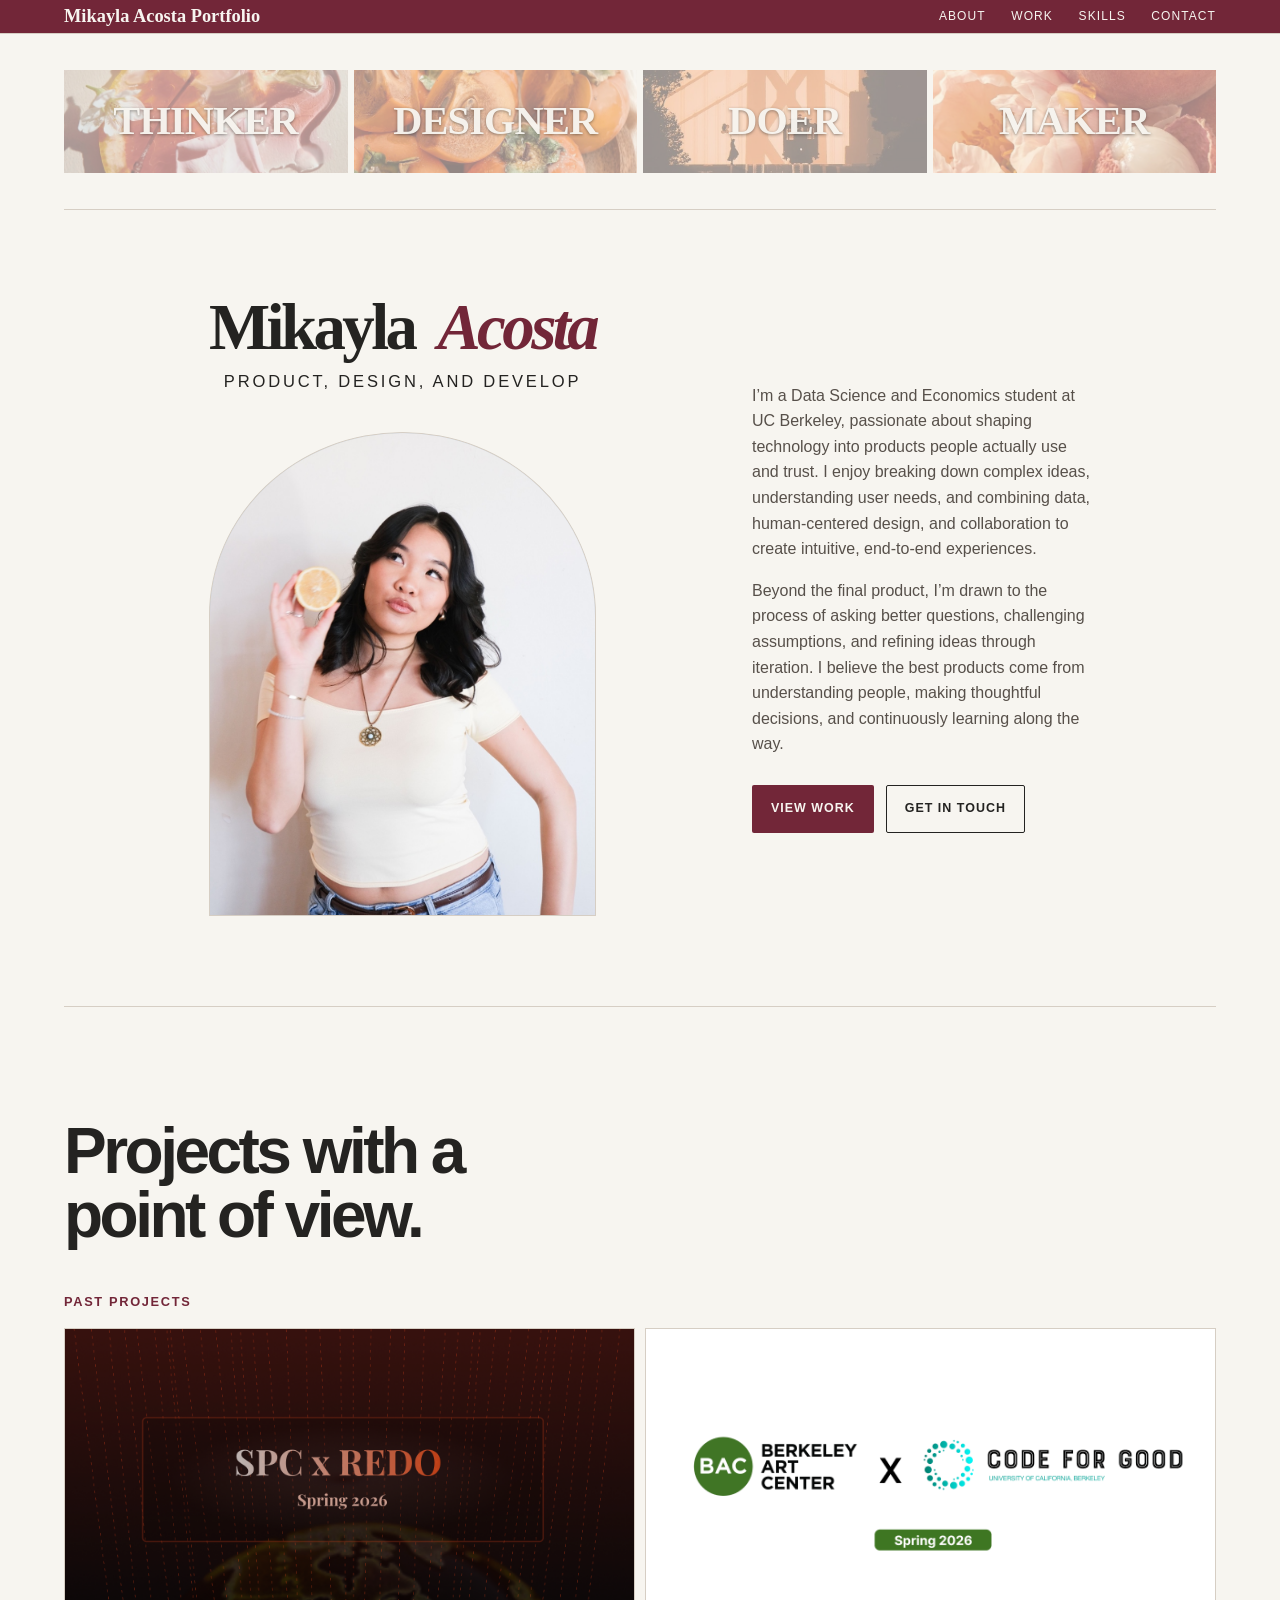
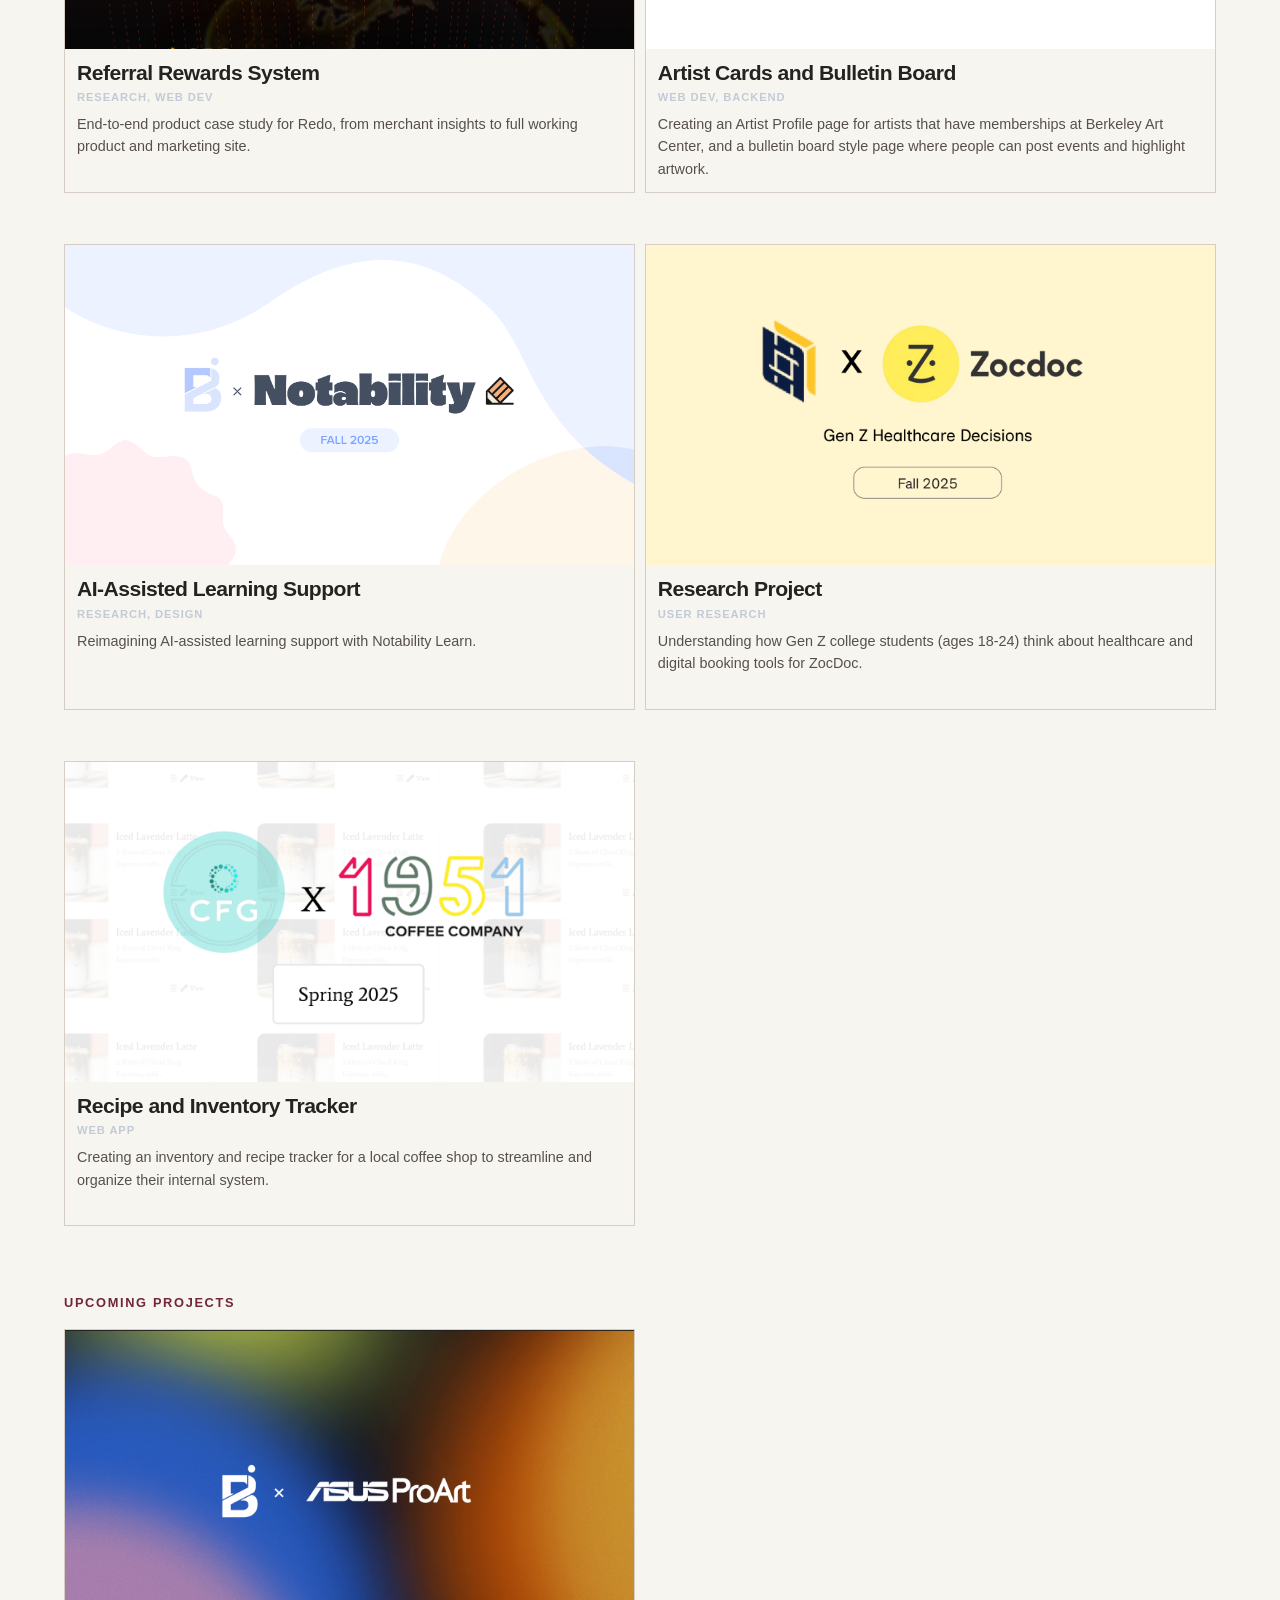
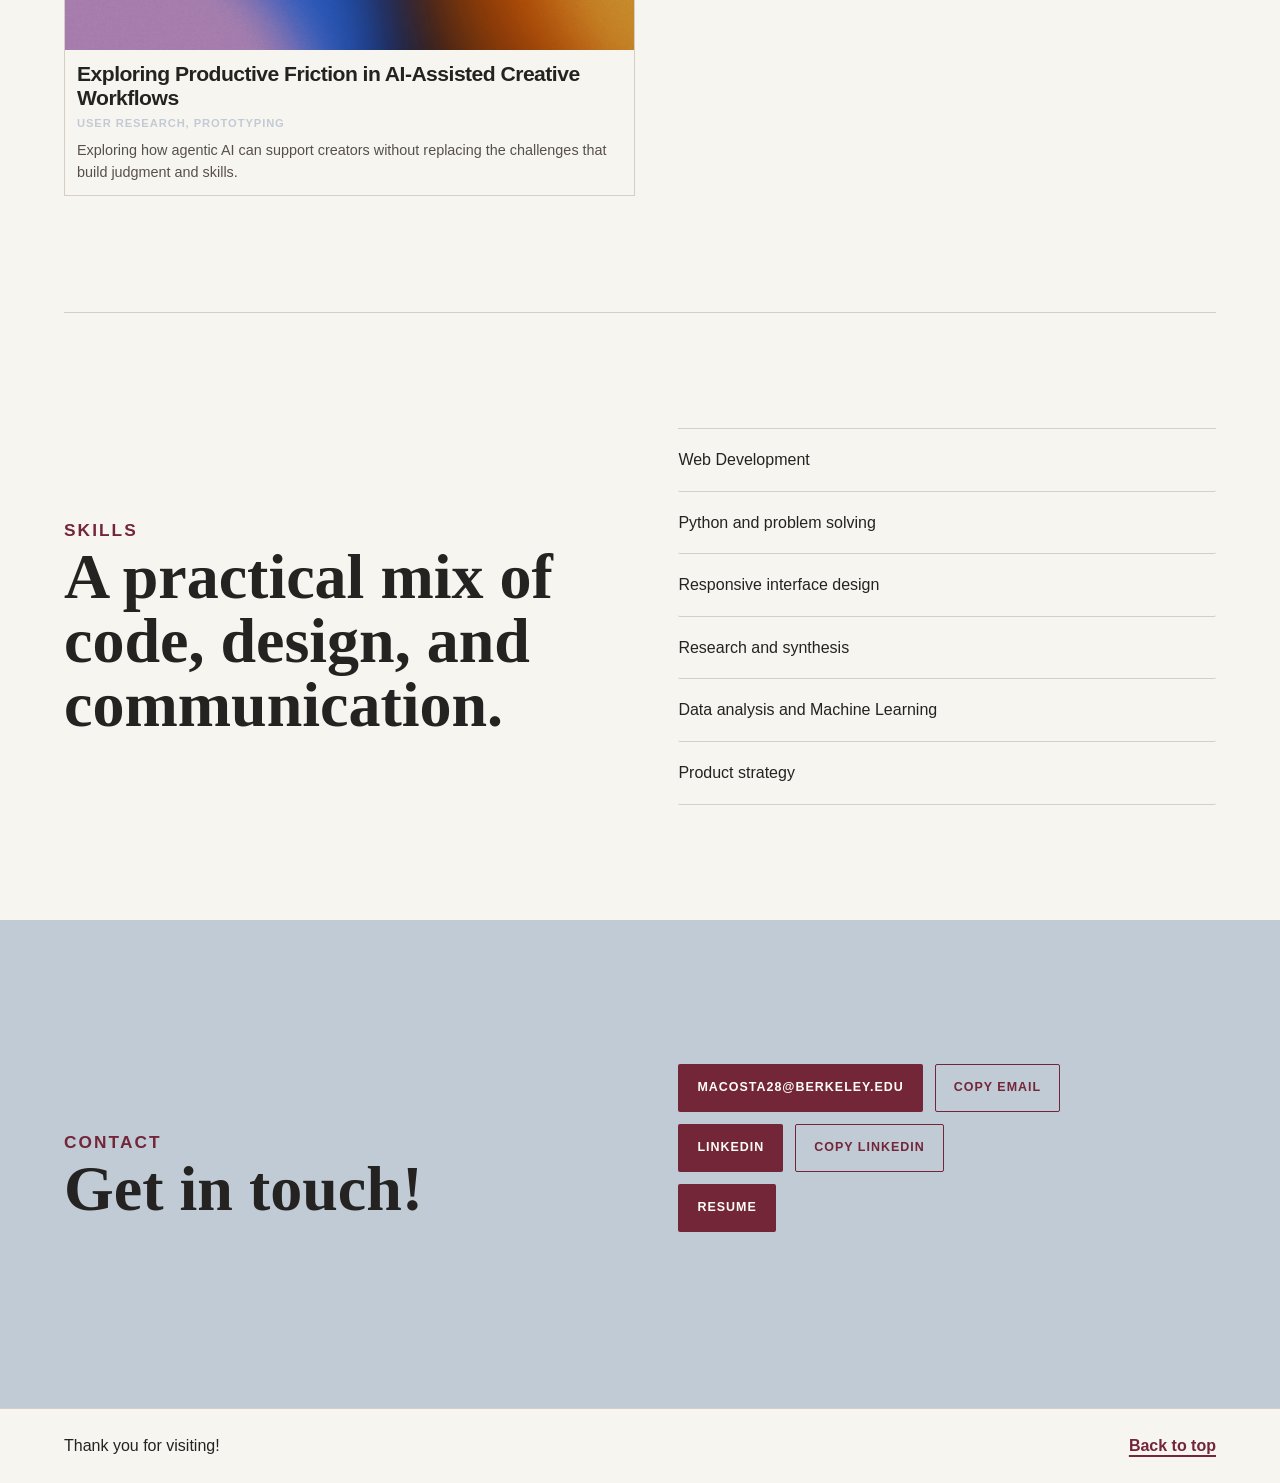
<file: index.html>
<!doctype html>
<html lang="en">
  <head>
    <meta charset="UTF-8" />
    <meta name="viewport" content="width=device-width, initial-scale=1.0" />
    <title>Mikayla Acosta | Portfolio</title>
    <meta
      name="description"
      content="Portfolio for Mikayla Acosta, featuring selected work, skills, and ways to get in touch."
    />
    <link rel="preconnect" href="https://images.unsplash.com" />
    <link rel="stylesheet" href="styles.css" />
    <link rel="stylesheet" href="home.css" />
  </head>
  <body class="editorial-home">
    <header class="site-header" data-header>
      <a class="brand" href="#top" aria-label="Mikayla Acosta Portfolio home">Mikayla Acosta Portfolio</a>
      <nav class="nav-links" aria-label="Primary navigation">
        <a href="#about">About</a>
        <a href="#work">Work</a>
        <a href="#skills">Skills</a>
        <a href="#contact">Contact</a>
      </nav>
    </header>

    <main id="top">
      <div class="editorial-spreads">
        <section class="editorial-spread editorial-spread--banner" aria-label="Image collage">
          <div class="editorial-mosaic">
            <div class="editorial-banner-tile">
              <img src="assets/banner-citrus.jpg" alt="" />
              <span>Thinker</span>
            </div>
            <div class="editorial-banner-tile">
              <img src="assets/banner-persimmons.jpg" alt="" />
              <span>Designer</span>
            </div>
            <div class="editorial-banner-tile">
              <img class="banner-image-bottom" src="assets/banner-doer-sunset.png" alt="" />
              <span>Doer</span>
            </div>
            <div class="editorial-banner-tile">
              <img src="assets/banner-lychee.jpg" alt="" />
              <span>Maker</span>
            </div>
          </div>
        </section>

        <section class="editorial-spread editorial-spread--notes" id="about" aria-labelledby="notes-template-title">
          <div class="editorial-spread-lead">
            <div class="editorial-nameplate">
              <h1 id="notes-template-title">Mikayla <em>Acosta</em></h1>
              <p>PRODUCT, DESIGN, AND DEVELOP</p>
            </div>
            <img class="editorial-image editorial-image--arch" src="assets/home-portrait-lemon.jpg" alt="Mikayla Acosta holding a lemon slice" />
          </div>
          <div class="editorial-notes">
            <p>
              I&rsquo;m a Data Science and Economics student at UC Berkeley, passionate about shaping
              technology into products people actually use and trust. I enjoy breaking down complex
              ideas, understanding user needs, and combining data, human-centered design, and
              collaboration to create intuitive, end-to-end experiences.
            </p>
            <p>
              Beyond the final product, I&rsquo;m drawn to the process of asking better questions,
              challenging assumptions, and refining ideas through iteration. I believe the best
              products come from understanding people, making thoughtful decisions, and continuously
              learning along the way.
            </p>
            <div class="hero-actions" role="group" aria-label="Portfolio actions">
              <a class="button primary" href="#work">View work</a>
              <a class="button secondary" href="#contact">Get in touch</a>
            </div>
          </div>
        </section>
      </div>

      <section class="section" id="work" aria-labelledby="work-title">
        <div class="section-inner">
          <div class="section-heading">
            <h2 id="work-title">
              <span class="no-wrap">Projects with a</span><br />
              point of view.
            </h2>
          </div>

          <div class="project-groups">
            <section class="project-category" data-project-category aria-labelledby="past-projects-title">
              <h3 class="category-title" id="past-projects-title">Past Projects</h3>
              <div class="project-grid">
                <a class="project-card" href="projects/study-sprint.html" aria-label="Open Referral Rewards System project page">
                  <span class="project-card-inner">
                    <span class="project-face project-front">
                      <img
                        class="redo-card-image"
                        src="assets/redo-spc-cover.png"
                        alt="SPC x Redo project cover"
                      />
                      <span class="project-body">
                        <span class="project-type">Research, Web Dev</span>
                        <span class="project-title">Referral Rewards System</span>
                        <span class="project-summary">
                          End-to-end product case study for Redo, from merchant insights to full
                          working product and marketing site.
                        </span>
                      </span>
                    </span>
                    <span class="project-face project-back">
                      <span class="project-type">Overview</span>
                      <span class="project-title">Referral Rewards System</span>
                      <span class="project-summary">
                        A product story that connects merchant research, prototype design, and a
                        marketing site into one clear feature launch direction.
                      </span>
                      <span class="project-hint">Click to read the full case study</span>
                    </span>
                  </span>
                </a>

                <a class="project-card" href="projects/community-archive.html" aria-label="Open Artist Cards and Bulletin Board project page">
                  <span class="project-card-inner">
                    <span class="project-face project-front">
                      <img
                        class="berkeley-card-image"
                        src="assets/berkeley-art-center-cover.png"
                        alt="CFG and Berkeley Art Center project cover"
                      />
                      <span class="project-body">
                        <span class="project-type">Web Dev, Backend</span>
                        <span class="project-title">Artist Cards and Bulletin Board</span>
                        <span class="project-summary">
                          Creating an Artist Profile page for artists that have memberships at
                          Berkeley Art Center, and a bulletin board style page where people can post
                          events and highlight artwork.
                        </span>
                      </span>
                    </span>
                    <span class="project-face project-back">
                      <span class="project-type">Overview</span>
                      <span class="project-title">Artist Cards and Bulletin Board</span>
                      <span class="project-summary">
                        A web development project for artist profiles, event posts, and featured
                        artwork within a community arts platform.
                      </span>
                      <span class="project-hint">Click to read the full case study</span>
                    </span>
                  </span>
                </a>

                <a class="project-card" href="projects/notability.html" aria-label="Open Notability project page">
                  <span class="project-card-inner">
                    <span class="project-face project-front">
                      <img
                        src="assets/notability-hero-cover.png"
                        alt="Balsamiq and Notability Fall 2025 project cover"
                      />
                      <span class="project-body">
                        <span class="project-type">Research, Design</span>
                        <span class="project-title">AI-Assisted Learning Support</span>
                        <span class="project-summary">
                          Reimagining AI-assisted learning support with Notability Learn.
                        </span>
                      </span>
                    </span>
                    <span class="project-face project-back">
                      <span class="project-type">Overview</span>
                      <span class="project-title">Notability Learn</span>
                      <span class="project-summary">
                        A UX research and prototyping project focused on accessible, motivating
                        study support inside an existing note-taking product.
                      </span>
                      <span class="project-hint">Click to read the full case study</span>
                    </span>
                  </span>
                </a>

                <a class="project-card" href="projects/portfolio-system.html" aria-label="Open Research Project page">
                  <span class="project-card-inner">
                    <span class="project-face project-front">
                      <img
                        src="assets/zocdoc-healthcare-decisions-wide.png"
                        alt="Zocdoc Gen Z Healthcare Decisions project cover"
                      />
                      <span class="project-body">
                        <span class="project-type">User Research</span>
                        <span class="project-title">Research Project</span>
                        <span class="project-summary">
                          Understanding how Gen Z college students (ages 18-24) think about
                          healthcare and digital booking tools for ZocDoc.
                        </span>
                      </span>
                    </span>
                    <span class="project-face project-back">
                      <span class="project-type">Overview</span>
                      <span class="project-title">Research Project</span>
                      <span class="project-summary">
                        Understanding how Gen Z college students think about healthcare access,
                        trust, and digital booking tools for ZocDoc.
                      </span>
                      <span class="project-hint">Click to read the full case study</span>
                    </span>
                  </span>
                </a>

                <a class="project-card" href="projects/campus-planner.html" aria-label="Open Recipe and Inventory Tracker project page">
                  <span class="project-card-inner">
                    <span class="project-face project-front">
                      <img
                        src="assets/coffee-inventory-cover.png"
                        alt="Coffee company inventory tracker project cover"
                      />
                      <span class="project-body">
                        <span class="project-type">Web App</span>
                        <span class="project-title">Recipe and Inventory Tracker</span>
                        <span class="project-summary">
                          Creating an inventory and recipe tracker for a local coffee shop to
                          streamline and organize their internal system.
                        </span>
                      </span>
                    </span>
                    <span class="project-face project-back">
                      <span class="project-type">Overview</span>
                      <span class="project-title">Recipe and Inventory Tracker</span>
                      <span class="project-summary">
                        Built to keep recipes, supplies, and inventory needs easier to track in one
                        organized system.
                      </span>
                      <span class="project-hint">Click to read the full case study</span>
                    </span>
                  </span>
                </a>
              </div>
            </section>

            <section class="project-category" data-project-category aria-labelledby="upcoming-projects-title">
              <h3 class="category-title" id="upcoming-projects-title">Upcoming Projects</h3>
              <div class="project-grid">
                <a class="project-card" href="projects/asus-proart.html" aria-label="Open ASUS ProArt project page">
                  <span class="project-card-inner">
                    <span class="project-face project-front">
                      <img src="assets/asus-proart-cover.png" alt="Berkeley Innovation and ASUS ProArt project cover" />
                      <span class="project-body">
                        <span class="project-type">User Research, Prototyping</span>
                        <span class="project-title">Exploring Productive Friction in AI-Assisted Creative Workflows</span>
                        <span class="project-summary">
                          Exploring how agentic AI can support creators without replacing the
                          challenges that build judgment and skills.
                        </span>
                      </span>
                    </span>
                    <span class="project-face project-back">
                      <span class="project-type">Ongoing</span>
                      <span class="project-title">ASUS ProArt</span>
                      <span class="project-summary">
                        A research and prototyping project with ASUS ProArt exploring where AI
                        should streamline creative work and where it should leave room for creators
                        to build their judgment and skills.
                      </span>
                      <span class="project-hint">Read the case study</span>
                    </span>
                  </span>
                </a>
              </div>
            </section>
          </div>
        </div>
      </section>

      <section class="section split-section" id="skills" aria-labelledby="skills-title">
        <div class="section-inner split-grid">
          <div>
            <p class="eyebrow">Skills</p>
            <h2 id="skills-title">A practical mix of code, design, and communication.</h2>
          </div>
          <ul class="skill-list" aria-label="Skill areas">
            <li>Web Development</li>
            <li>Python and problem solving</li>
            <li>Responsive interface design</li>
            <li>Research and synthesis</li>
            <li>Data analysis and Machine Learning</li>
            <li>Product strategy</li>
          </ul>
        </div>
      </section>

      <section class="contact band" id="contact" aria-labelledby="contact-title">
        <div class="section-inner contact-grid">
          <div>
            <p class="eyebrow">Contact</p>
            <h2 id="contact-title">Get in touch!</h2>
          </div>
          <div class="contact-actions">
            <div class="contact-action-row">
              <a class="button primary" href="mailto:macosta28@berkeley.edu">macosta28@berkeley.edu</a>
              <button class="button secondary" type="button" data-copy-value="macosta28@berkeley.edu" data-copy-message="Email copied.">
                Copy email
              </button>
            </div>
            <div class="contact-action-row">
              <a class="button primary" href="https://www.linkedin.com/in/mikaylagacosta/" target="_blank" rel="noreferrer">
                LinkedIn
              </a>
              <button class="button secondary" type="button" data-copy-value="https://www.linkedin.com/in/mikaylagacosta/" data-copy-message="LinkedIn copied.">
                Copy LinkedIn
              </button>
            </div>
            <div class="contact-action-row">
              <a class="button primary" href="assets/mikayla-acosta-resume.pdf?v=88a1992" target="_blank" rel="noreferrer">
                Resume
              </a>
            </div>
            <p class="copy-status" data-copy-status aria-live="polite"></p>
          </div>
        </div>
      </section>
    </main>

    <footer class="site-footer">
      <p>Thank you for visiting!</p>
      <a href="#top">Back to top</a>
    </footer>

    <script src="script.js"></script>
  </body>
</html>
</file>
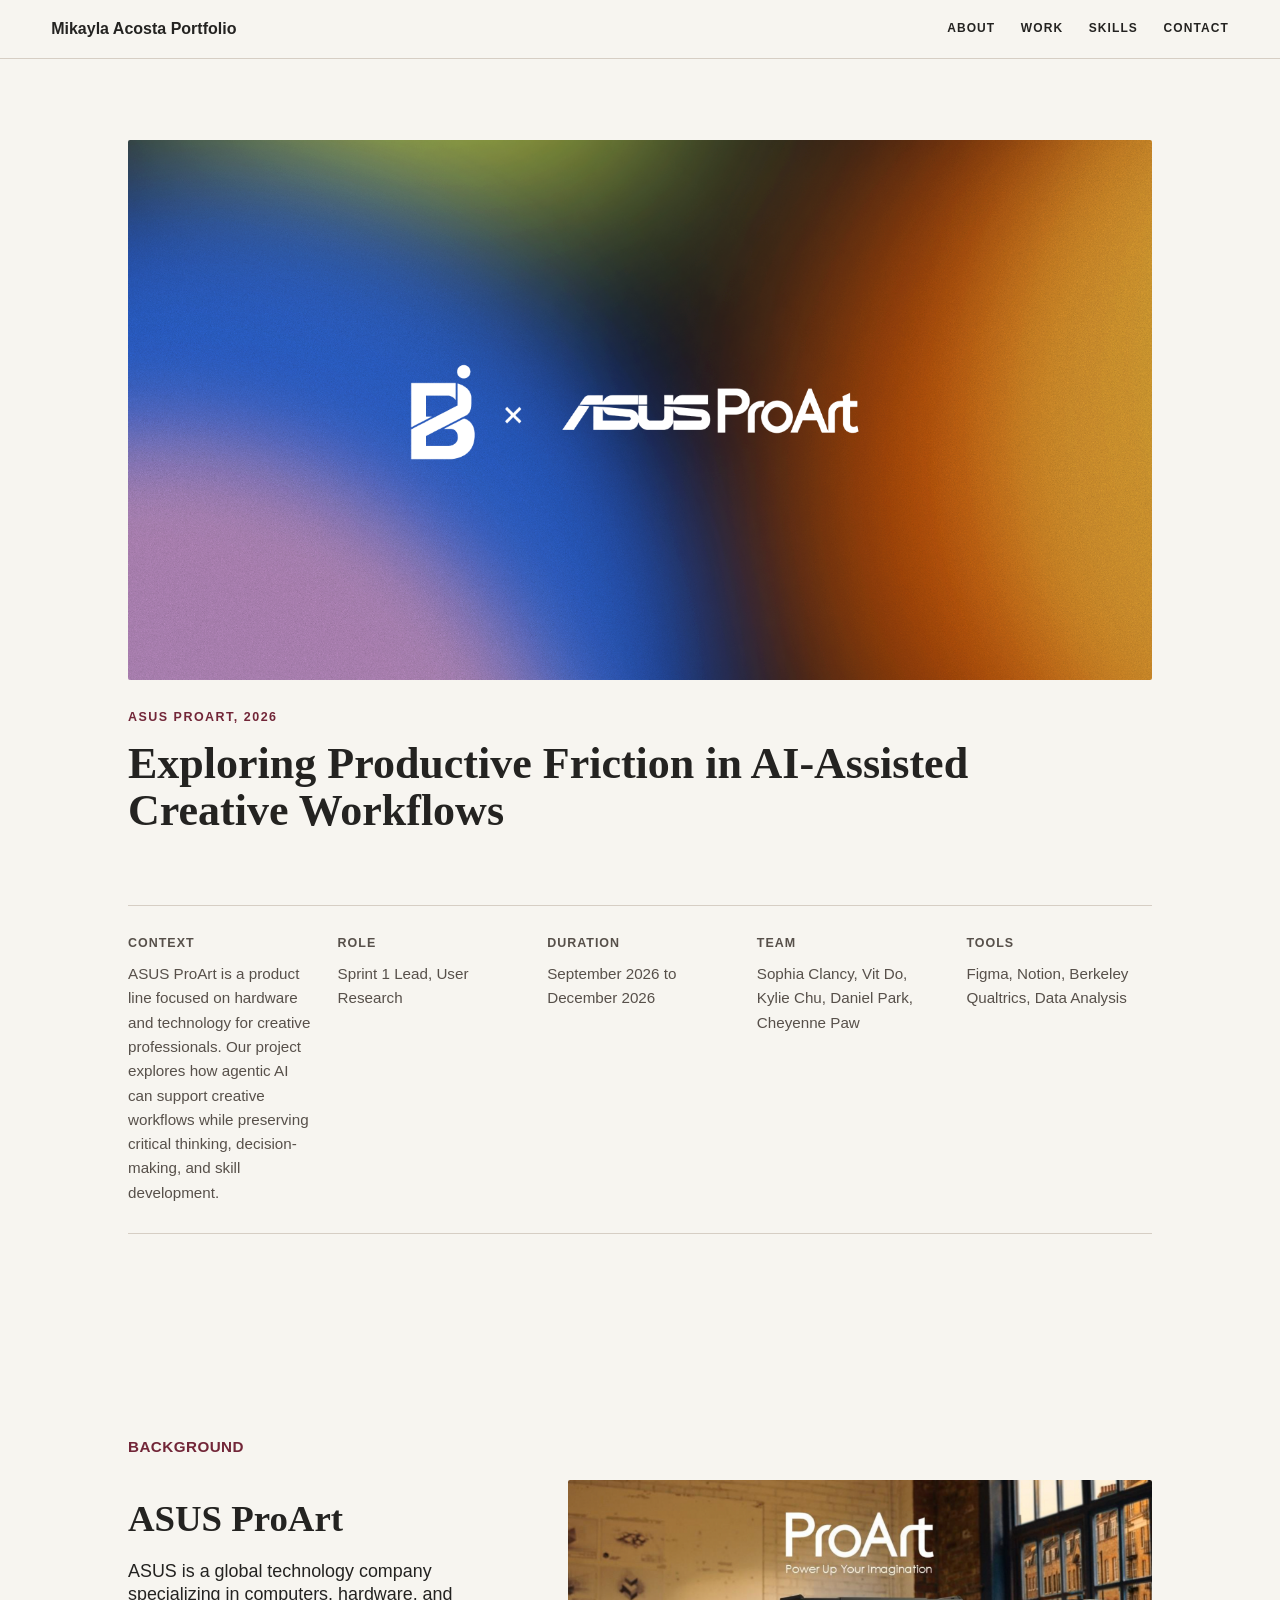
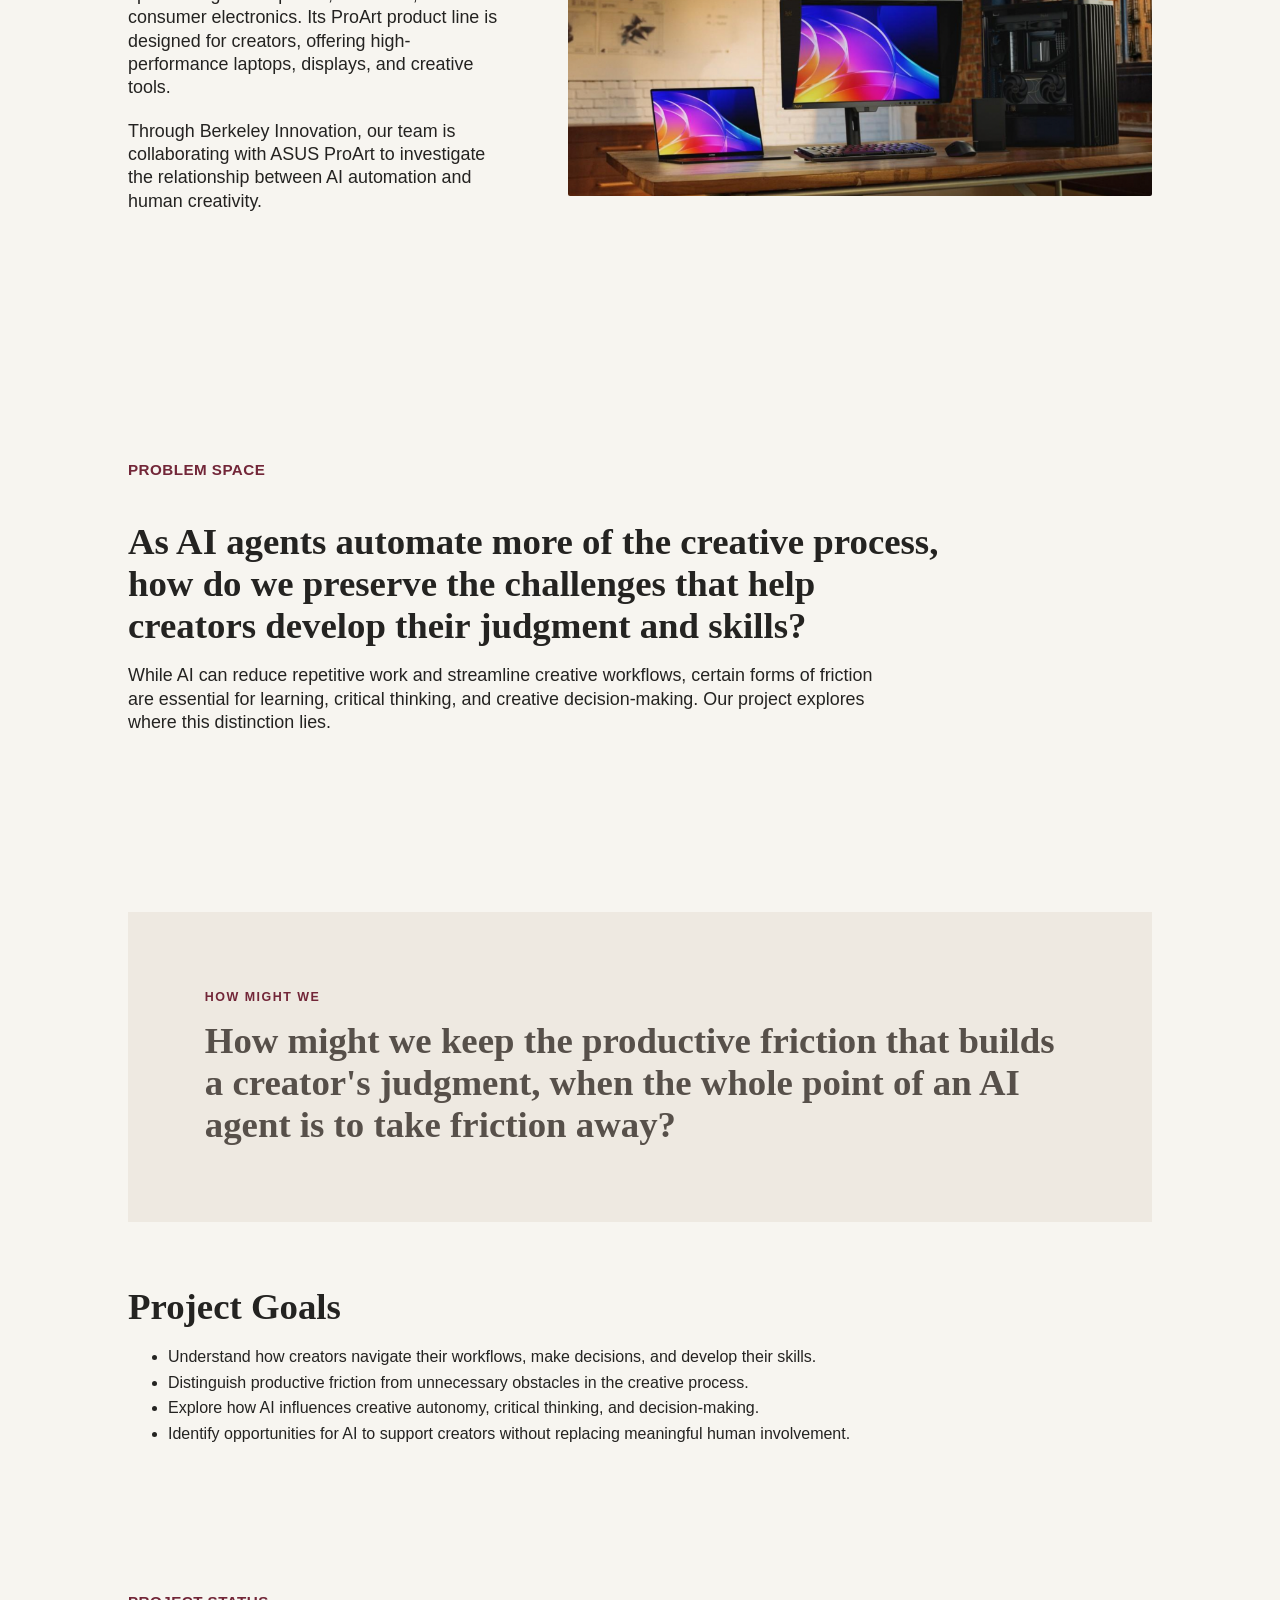
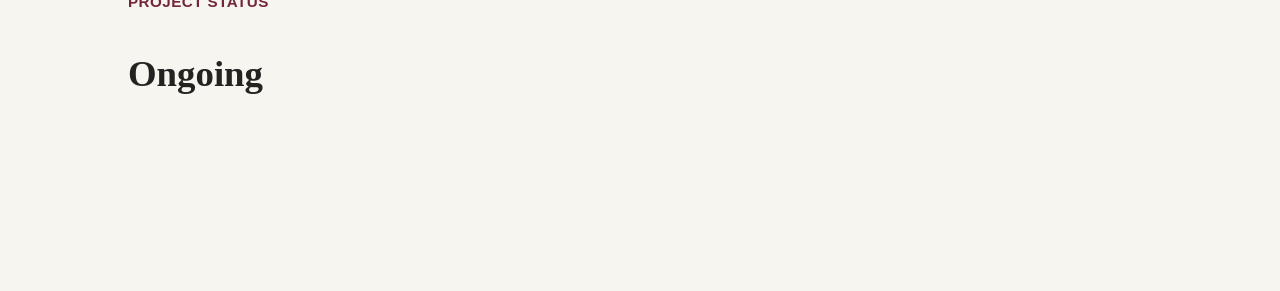
<file: projects/asus-proart.html>
<!doctype html>
<html lang="en">
  <head>
    <meta charset="UTF-8" />
    <meta name="viewport" content="width=device-width, initial-scale=1.0" />
    <title>ASUS ProArt | Mikayla Acosta</title>
    <link rel="stylesheet" href="../styles.css" />
  </head>
  <body>
    <header class="site-header" data-header>
      <a class="brand" href="../index.html#top">Mikayla Acosta Portfolio</a>
      <nav class="nav-links" aria-label="Primary navigation">
        <a href="../index.html#about">About</a>
        <a href="../index.html#work">Work</a>
        <a href="../index.html#skills">Skills</a>
        <a href="../index.html#contact">Contact</a>
      </nav>
    </header>

    <main class="case-study-page">
      <section class="case-hero">
        <img
          class="case-hero-image"
          src="../assets/asus-proart-cover.png"
          alt="Berkeley Innovation and ASUS ProArt project cover"
        />
        <p class="eyebrow">ASUS ProArt, 2026</p>
        <h1>Exploring Productive Friction in AI-Assisted Creative Workflows</h1>
      </section>

      <section class="case-meta" aria-label="Project details">
        <div>
          <p class="case-label">Context</p>
          <p>ASUS ProArt is a product line focused on hardware and technology for creative professionals. Our project explores how agentic AI can support creative workflows while preserving critical thinking, decision-making, and skill development.</p>
        </div>
        <div>
          <p class="case-label">Role</p>
          <p>Sprint 1 Lead, User Research</p>
        </div>
        <div>
          <p class="case-label">Duration</p>
          <p>September 2026 to December 2026</p>
        </div>
        <div>
          <p class="case-label">Team</p>
          <p>Sophia Clancy, Vit Do, Kylie Chu, Daniel Park, Cheyenne Paw</p>
        </div>
        <div>
          <p class="case-label">Tools</p>
          <p>Figma, Notion, Berkeley Qualtrics, Data Analysis</p>
        </div>
      </section>

      <section class="case-slide split-slide text-left">
        <div class="slide-copy">
          <p class="eyebrow">Background</p>
          <h2>ASUS ProArt</h2>
          <p>ASUS is a global technology company specializing in computers, hardware, and consumer electronics. Its ProArt product line is designed for creators, offering high-performance laptops, displays, and creative tools.</p>
          <p>Through Berkeley Innovation, our team is collaborating with ASUS ProArt to investigate the relationship between AI automation and human creativity.</p>
        </div>
        <figure class="media-frame slide-media asus-background-media">
          <img src="../assets/asus-proart-background.png" alt="ASUS ProArt laptop, monitor, and desktop workstation on a studio desk" />
        </figure>
      </section>

      <section class="case-section matched-section-label">
        <p class="eyebrow">Problem Space</p>
        <h2>As AI agents automate more of the creative process, how do we preserve the challenges that help creators develop their judgment and skills?</h2>
        <p>While AI can reduce repetitive work and streamline creative workflows, certain forms of friction are essential for learning, critical thinking, and creative decision-making. Our project explores where this distinction lies.</p>
      </section>

      <section class="case-callout">
        <p class="eyebrow">How Might We</p>
        <h2>How might we keep the productive friction that builds a creator's judgment, when the whole point of an AI agent is to take friction away?</h2>
      </section>

      <section class="case-section matched-section-label">
        <h2>Project Goals</h2>
        <ul>
          <li>Understand how creators navigate their workflows, make decisions, and develop their skills.</li>
          <li>Distinguish productive friction from unnecessary obstacles in the creative process.</li>
          <li>Explore how AI influences creative autonomy, critical thinking, and decision-making.</li>
          <li>Identify opportunities for AI to support creators without replacing meaningful human involvement.</li>
        </ul>
      </section>

      <section class="case-section matched-section-label">
        <p class="eyebrow">Project Status</p>
        <h2>Ongoing</h2>
      </section>

      <a class="back-link" href="../index.html#work">Back to projects</a>
    </main>

    <script src="../script.js"></script>
  </body>
</html>
</file>
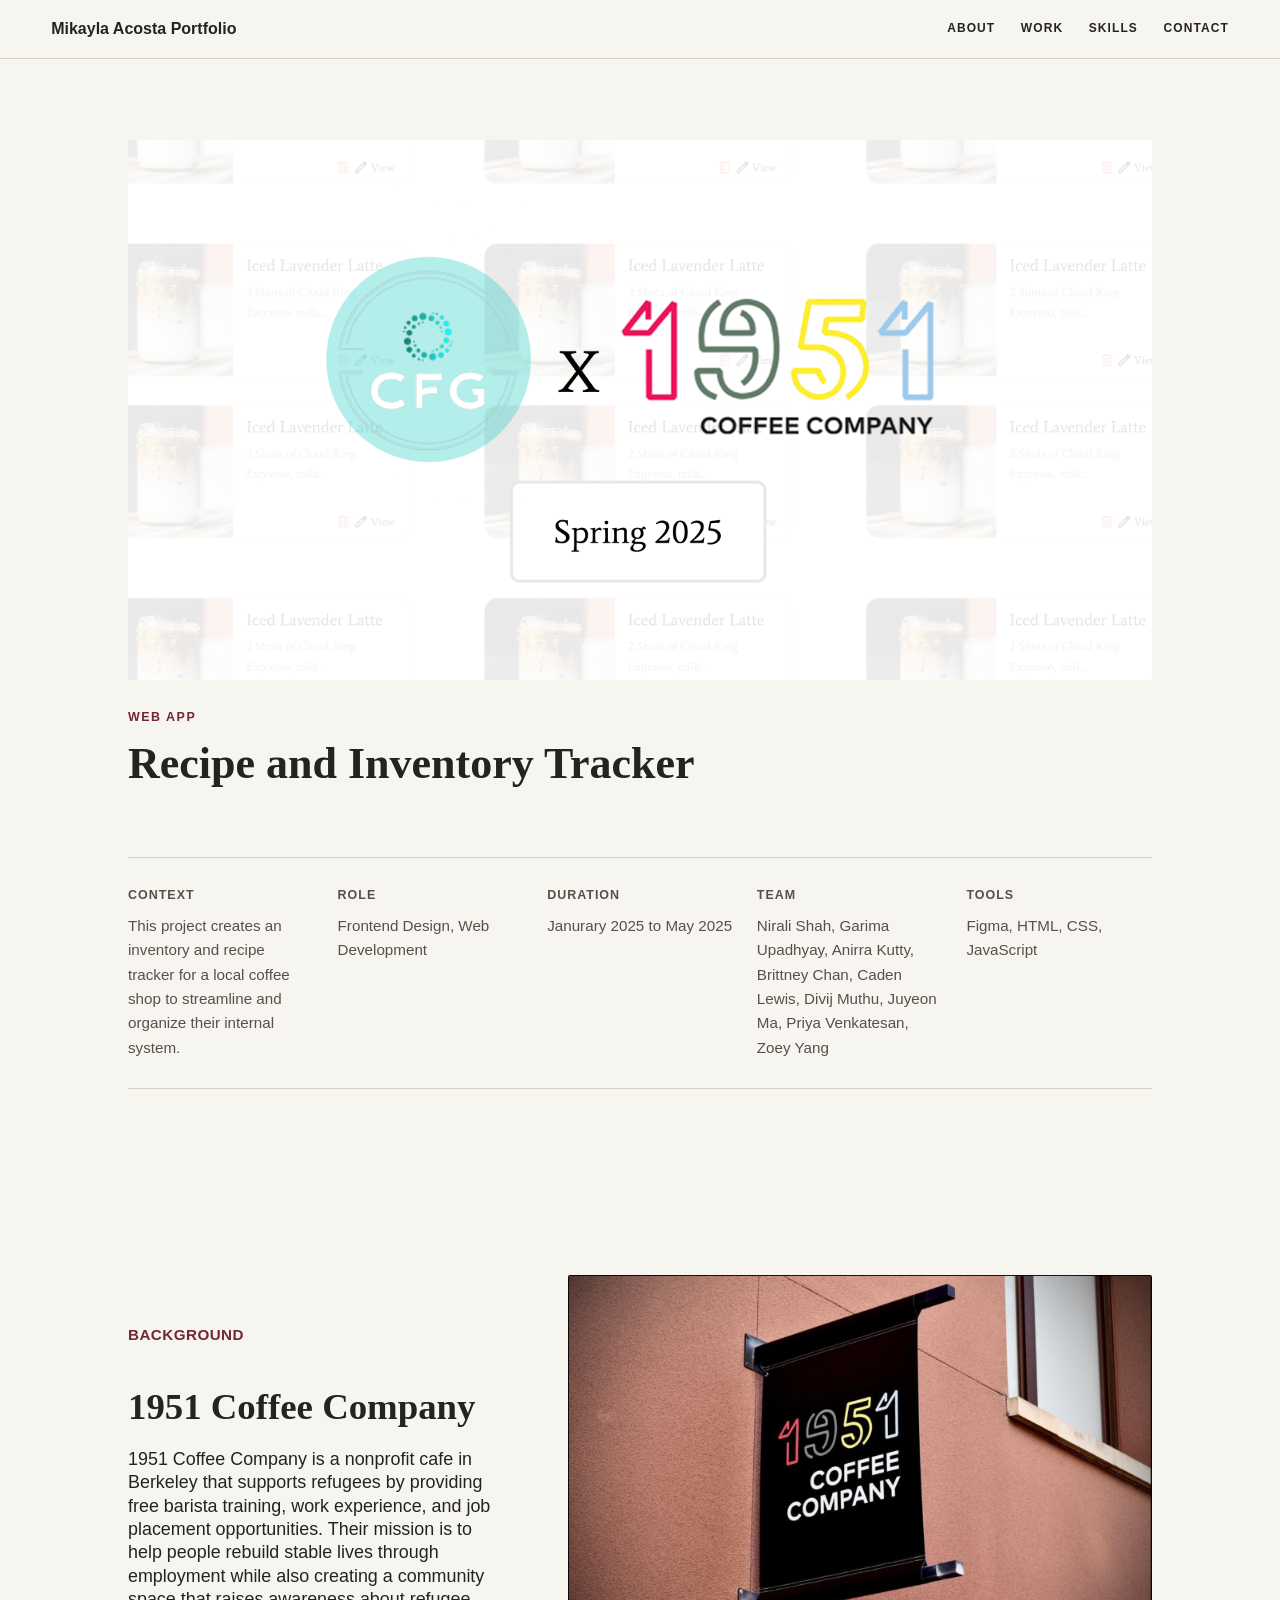
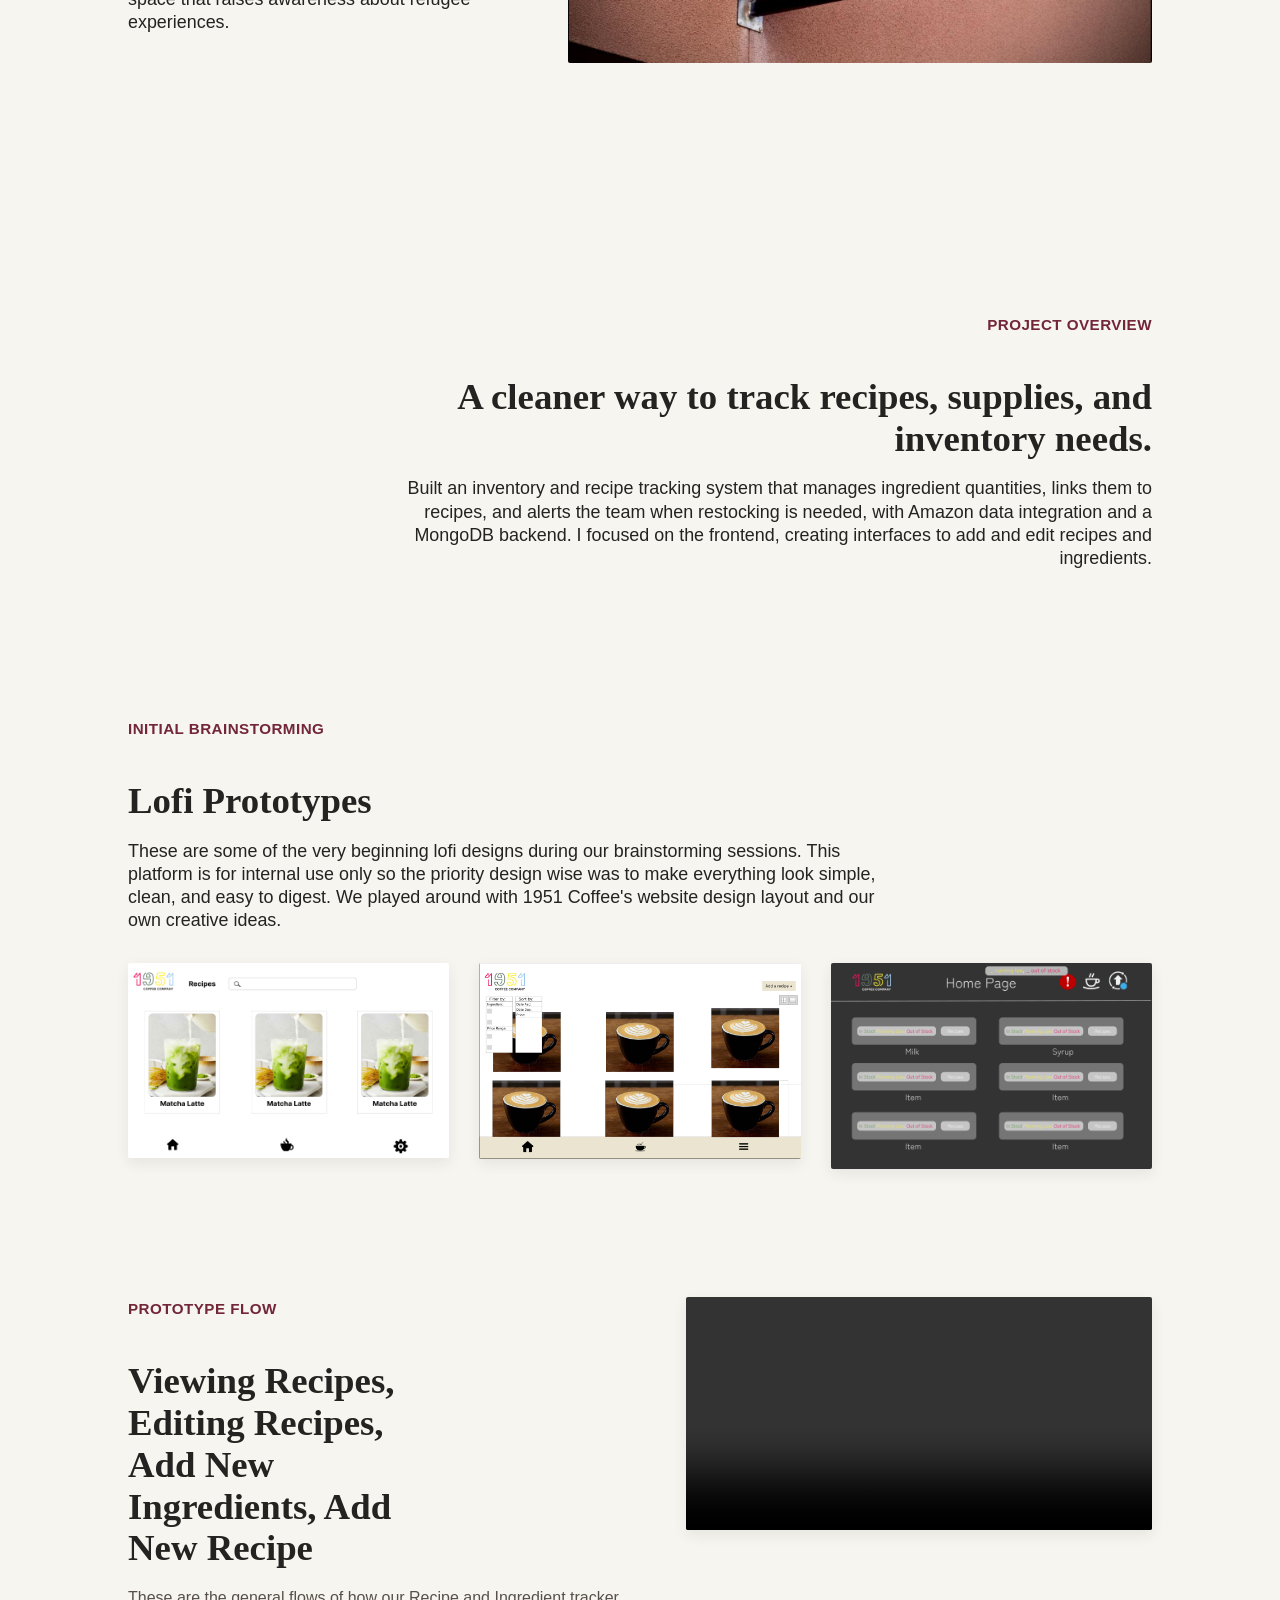
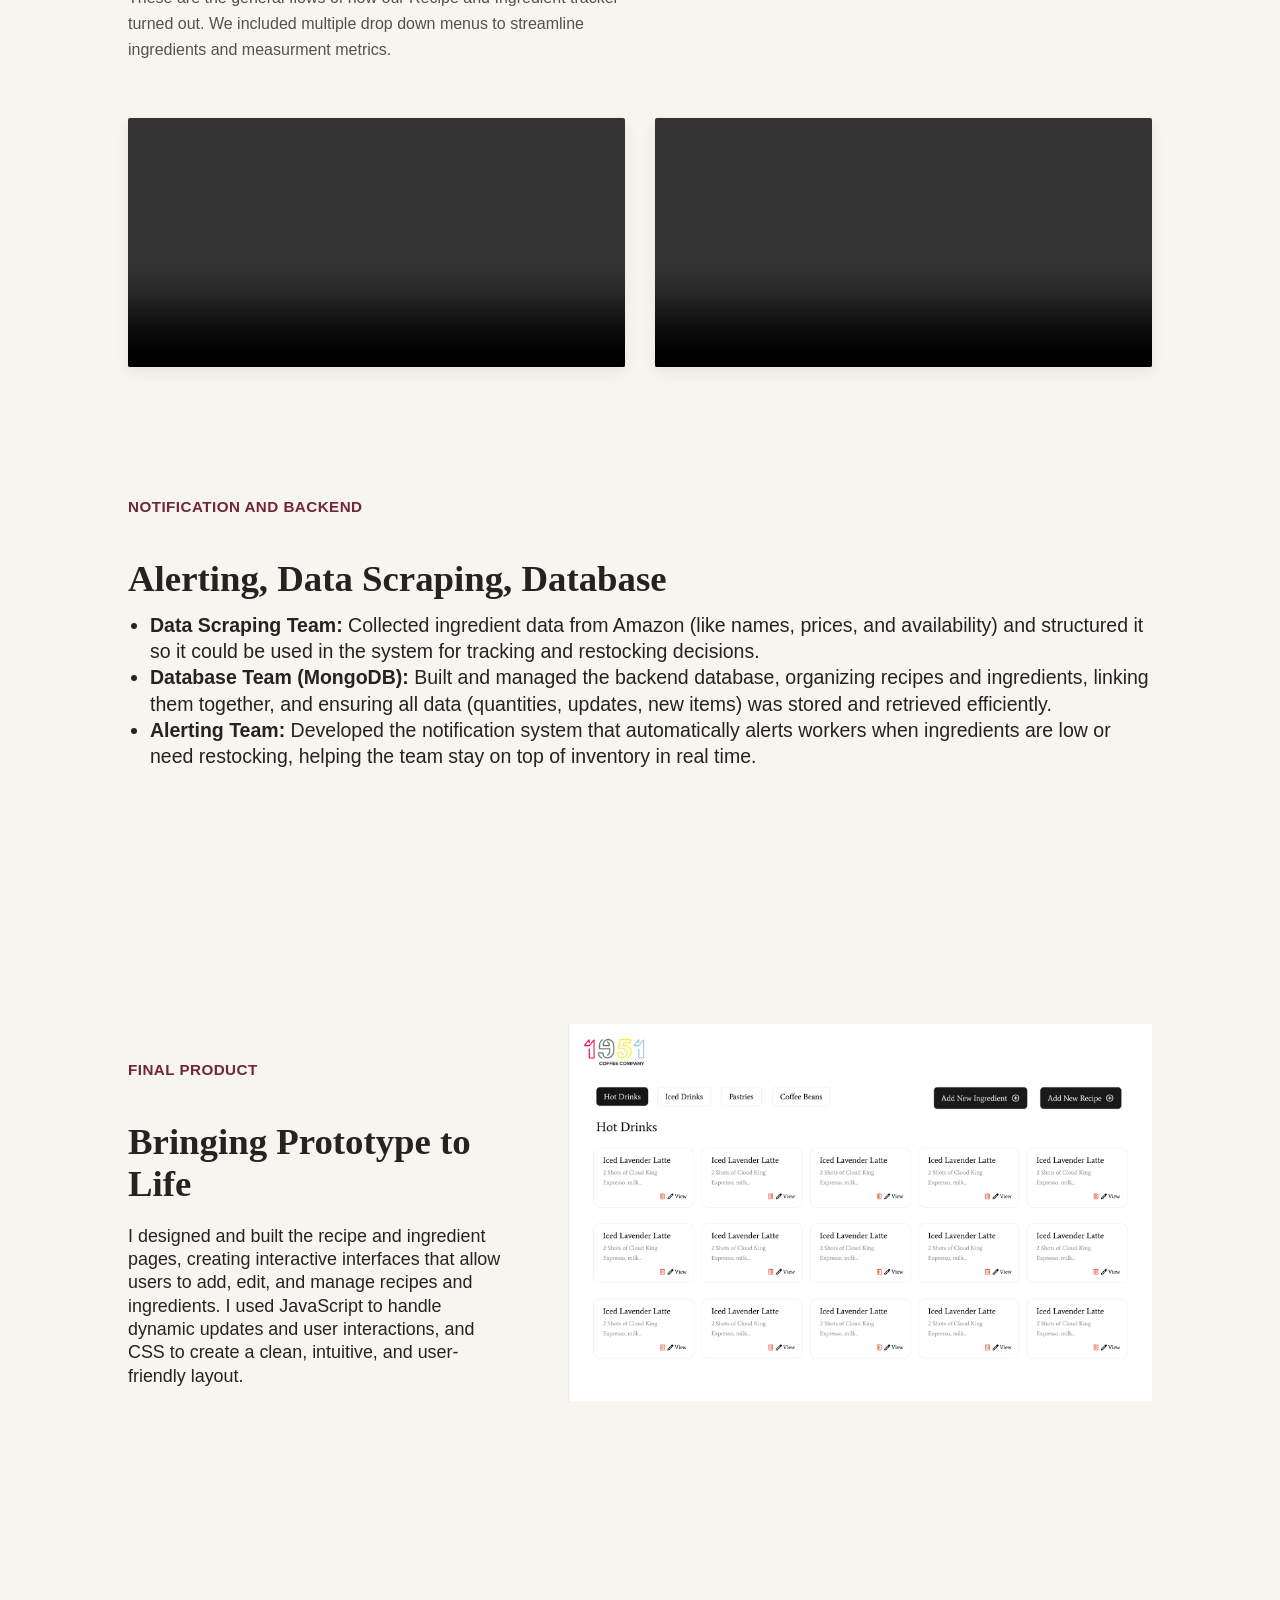
<file: projects/campus-planner.html>
<!doctype html>
<html lang="en">
  <head>
    <meta charset="UTF-8" />
    <meta name="viewport" content="width=device-width, initial-scale=1.0" />
    <title>Recipe and Inventory Tracker | Mikayla Acosta</title>
    <link rel="stylesheet" href="../styles.css" />
  </head>
  <body>
    <header class="site-header" data-header>
      <a class="brand" href="../index.html#top">Mikayla Acosta Portfolio</a>
      <nav class="nav-links" aria-label="Primary navigation">
        <a href="../index.html#about">About</a>
        <a href="../index.html#work">Work</a>
        <a href="../index.html#skills">Skills</a>
        <a href="../index.html#contact">Contact</a>
      </nav>
    </header>

    <main class="case-study-page">
      <section class="case-hero" id="overview">
        <img
          class="case-hero-image"
          src="../assets/coffee-inventory-cover.png"
          alt="Coffee company inventory tracker project cover"
        />
        <p class="eyebrow">Web App</p>
        <h1>Recipe and Inventory Tracker</h1>
      </section>

      <section class="case-meta" aria-label="Project details">
        <div>
          <p class="case-label">Context</p>
          <p>
            This project creates an inventory and recipe tracker for a local coffee shop to
            streamline and organize their internal system.
          </p>
        </div>
        <div>
          <p class="case-label">Role</p>
          <p>Frontend Design, Web Development</p>
        </div>
        <div>
          <p class="case-label">Duration</p>
          <p>Janurary 2025 to May 2025</p>
        </div>
        <div>
          <p class="case-label">Team</p>
          <p>
            Nirali Shah, Garima Upadhyay, Anirra Kutty, Brittney Chan, Caden Lewis, Divij Muthu,
            Juyeon Ma, Priya Venkatesan, Zoey Yang
          </p>
        </div>
        <div>
          <p class="case-label">Tools</p>
          <p>Figma, HTML, CSS, JavaScript</p>
        </div>
      </section>

      <section class="case-slide split-slide text-left">
        <div class="slide-copy">
          <p class="eyebrow">Background</p>
          <h2>1951 Coffee Company</h2>
          <p>
            1951 Coffee Company is a nonprofit cafe in Berkeley that supports refugees by providing
            free barista training, work experience, and job placement opportunities. Their mission
            is to help people rebuild stable lives through employment while also creating a
            community space that raises awareness about refugee experiences.
          </p>
        </div>
        <figure class="media-frame slide-media">
          <img src="../assets/1951-coffee-company-sign.png" alt="1951 Coffee Company sign outside the cafe" />
        </figure>
      </section>

      <section class="case-section project-overview-section matched-section-label">
        <p class="eyebrow">Project Overview</p>
        <h2>A cleaner way to track recipes, supplies, and inventory needs.</h2>
        <p>
          Built an inventory and recipe tracking system that manages ingredient quantities, links
          them to recipes, and alerts the team when restocking is needed, with Amazon data
          integration and a MongoDB backend. I focused on the frontend, creating interfaces to add
          and edit recipes and ingredients.
        </p>
      </section>

      <section class="case-section matched-section-label">
        <p class="eyebrow">Initial Brainstorming</p>
        <h2>Lofi Prototypes</h2>
        <p>
          These are some of the very beginning lofi designs during our brainstorming sessions. This
          platform is for internal use only so the priority design wise was to make everything look
          simple, clean, and easy to digest. We played around with 1951 Coffee's website design
          layout and our own creative ideas.
        </p>
        <div class="media-row lofi-prototype-row">
          <figure class="prototype-figure">
            <img src="../assets/1951-lofi-prototype-1.png" alt="Early low-fidelity recipe browsing prototype" />
          </figure>
          <figure class="prototype-figure">
            <img src="../assets/1951-lofi-prototype-2.png" alt="Early low-fidelity inventory browsing prototype" />
          </figure>
          <figure class="prototype-figure">
            <img src="../assets/1951-lofi-prototype-3.png" alt="Early low-fidelity home page prototype" />
          </figure>
        </div>
      </section>

      <section class="case-section prototype-flow-section matched-section-label">
        <div class="prototype-flow-top">
          <div class="prototype-flow-copy">
            <p class="eyebrow">Prototype Flow</p>
            <h2>Viewing Recipes, Editing Recipes, Add New Ingredients, Add New Recipe</h2>
            <p>
              These are the general flows of how our Recipe and Ingredient tracker turned out. We
              included multiple drop down menus to streamline ingredients and measurment metrics.
            </p>
          </div>
          <figure class="prototype-video-figure prototype-video-feature">
            <video controls playsinline preload="metadata">
              <source src="../assets/1951-prototype-flow-1.mov" />
              Your browser does not support the video tag.
            </video>
          </figure>
        </div>
        <div class="media-row prototype-flow-row">
          <figure class="prototype-video-figure">
            <video controls playsinline preload="metadata">
              <source src="../assets/1951-prototype-flow-2.mov" />
              Your browser does not support the video tag.
            </video>
          </figure>
          <figure class="prototype-video-figure">
            <video controls playsinline preload="metadata">
              <source src="../assets/1951-prototype-flow-3.mov" />
              Your browser does not support the video tag.
            </video>
          </figure>
        </div>
      </section>

      <section class="case-section matched-section-label">
        <p class="eyebrow">Notification and Backend</p>
        <h2>Alerting, Data Scraping, Database</h2>
        <ul class="case-bullets">
          <li>
            <strong>Data Scraping Team:</strong> Collected ingredient data from Amazon (like names,
            prices, and availability) and structured it so it could be used in the system for
            tracking and restocking decisions.
          </li>
          <li>
            <strong>Database Team (MongoDB):</strong> Built and managed the backend database,
            organizing recipes and ingredients, linking them together, and ensuring all data
            (quantities, updates, new items) was stored and retrieved efficiently.
          </li>
          <li>
            <strong>Alerting Team:</strong> Developed the notification system that automatically
            alerts workers when ingredients are low or need restocking, helping the team stay on
            top of inventory in real time.
          </li>
        </ul>
      </section>

      <section class="case-slide split-slide text-left">
        <div class="slide-copy">
          <p class="eyebrow">Final Product</p>
          <h2>Bringing Prototype to Life</h2>
          <p>
            I designed and built the recipe and ingredient pages, creating interactive interfaces
            that allow users to add, edit, and manage recipes and ingredients. I used JavaScript to
            handle dynamic updates and user interactions, and CSS to create a clean, intuitive, and
            user-friendly layout.
          </p>
        </div>
        <figure class="media-frame slide-media">
          <img src="../assets/1951-final-product.png" alt="Final recipe and ingredient tracking interface" />
        </figure>
      </section>

      <a class="back-link" href="../index.html#work">Back to projects</a>
    </main>

    <script src="../script.js"></script>
  </body>
</html>
</file>
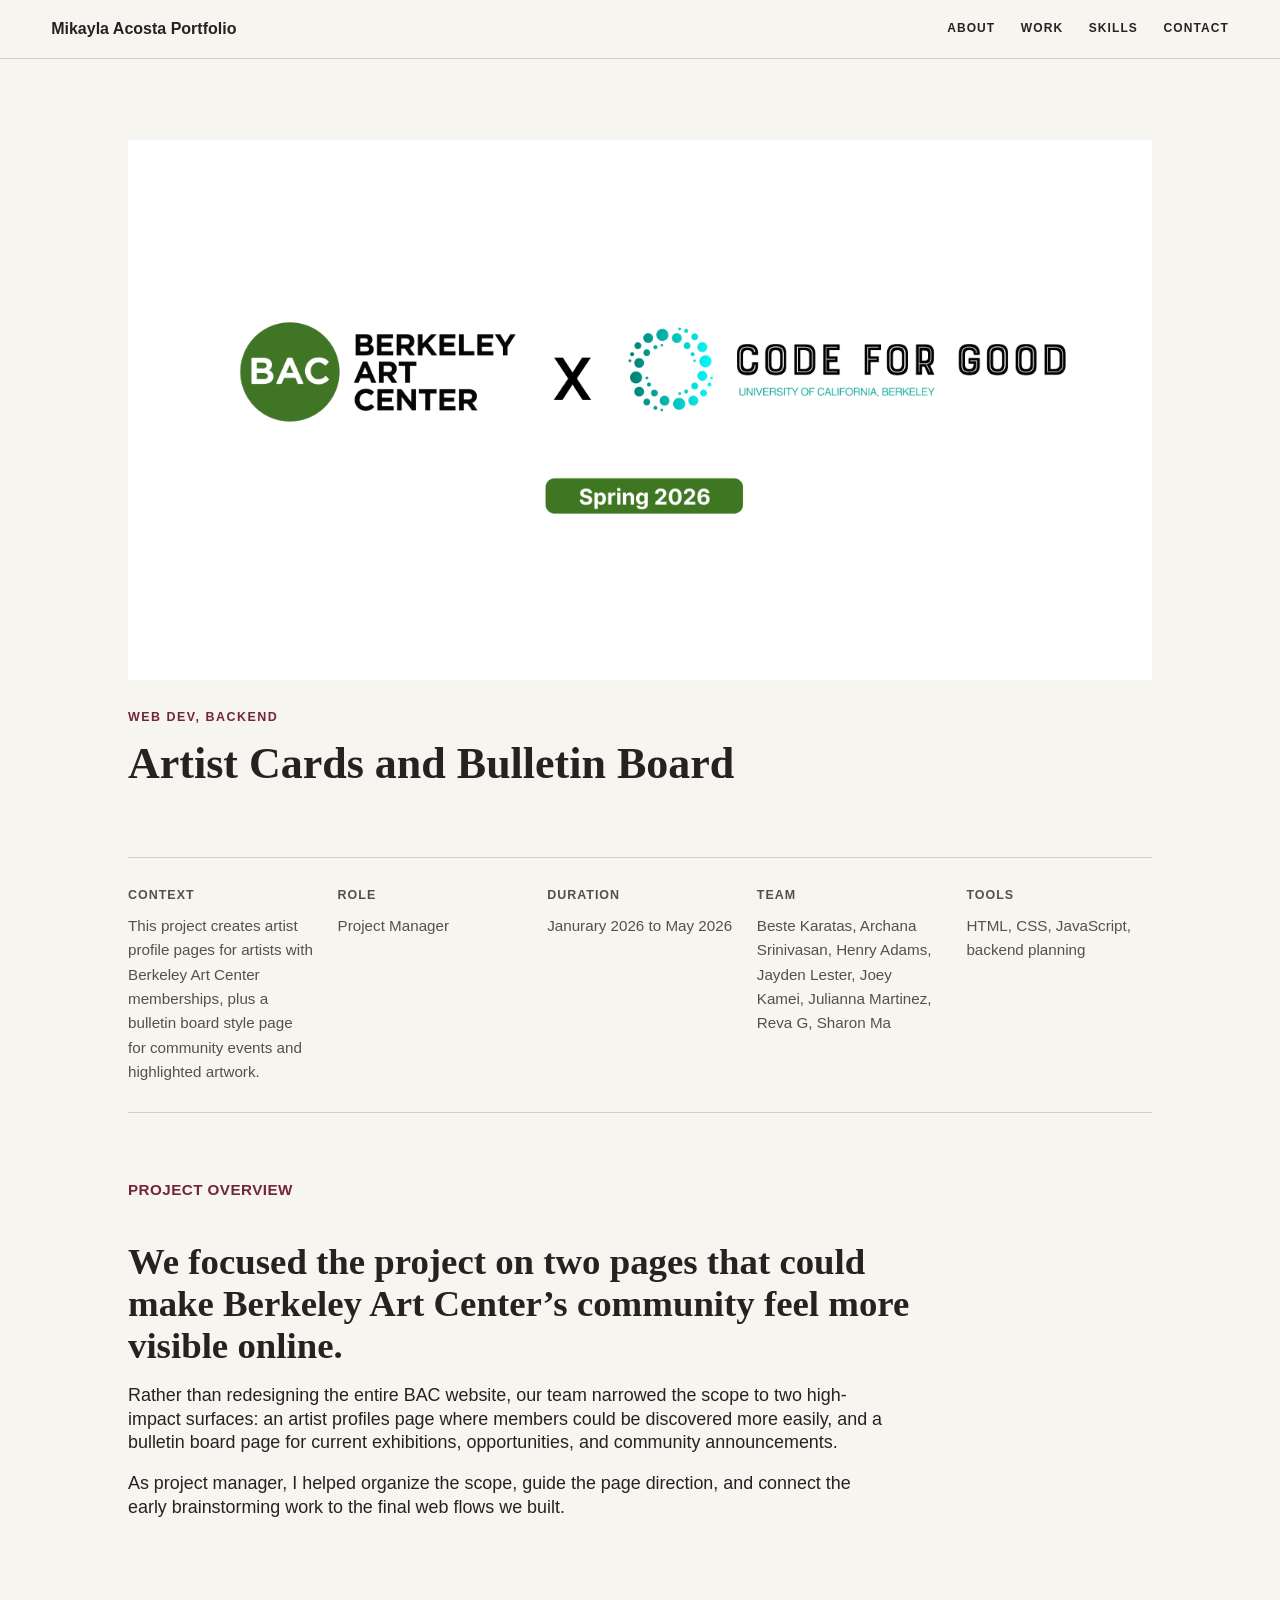
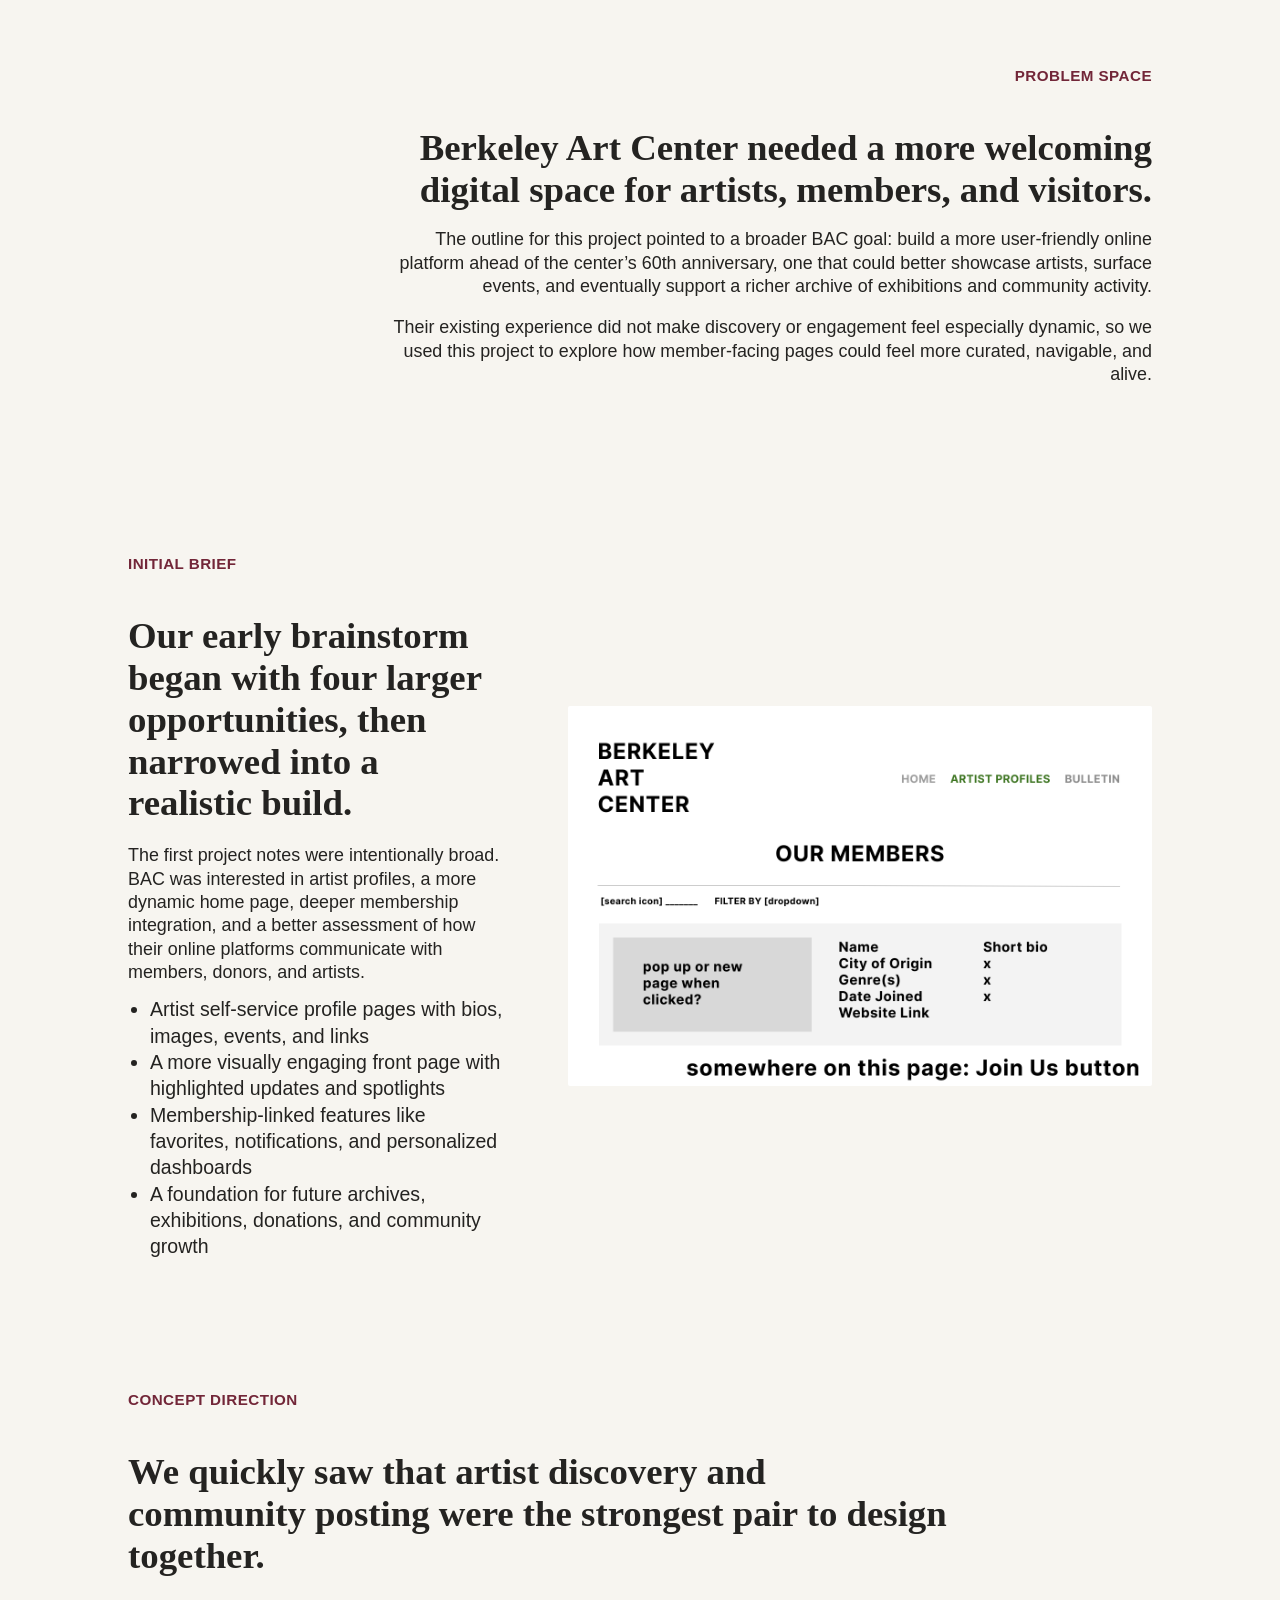
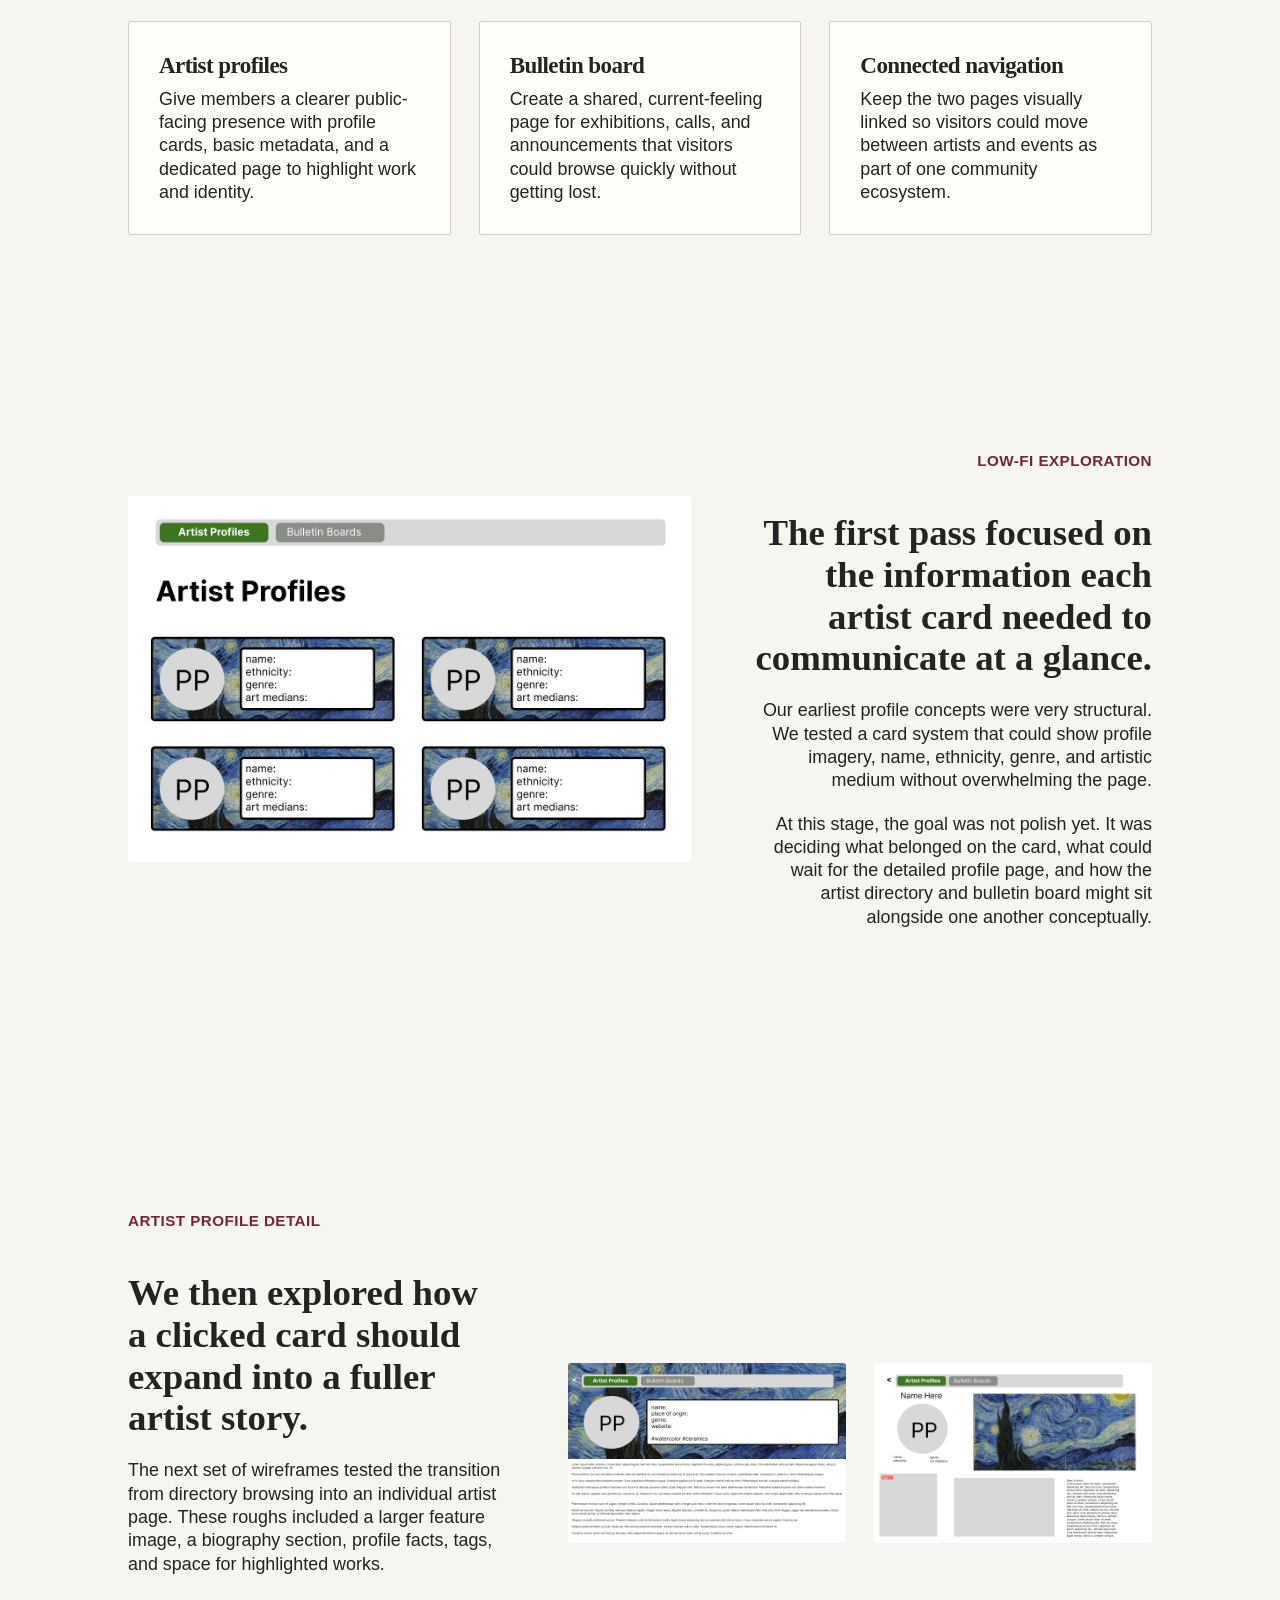
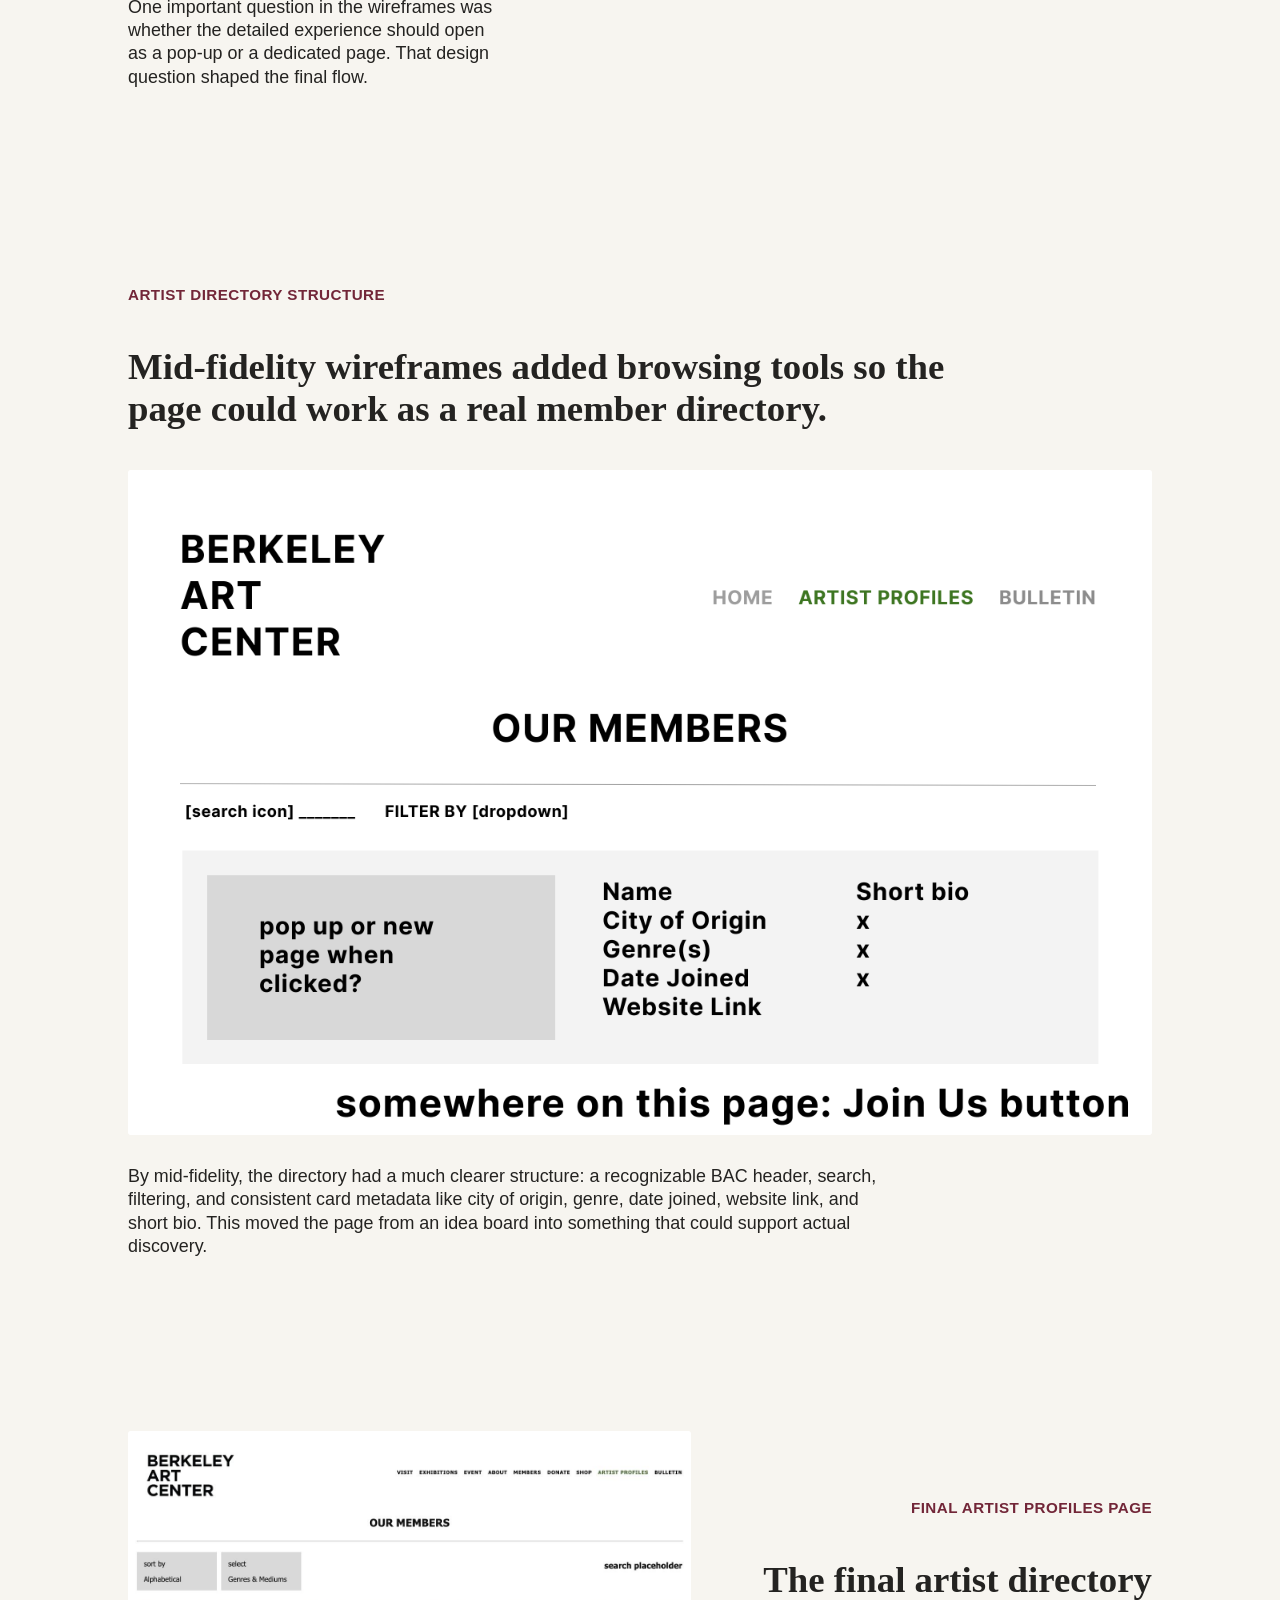
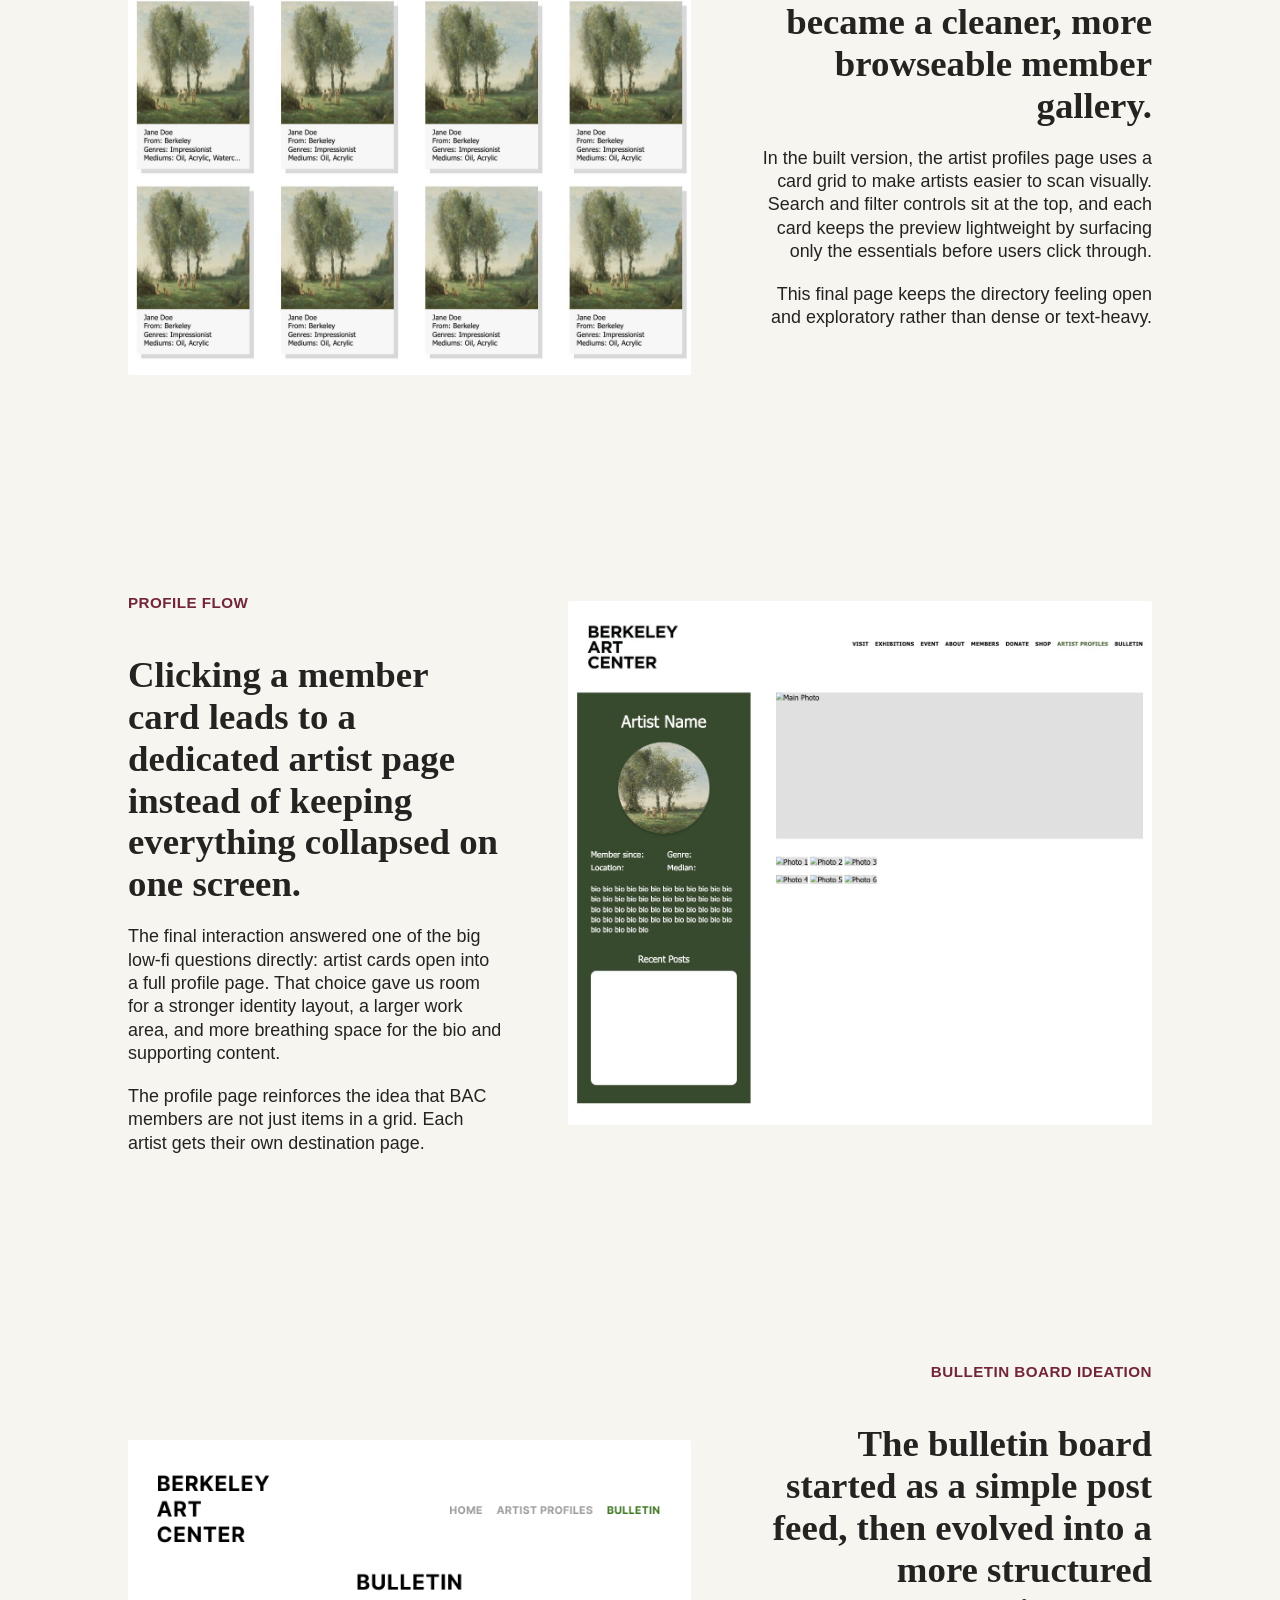
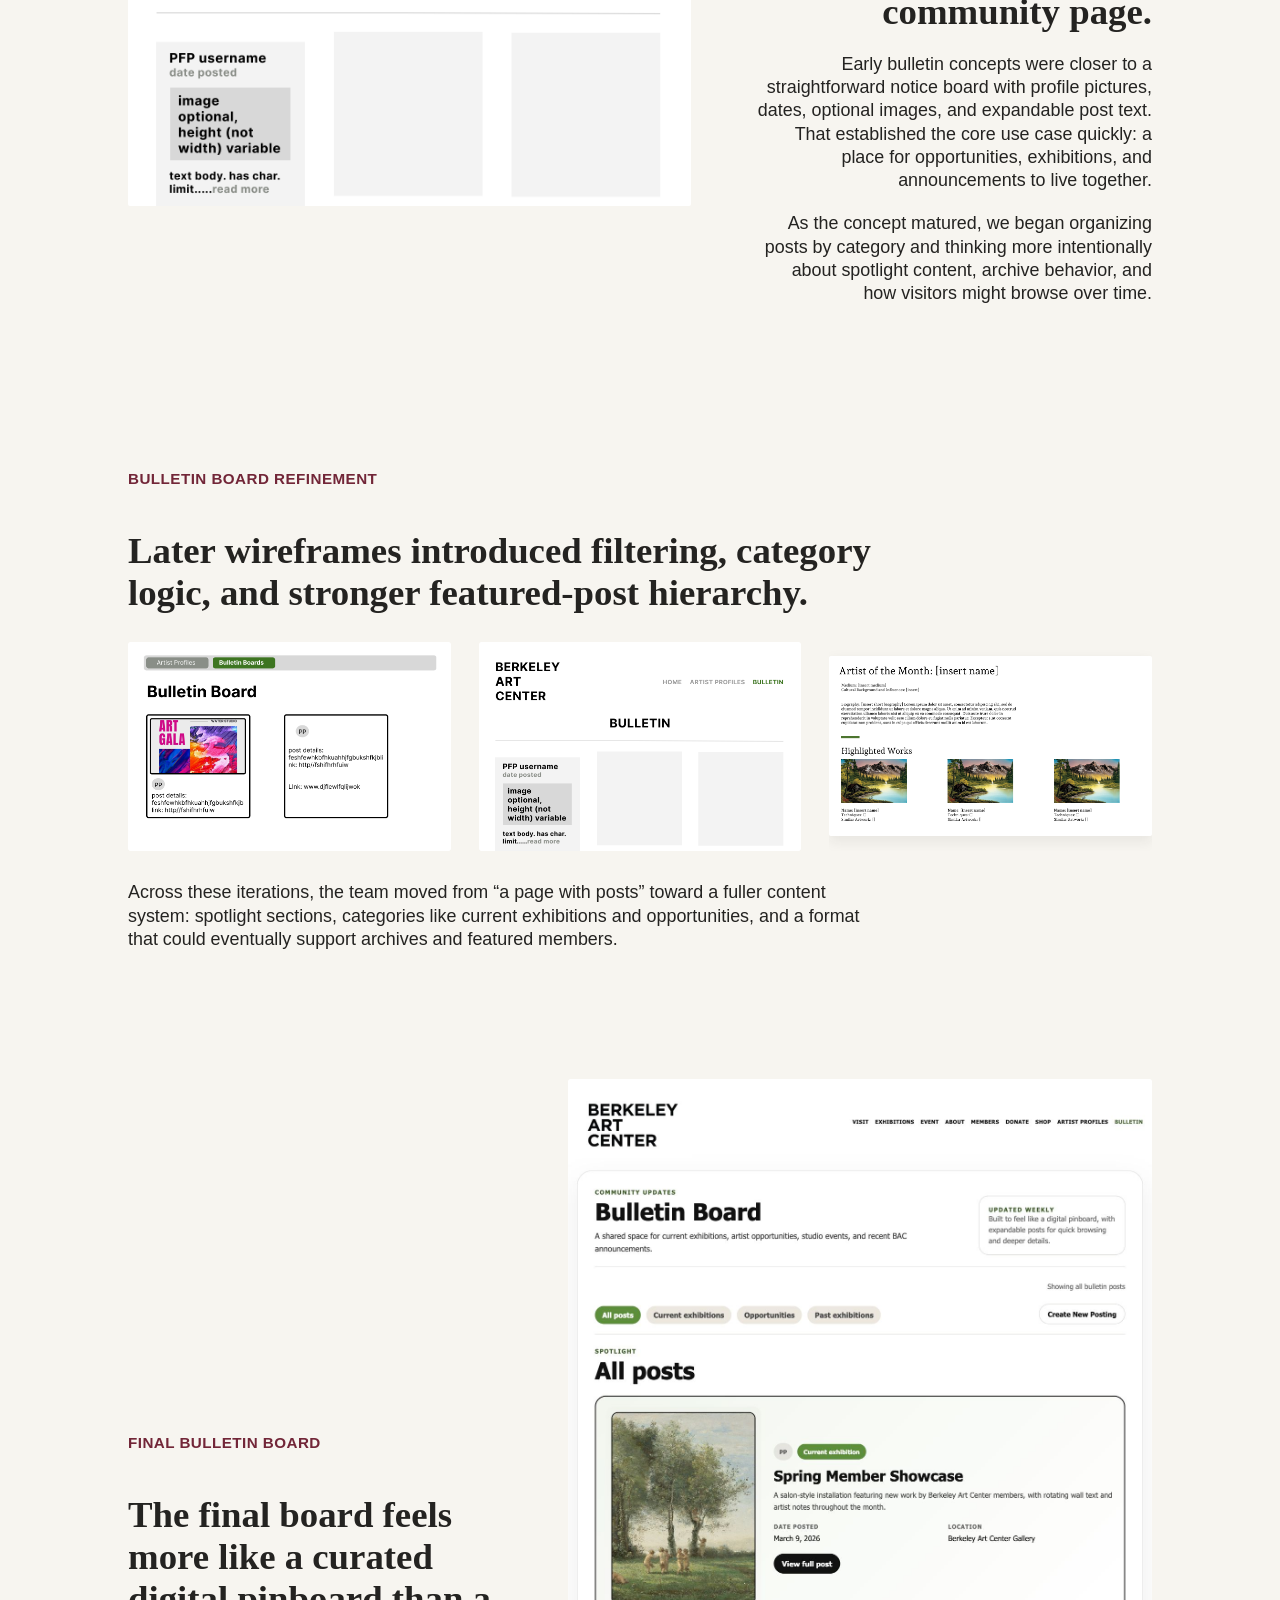
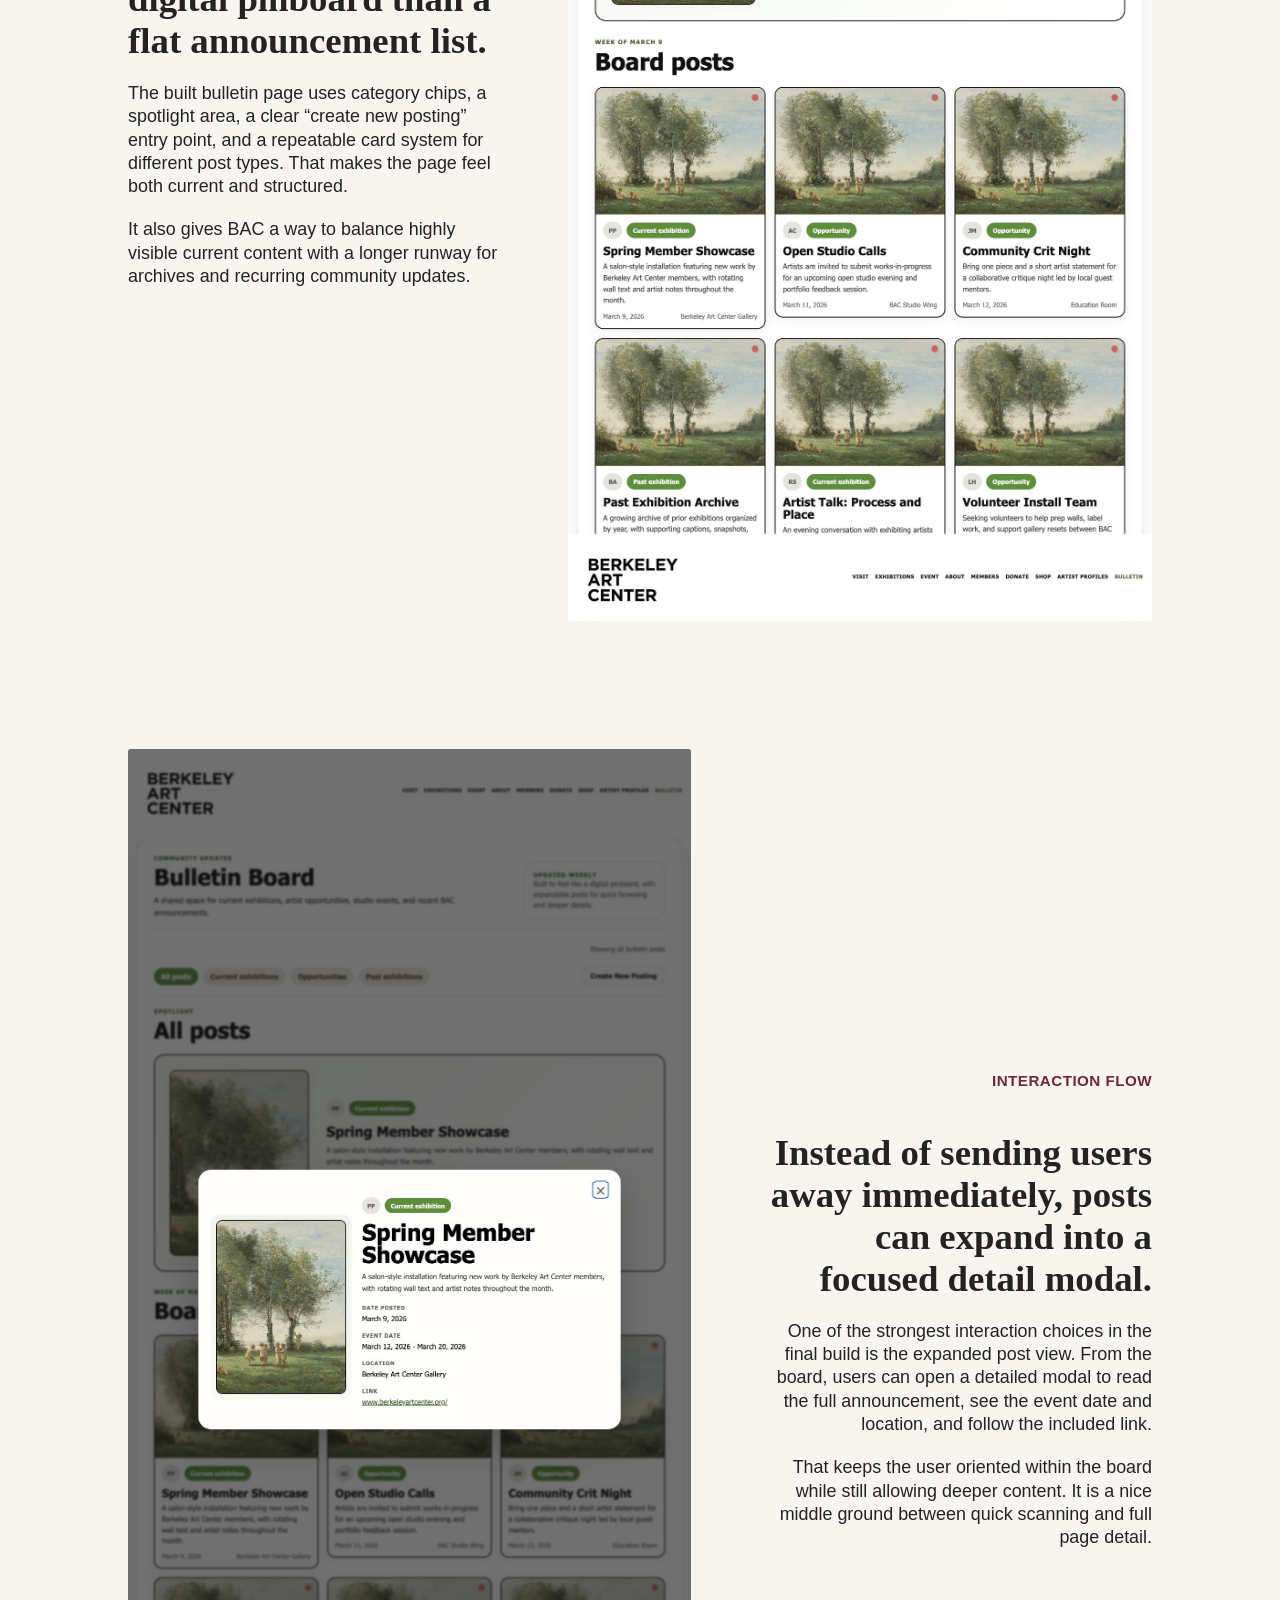
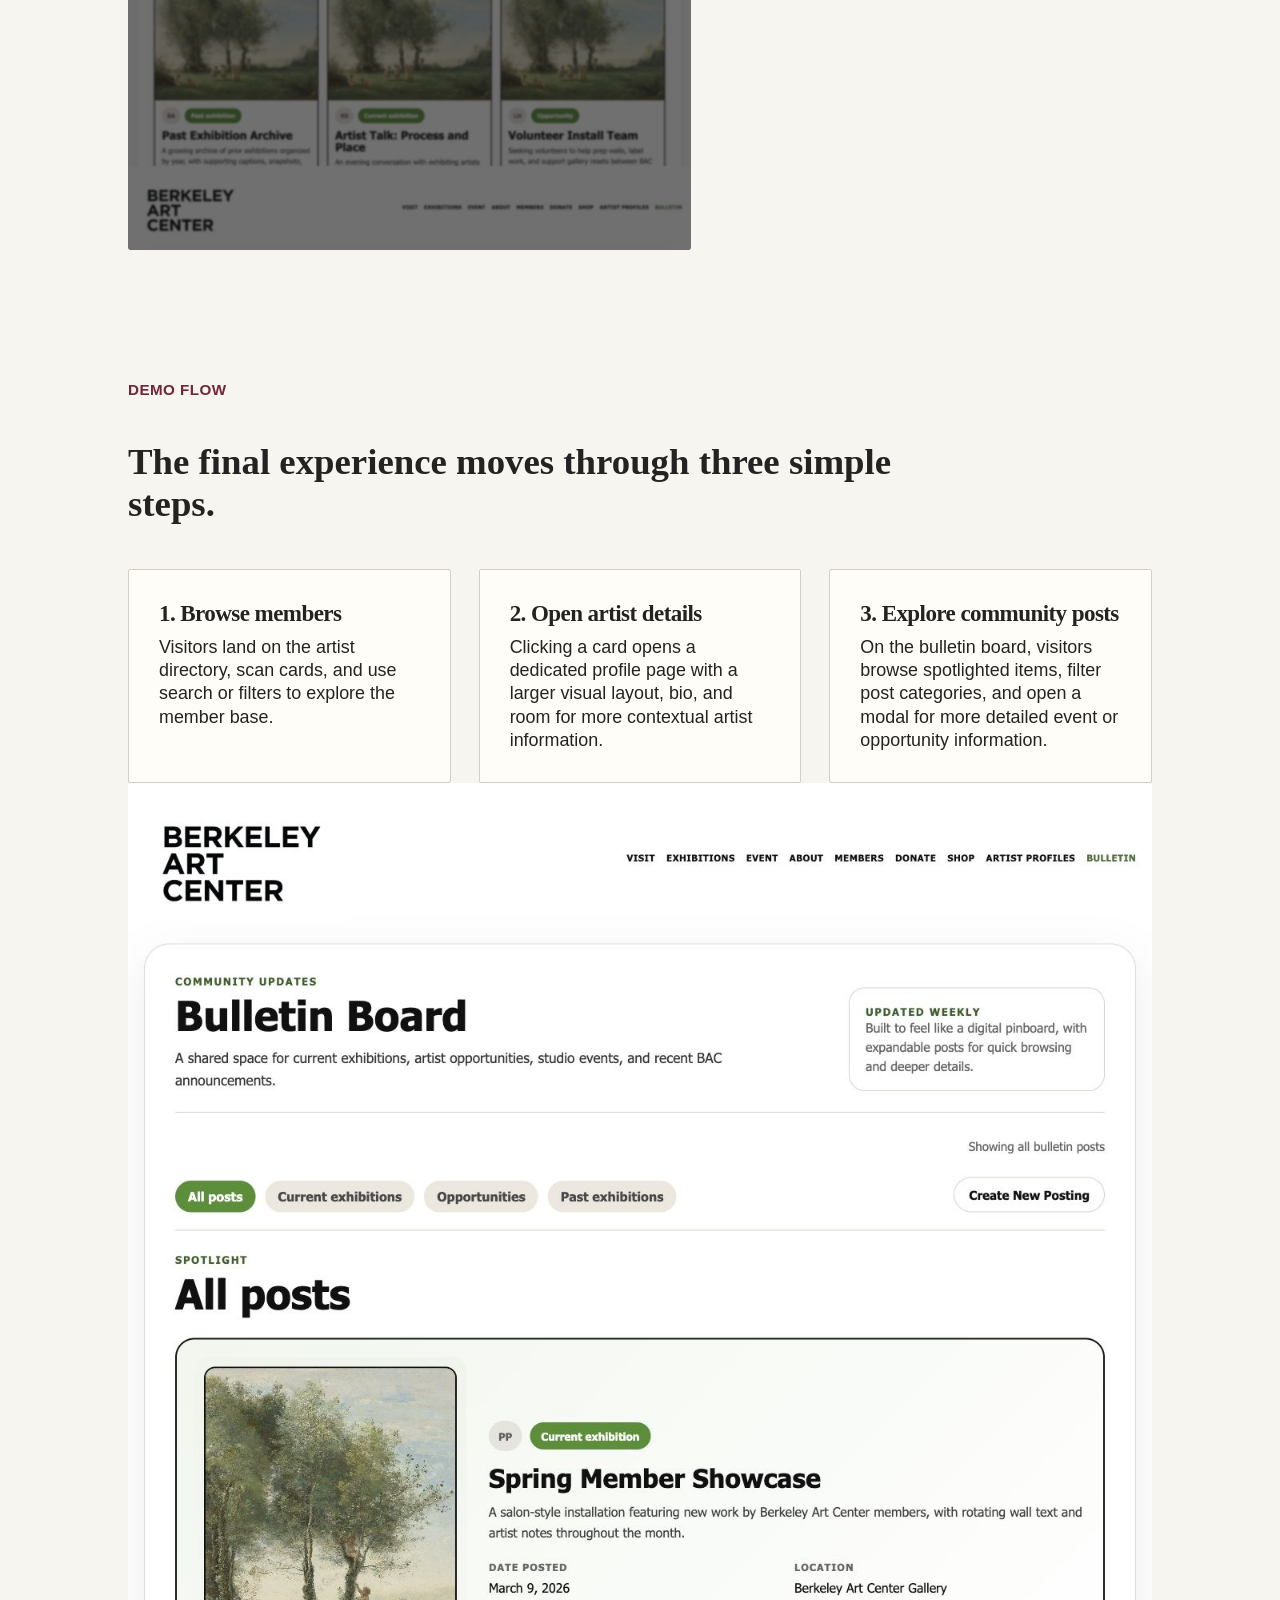
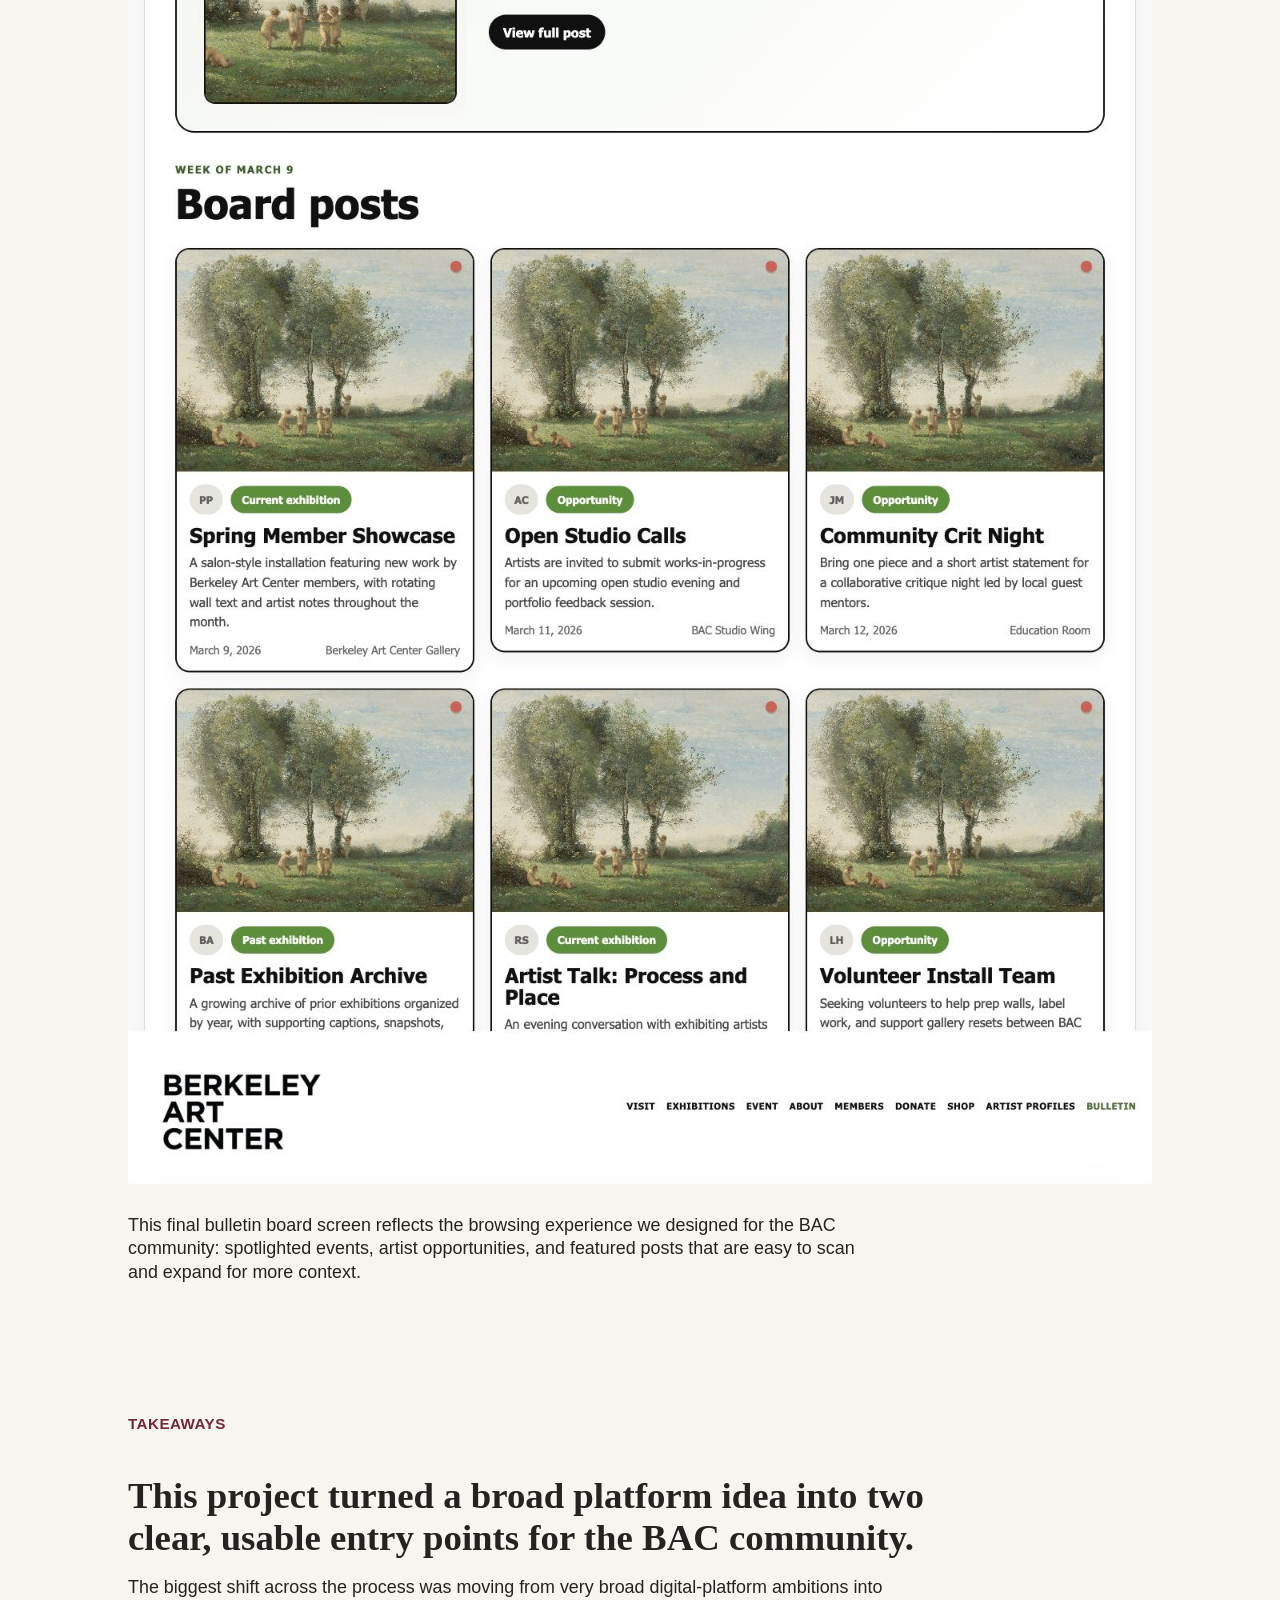
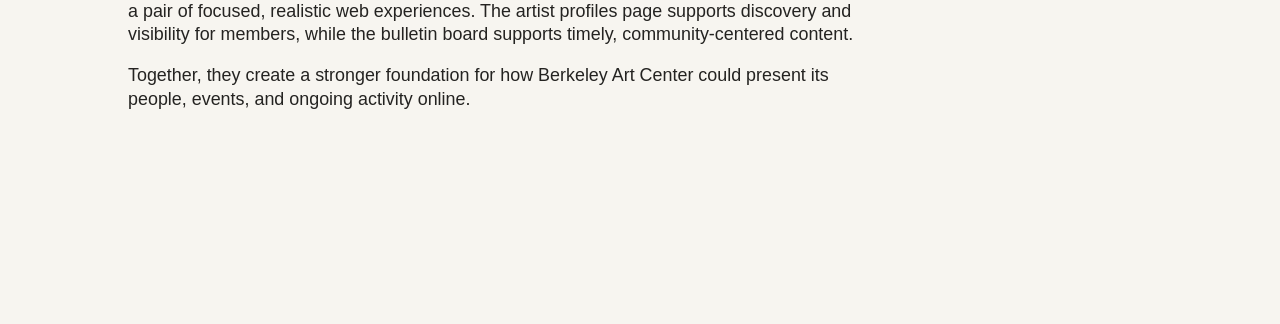
<file: projects/community-archive.html>
<!doctype html>
<html lang="en">
  <head>
    <meta charset="UTF-8" />
    <meta name="viewport" content="width=device-width, initial-scale=1.0" />
    <title>Artist Cards and Bulletin Board | Mikayla Acosta</title>
    <link rel="stylesheet" href="../styles.css" />
  </head>
  <body>
    <header class="site-header" data-header>
      <a class="brand" href="../index.html#top">Mikayla Acosta Portfolio</a>
      <nav class="nav-links" aria-label="Primary navigation">
        <a href="../index.html#about">About</a>
        <a href="../index.html#work">Work</a>
        <a href="../index.html#skills">Skills</a>
        <a href="../index.html#contact">Contact</a>
      </nav>
    </header>

    <main class="case-study-page">
      <section class="case-hero" id="overview">
        <img
          class="case-hero-image"
          src="../assets/berkeley-art-center-cover.png"
          alt="CFG and Berkeley Art Center project cover"
        />
        <p class="eyebrow">Web Dev, Backend</p>
        <h1>Artist Cards and Bulletin Board</h1>
      </section>

      <section class="case-meta" aria-label="Project details">
        <div>
          <p class="case-label">Context</p>
          <p>
            This project creates artist profile pages for artists with Berkeley Art Center
            memberships, plus a bulletin board style page for community events and highlighted
            artwork.
          </p>
        </div>
        <div>
          <p class="case-label">Role</p>
          <p>Project Manager</p>
        </div>
        <div>
          <p class="case-label">Duration</p>
          <p>Janurary 2026 to May 2026</p>
        </div>
        <div>
          <p class="case-label">Team</p>
          <p>
            Beste Karatas, Archana Srinivasan, Henry Adams, Jayden Lester, Joey Kamei, Julianna
            Martinez, Reva G, Sharon Ma
          </p>
        </div>
        <div>
          <p class="case-label">Tools</p>
          <p>HTML, CSS, JavaScript, backend planning</p>
        </div>
      </section>

      <section class="case-section case-slide matched-section-label">
        <p class="eyebrow">Project Overview</p>
        <h2>We focused the project on two pages that could make Berkeley Art Center’s community feel more visible online.</h2>
        <p>
          Rather than redesigning the entire BAC website, our team narrowed the scope to two
          high-impact surfaces: an artist profiles page where members could be discovered more
          easily, and a bulletin board page for current exhibitions, opportunities, and community
          announcements.
        </p>
        <p>
          As project manager, I helped organize the scope, guide the page direction, and connect
          the early brainstorming work to the final web flows we built.
        </p>
      </section>

      <section class="case-section case-slide reality-section">
        <p class="eyebrow">Problem Space</p>
        <h2>Berkeley Art Center needed a more welcoming digital space for artists, members, and visitors.</h2>
        <p>
          The outline for this project pointed to a broader BAC goal: build a more user-friendly
          online platform ahead of the center’s 60th anniversary, one that could better showcase
          artists, surface events, and eventually support a richer archive of exhibitions and
          community activity.
        </p>
        <p>
          Their existing experience did not make discovery or engagement feel especially dynamic, so
          we used this project to explore how member-facing pages could feel more curated,
          navigable, and alive.
        </p>
      </section>

      <section class="case-slide split-slide text-left">
        <div class="slide-copy">
          <p class="eyebrow">Initial Brief</p>
          <h2>Our early brainstorm began with four larger opportunities, then narrowed into a realistic build.</h2>
          <p>
            The first project notes were intentionally broad. BAC was interested in artist profiles,
            a more dynamic home page, deeper membership integration, and a better assessment of how
            their online platforms communicate with members, donors, and artists.
          </p>
          <ul class="case-bullets">
            <li>Artist self-service profile pages with bios, images, events, and links</li>
            <li>A more visually engaging front page with highlighted updates and spotlights</li>
            <li>Membership-linked features like favorites, notifications, and personalized dashboards</li>
            <li>A foundation for future archives, exhibitions, donations, and community growth</li>
          </ul>
        </div>
        <figure class="media-frame slide-media">
          <img src="../assets/bac-slide-09.png" alt="Early Berkeley Art Center artist profiles wireframe with search, filters, and metadata" />
        </figure>
      </section>

      <section class="case-section case-slide">
        <p class="eyebrow">Concept Direction</p>
        <h2>We quickly saw that artist discovery and community posting were the strongest pair to design together.</h2>
        <div class="bac-grid">
          <article>
            <h3>Artist profiles</h3>
            <p>
              Give members a clearer public-facing presence with profile cards, basic metadata,
              and a dedicated page to highlight work and identity.
            </p>
          </article>
          <article>
            <h3>Bulletin board</h3>
            <p>
              Create a shared, current-feeling page for exhibitions, calls, and announcements that
              visitors could browse quickly without getting lost.
            </p>
          </article>
          <article>
            <h3>Connected navigation</h3>
            <p>
              Keep the two pages visually linked so visitors could move between artists and events
              as part of one community ecosystem.
            </p>
          </article>
        </div>
      </section>

      <section class="case-slide split-slide image-left">
        <figure class="media-frame slide-media">
          <img src="../assets/bac-slide-03.png" alt="Low-fidelity exploration of artist profile cards and bulletin board tabs" />
        </figure>
        <div class="slide-copy align-right">
          <p class="eyebrow">Low-Fi Exploration</p>
          <h2>The first pass focused on the information each artist card needed to communicate at a glance.</h2>
          <p>
            Our earliest profile concepts were very structural. We tested a card system that could
            show profile imagery, name, ethnicity, genre, and artistic medium without overwhelming
            the page.
          </p>
          <p>
            At this stage, the goal was not polish yet. It was deciding what belonged on the card,
            what could wait for the detailed profile page, and how the artist directory and bulletin
            board might sit alongside one another conceptually.
          </p>
        </div>
      </section>

      <section class="case-slide split-slide text-left">
        <div class="slide-copy">
          <p class="eyebrow">Artist Profile Detail</p>
          <h2>We then explored how a clicked card should expand into a fuller artist story.</h2>
          <p>
            The next set of wireframes tested the transition from directory browsing into an
            individual artist page. These roughs included a larger feature image, a biography
            section, profile facts, tags, and space for highlighted works.
          </p>
          <p>
            One important question in the wireframes was whether the detailed experience should open
            as a pop-up or a dedicated page. That design question shaped the final flow.
          </p>
        </div>
        <div class="bac-gallery two-up">
          <figure class="media-frame">
            <img src="../assets/bac-slide-04.png" alt="Early detailed artist profile wireframe" />
          </figure>
          <figure class="media-frame">
            <img src="../assets/bac-slide-19.png" alt="Mid-fidelity artist profile layout with tags and biography" />
          </figure>
        </div>
      </section>

      <section class="case-section case-slide">
        <p class="eyebrow">Artist Directory Structure</p>
        <h2>Mid-fidelity wireframes added browsing tools so the page could work as a real member directory.</h2>
        <figure class="media-frame wide-redo-media">
          <img src="../assets/bac-slide-09.png" alt="Mid-fidelity artist profiles page with search, filters, and member metadata" />
        </figure>
        <p class="redo-caption">
          By mid-fidelity, the directory had a much clearer structure: a recognizable BAC header,
          search, filtering, and consistent card metadata like city of origin, genre, date joined,
          website link, and short bio. This moved the page from an idea board into something that
          could support actual discovery.
        </p>
      </section>

      <section class="case-slide split-slide image-left">
        <figure class="media-frame slide-media">
          <img src="../assets/bac-final-landing.png" alt="Final Berkeley Art Center artist profiles page" />
        </figure>
        <div class="slide-copy align-right">
          <p class="eyebrow">Final Artist Profiles Page</p>
          <h2>The final artist directory became a cleaner, more browseable member gallery.</h2>
          <p>
            In the built version, the artist profiles page uses a card grid to make artists easier
            to scan visually. Search and filter controls sit at the top, and each card keeps the
            preview lightweight by surfacing only the essentials before users click through.
          </p>
          <p>
            This final page keeps the directory feeling open and exploratory rather than dense or
            text-heavy.
          </p>
        </div>
      </section>

      <section class="case-slide split-slide text-left">
        <div class="slide-copy">
          <p class="eyebrow">Profile Flow</p>
          <h2>Clicking a member card leads to a dedicated artist page instead of keeping everything collapsed on one screen.</h2>
          <p>
            The final interaction answered one of the big low-fi questions directly: artist cards
            open into a full profile page. That choice gave us room for a stronger identity layout,
            a larger work area, and more breathing space for the bio and supporting content.
          </p>
          <p>
            The profile page reinforces the idea that BAC members are not just items in a grid.
            Each artist gets their own destination page.
          </p>
        </div>
        <figure class="media-frame slide-media">
          <img src="../assets/bac-final-artist-profile.png" alt="Final Berkeley Art Center artist profile page" />
        </figure>
      </section>

      <section class="case-slide split-slide image-left">
        <figure class="media-frame slide-media">
          <img src="../assets/bac-slide-10.png" alt="Early bulletin board wireframe for Berkeley Art Center" />
        </figure>
        <div class="slide-copy align-right">
          <p class="eyebrow">Bulletin Board Ideation</p>
          <h2>The bulletin board started as a simple post feed, then evolved into a more structured community page.</h2>
          <p>
            Early bulletin concepts were closer to a straightforward notice board with profile
            pictures, dates, optional images, and expandable post text. That established the core
            use case quickly: a place for opportunities, exhibitions, and announcements to live
            together.
          </p>
          <p>
            As the concept matured, we began organizing posts by category and thinking more
            intentionally about spotlight content, archive behavior, and how visitors might browse
            over time.
          </p>
        </div>
      </section>

      <section class="case-section case-slide">
        <p class="eyebrow">Bulletin Board Refinement</p>
        <h2>Later wireframes introduced filtering, category logic, and stronger featured-post hierarchy.</h2>
        <div class="bac-gallery three-up">
          <figure class="media-frame">
            <img src="../assets/bac-slide-07.png" alt="Early rough bulletin board card ideas" />
          </figure>
          <figure class="media-frame">
            <img src="../assets/bac-slide-10.png" alt="Bulletin board mid-fidelity layout" />
          </figure>
          <figure class="media-frame">
            <img src="../assets/bac-slide-17.png" alt="Featured artist or spotlight style concept for BAC" />
          </figure>
        </div>
        <p class="redo-caption">
          Across these iterations, the team moved from “a page with posts” toward a fuller content
          system: spotlight sections, categories like current exhibitions and opportunities, and a
          format that could eventually support archives and featured members.
        </p>
      </section>

      <section class="case-slide split-slide text-left">
        <div class="slide-copy">
          <p class="eyebrow">Final Bulletin Board</p>
          <h2>The final board feels more like a curated digital pinboard than a flat announcement list.</h2>
          <p>
            The built bulletin page uses category chips, a spotlight area, a clear “create new
            posting” entry point, and a repeatable card system for different post types. That makes
            the page feel both current and structured.
          </p>
          <p>
            It also gives BAC a way to balance highly visible current content with a longer runway
            for archives and recurring community updates.
          </p>
        </div>
        <figure class="media-frame slide-media">
          <img src="../assets/bac-final-bulletin.png" alt="Final Berkeley Art Center bulletin board page" />
        </figure>
      </section>

      <section class="case-slide split-slide image-left">
        <figure class="media-frame slide-media">
          <img src="../assets/bac-final-bulletin-modal.png" alt="Expanded bulletin board post modal for Berkeley Art Center" />
        </figure>
        <div class="slide-copy align-right">
          <p class="eyebrow">Interaction Flow</p>
          <h2>Instead of sending users away immediately, posts can expand into a focused detail modal.</h2>
          <p>
            One of the strongest interaction choices in the final build is the expanded post view.
            From the board, users can open a detailed modal to read the full announcement, see the
            event date and location, and follow the included link.
          </p>
          <p>
            That keeps the user oriented within the board while still allowing deeper content. It
            is a nice middle ground between quick scanning and full page detail.
          </p>
        </div>
      </section>

      <section class="case-section case-slide">
        <p class="eyebrow">Demo Flow</p>
        <h2>The final experience moves through three simple steps.</h2>
        <div class="bac-grid">
          <article>
            <h3>1. Browse members</h3>
            <p>
              Visitors land on the artist directory, scan cards, and use search or filters to
              explore the member base.
            </p>
          </article>
          <article>
            <h3>2. Open artist details</h3>
            <p>
              Clicking a card opens a dedicated profile page with a larger visual layout, bio, and
              room for more contextual artist information.
            </p>
          </article>
          <article>
            <h3>3. Explore community posts</h3>
            <p>
              On the bulletin board, visitors browse spotlighted items, filter post categories, and
              open a modal for more detailed event or opportunity information.
            </p>
          </article>
        </div>
        <figure class="media-frame prototype-video-figure">
          <img
            src="../assets/bac-final-bulletin.png"
            alt="The Berkeley Art Center bulletin board experience showing featured community posts."
          />
        </figure>
        <p class="redo-caption">
          This final bulletin board screen reflects the browsing experience we designed for the
          BAC community: spotlighted events, artist opportunities, and featured posts that are
          easy to scan and expand for more context.
        </p>
      </section>

      <section class="case-section case-slide">
        <p class="eyebrow">Takeaways</p>
        <h2>This project turned a broad platform idea into two clear, usable entry points for the BAC community.</h2>
        <p>
          The biggest shift across the process was moving from very broad digital-platform
          ambitions into a pair of focused, realistic web experiences. The artist profiles page
          supports discovery and visibility for members, while the bulletin board supports timely,
          community-centered content.
        </p>
        <p>
          Together, they create a stronger foundation for how Berkeley Art Center could present its
          people, events, and ongoing activity online.
        </p>
      </section>

      <a class="back-link" href="../index.html#work">Back to projects</a>
    </main>

    <script src="../script.js"></script>
  </body>
</html>
</file>
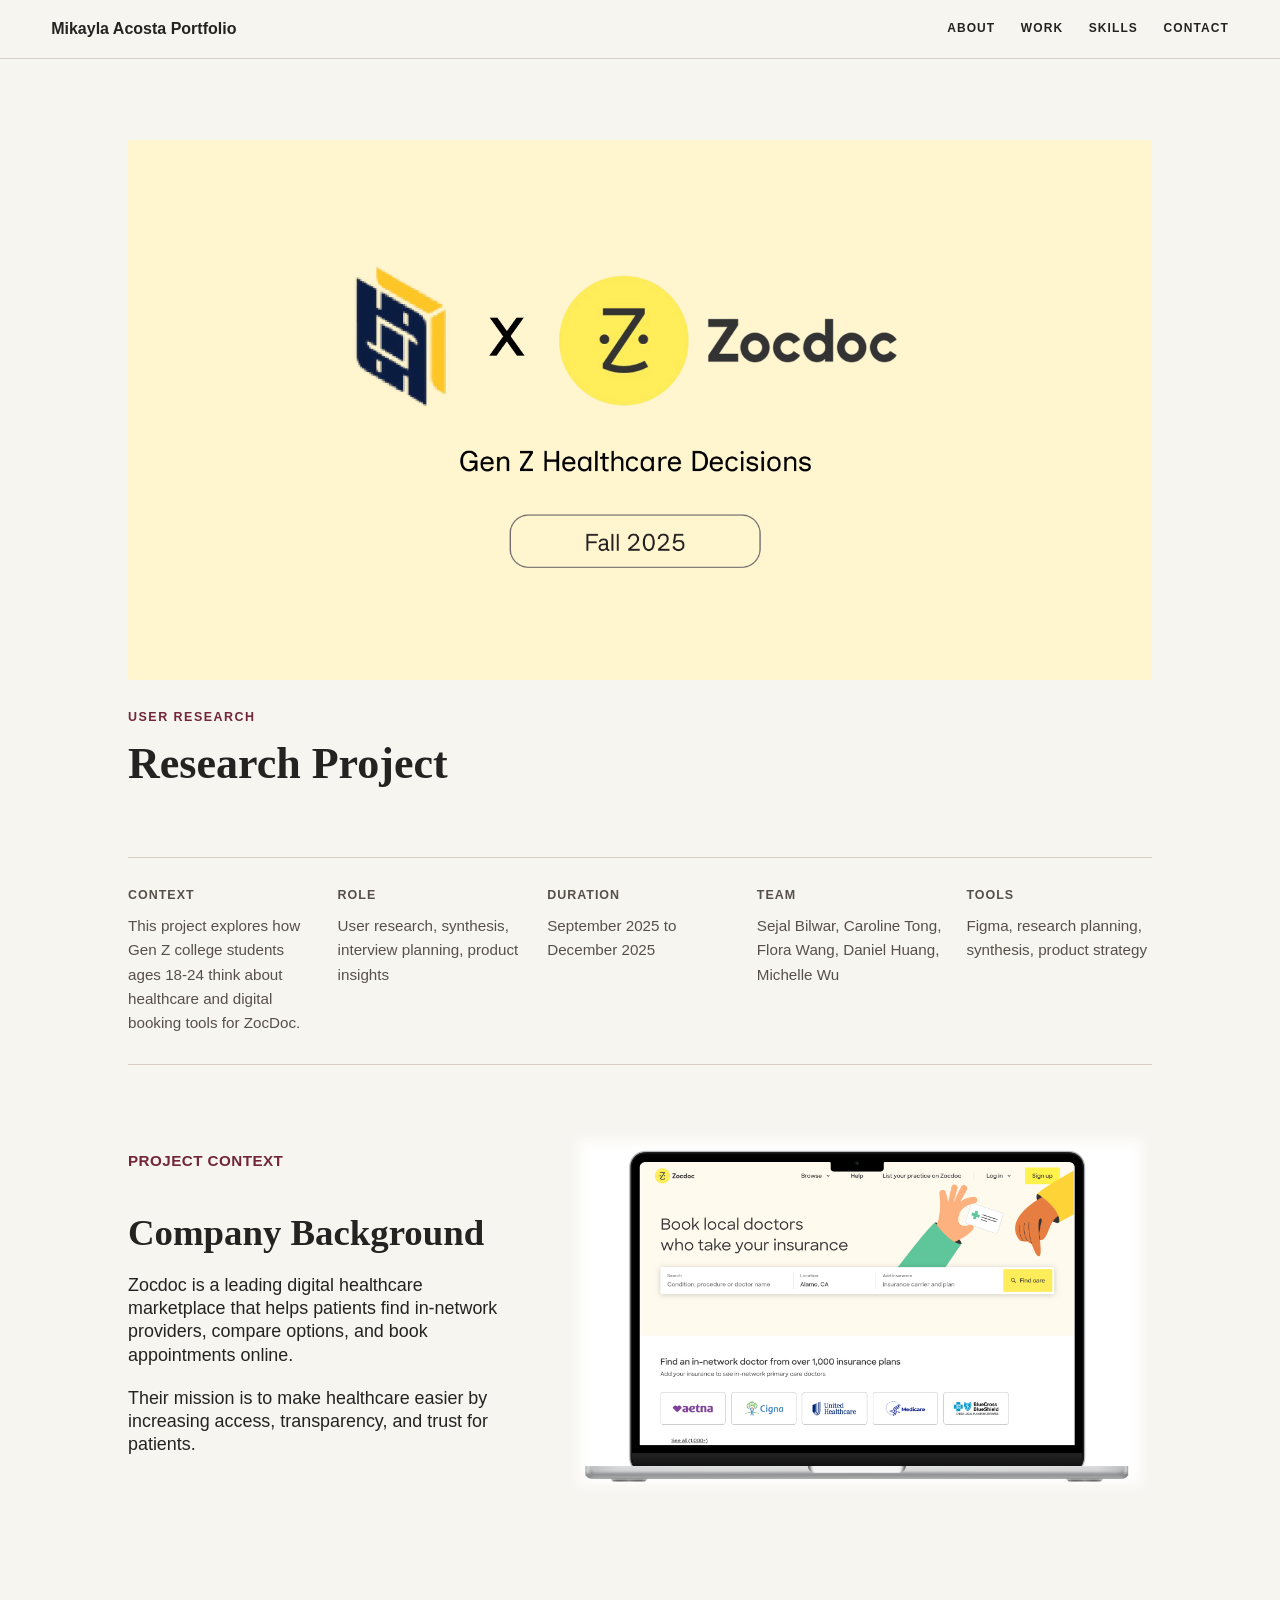
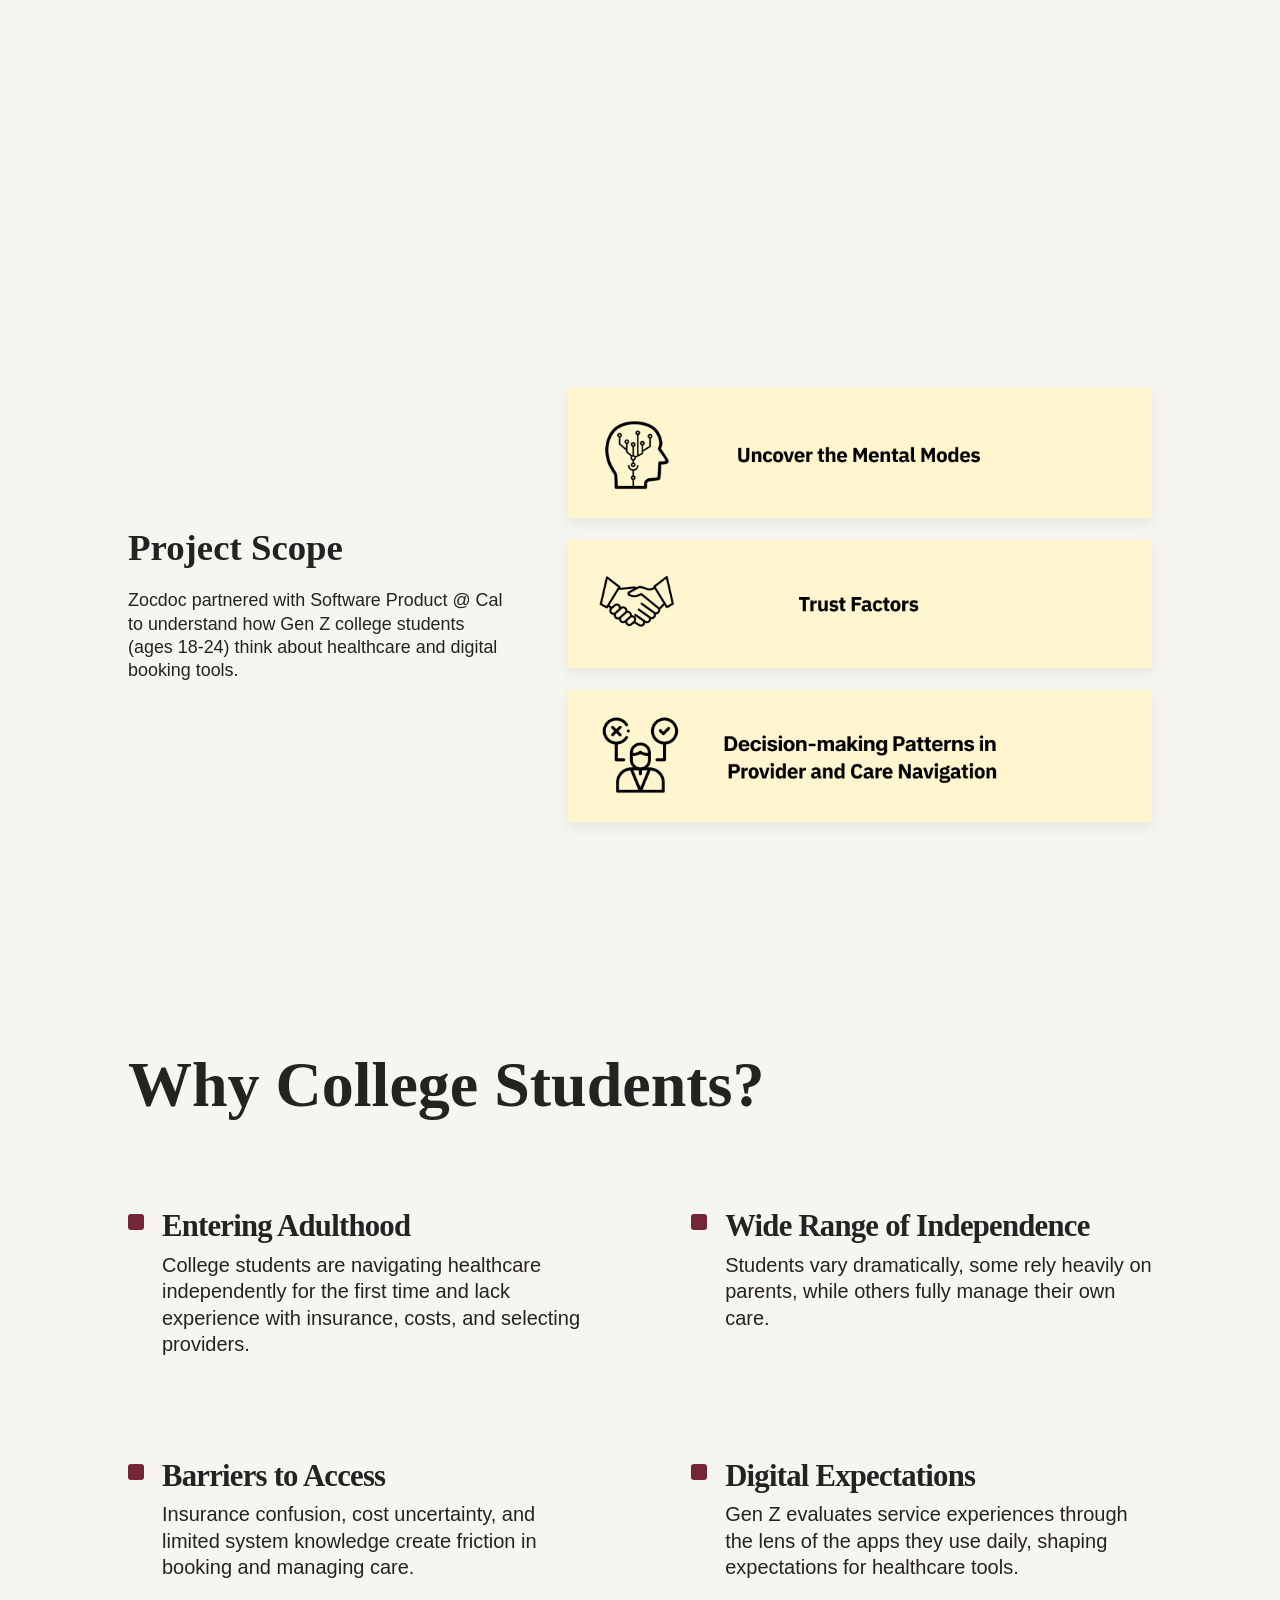
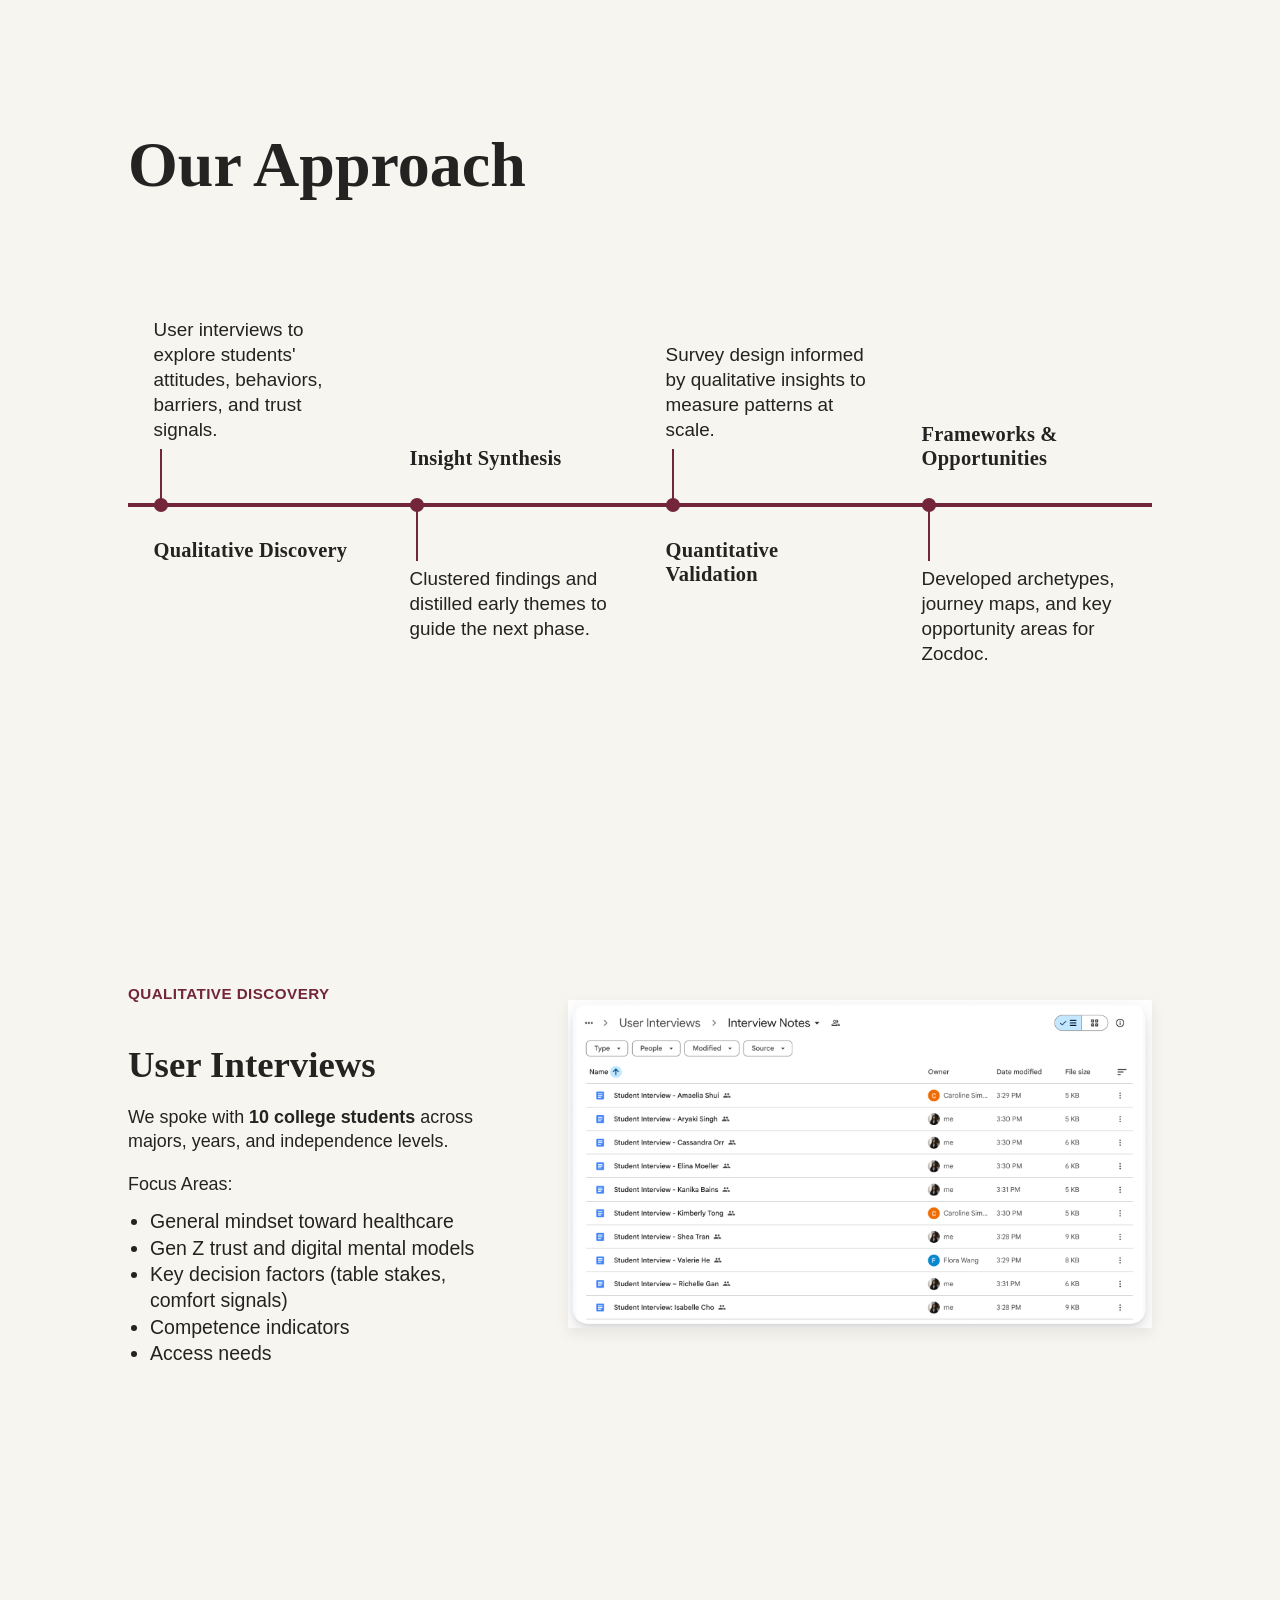
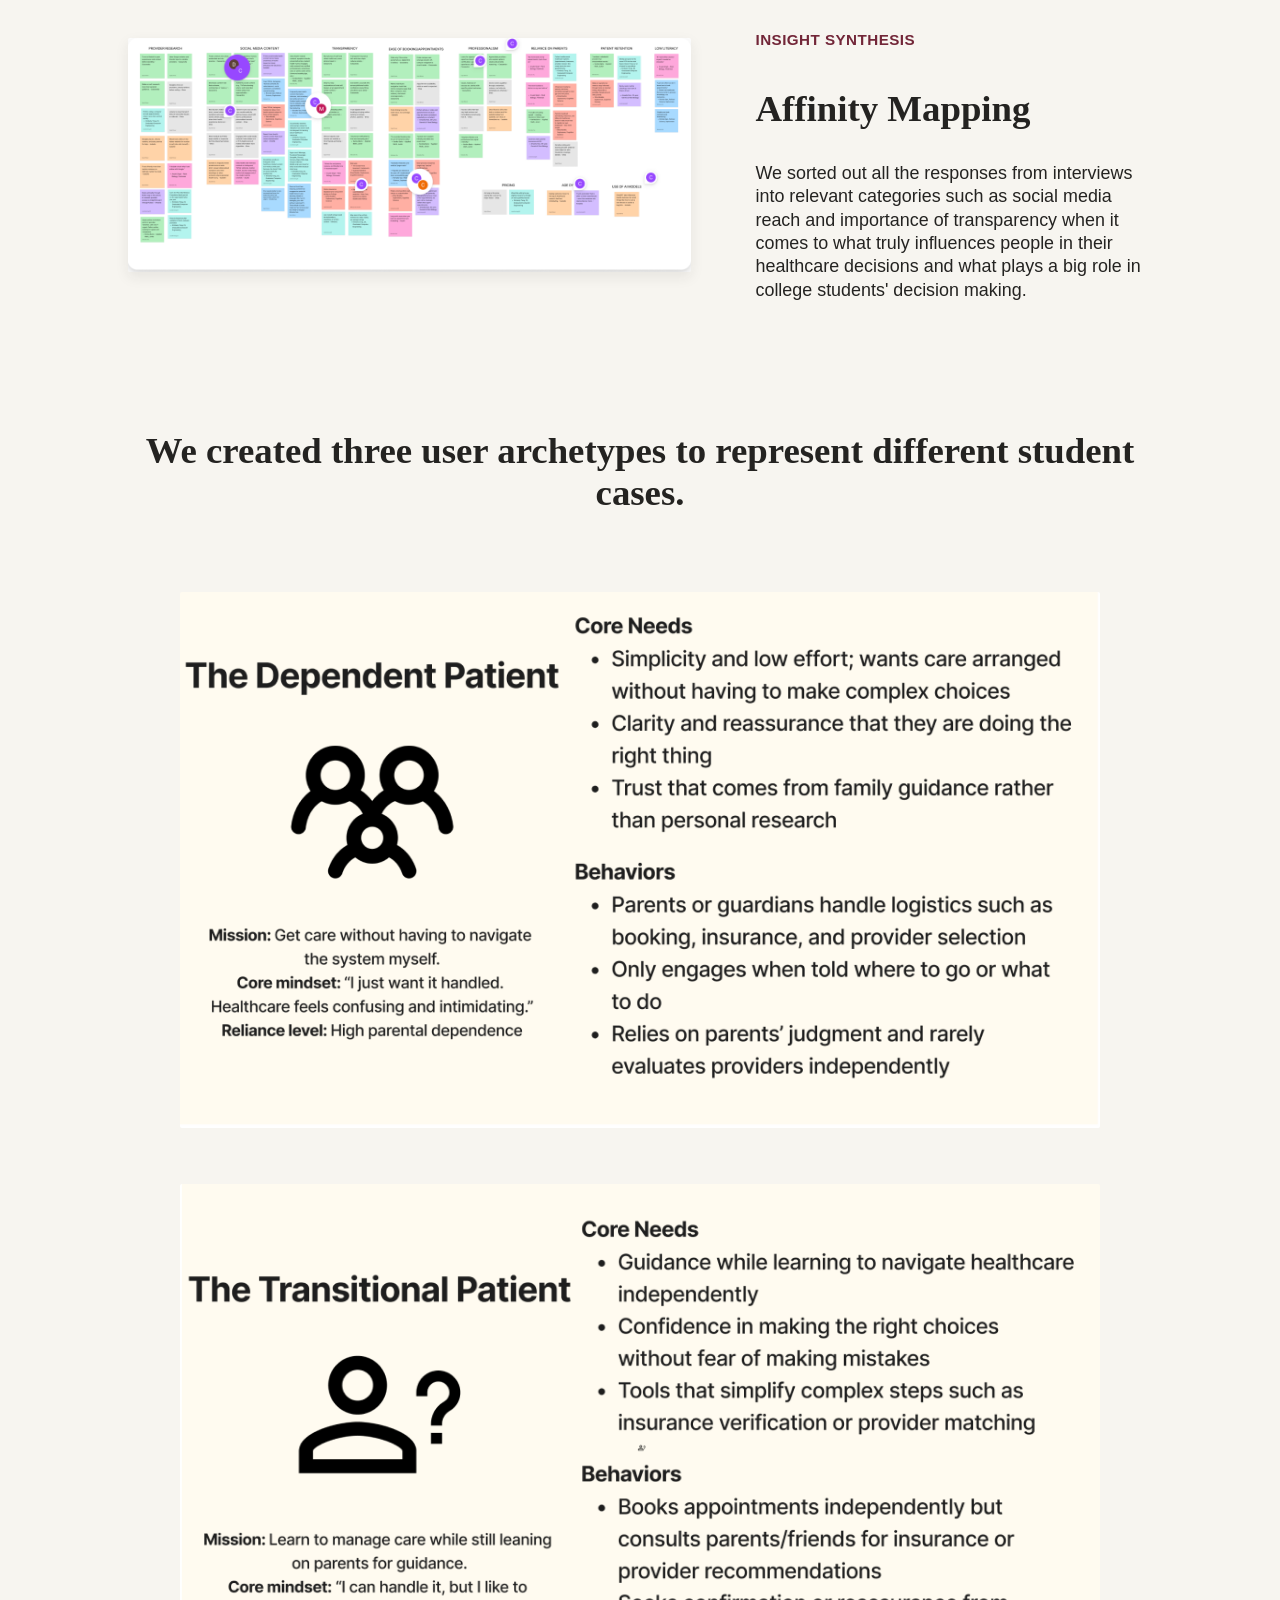
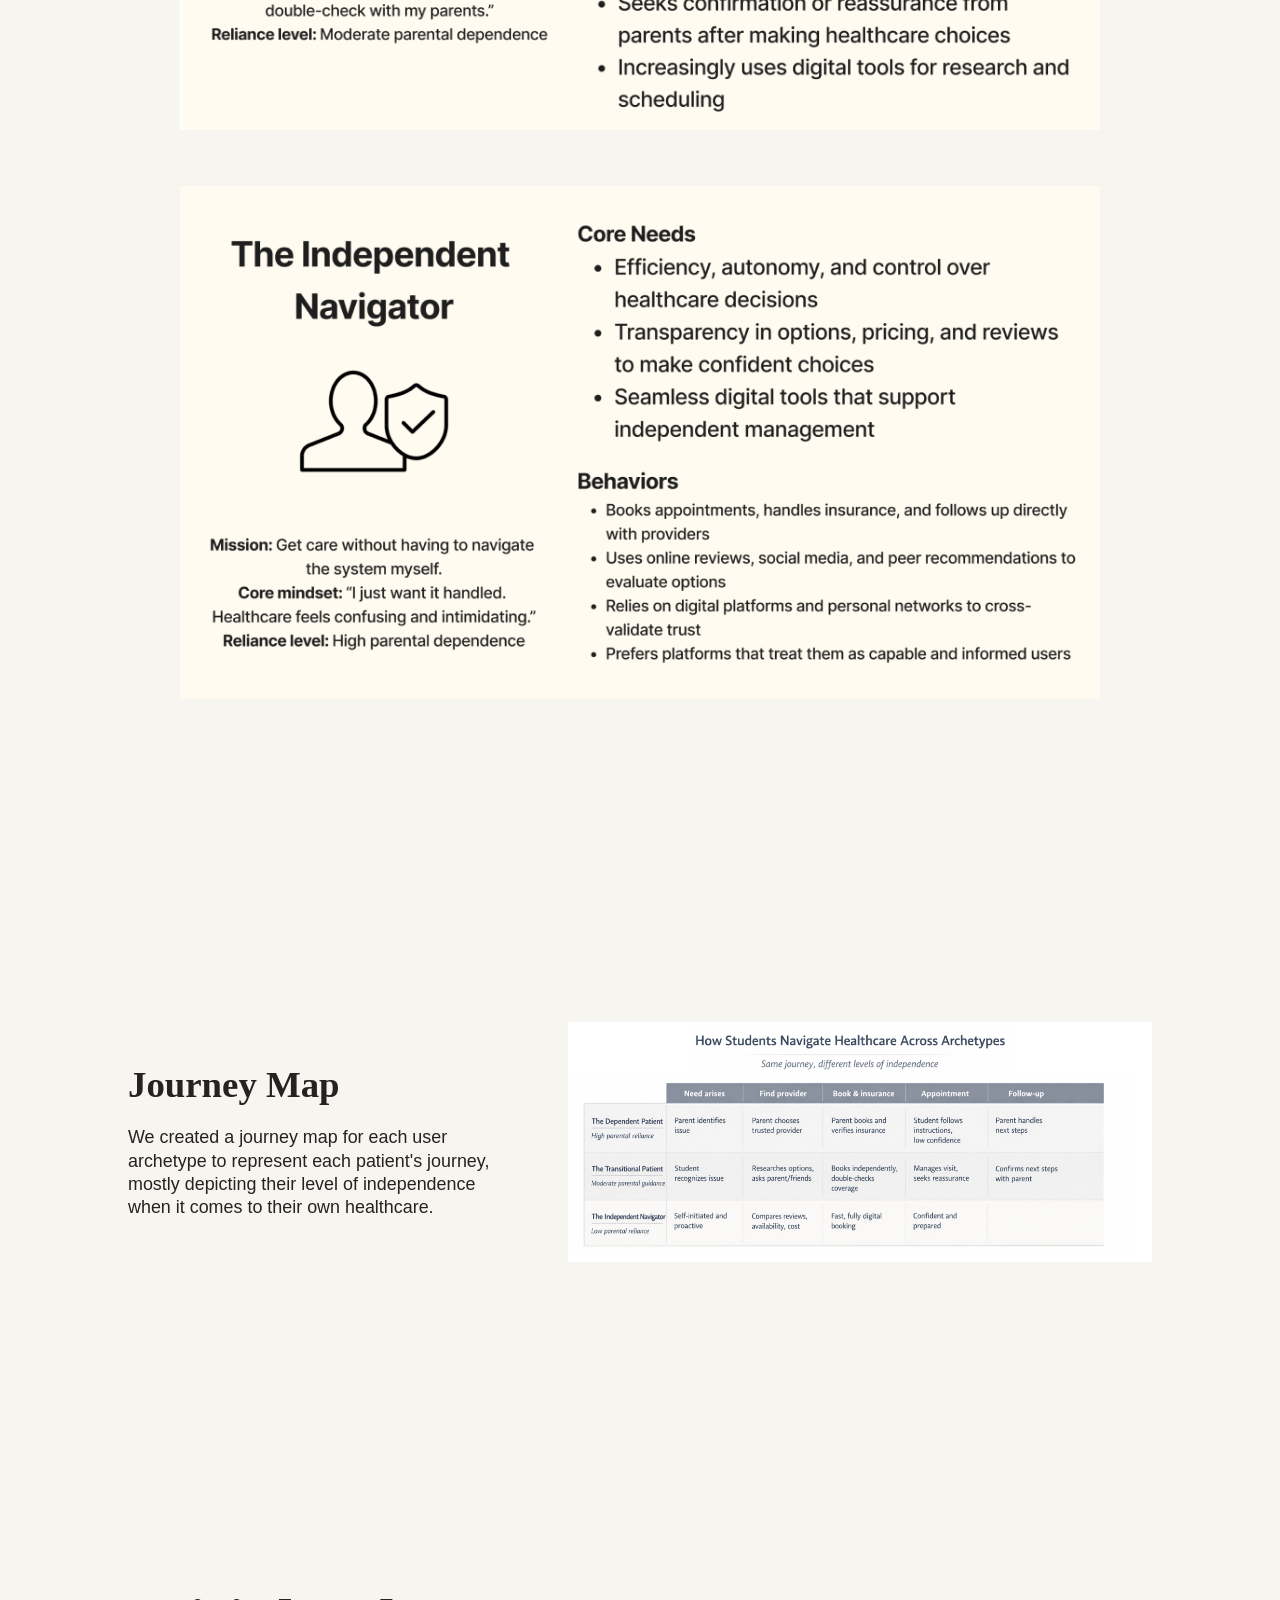
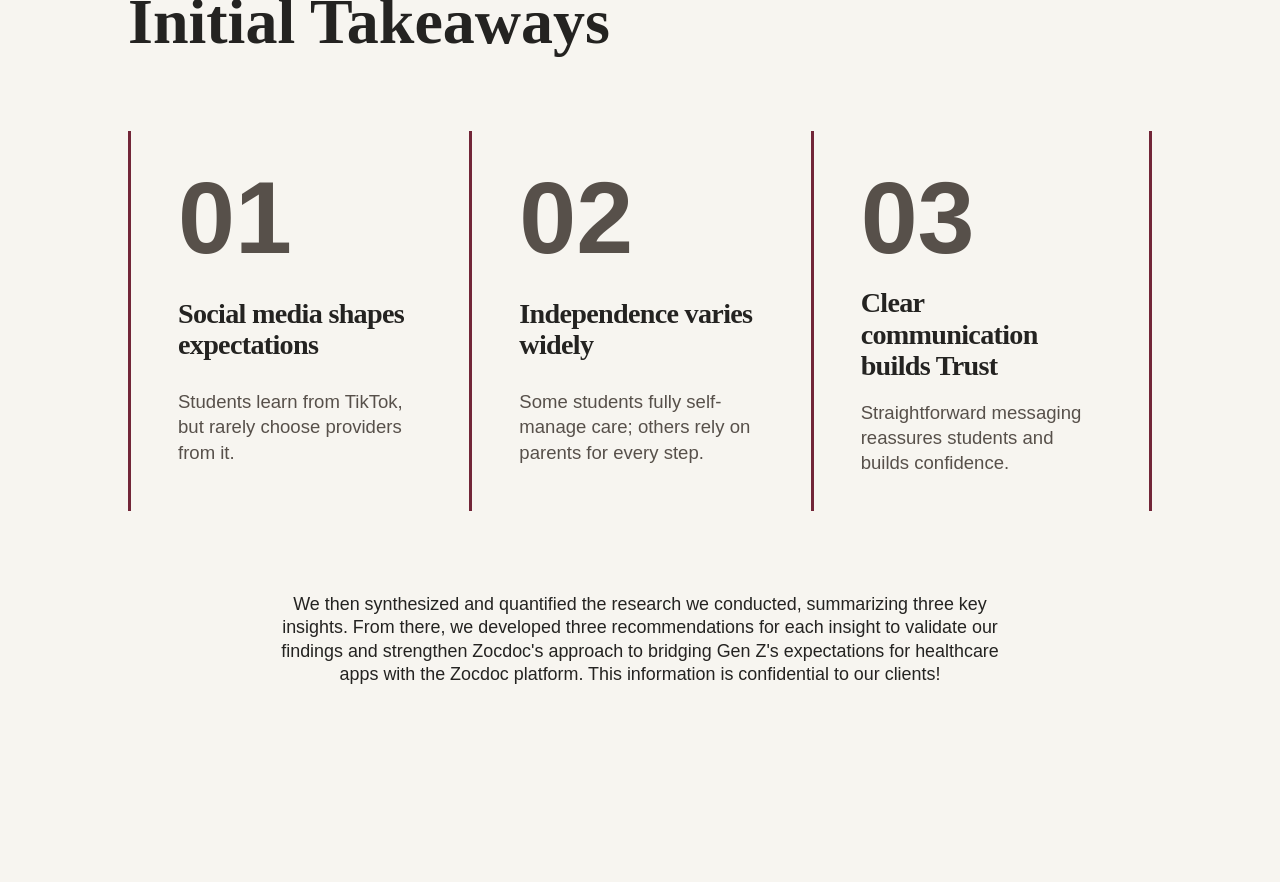
<file: projects/portfolio-system.html>
<!doctype html>
<html lang="en">
  <head>
    <meta charset="UTF-8" />
    <meta name="viewport" content="width=device-width, initial-scale=1.0" />
    <title>Research Project | Mikayla Acosta</title>
    <link rel="stylesheet" href="../styles.css" />
  </head>
  <body>
    <header class="site-header" data-header>
      <a class="brand" href="../index.html#top">Mikayla Acosta Portfolio</a>
      <nav class="nav-links" aria-label="Primary navigation">
        <a href="../index.html#about">About</a>
        <a href="../index.html#work">Work</a>
        <a href="../index.html#skills">Skills</a>
        <a href="../index.html#contact">Contact</a>
      </nav>
    </header>

    <main class="case-study-page">
      <section class="case-hero" id="overview">
        <img
          class="case-hero-image"
          src="../assets/zocdoc-healthcare-decisions-wide.png"
          alt="Zocdoc Gen Z Healthcare Decisions project cover"
        />
        <p class="eyebrow">User Research</p>
        <h1>Research Project</h1>
      </section>

      <section class="case-meta" aria-label="Project details">
        <div>
          <p class="case-label">Context</p>
          <p>
            This project explores how Gen Z college students ages 18-24 think about healthcare and
            digital booking tools for ZocDoc.
          </p>
        </div>
        <div>
          <p class="case-label">Role</p>
          <p>
            User research, synthesis, interview planning, product insights
          </p>
        </div>
        <div>
          <p class="case-label">Duration</p>
          <p>September 2025 to December 2025</p>
        </div>
        <div>
          <p class="case-label">Team</p>
          <p>Sejal Bilwar, Caroline Tong, Flora Wang, Daniel Huang, Michelle Wu</p>
        </div>
        <div>
          <p class="case-label">Tools</p>
          <p>Figma, research planning, synthesis, product strategy</p>
        </div>
      </section>

      <section class="case-slide split-slide text-left company-background-slide">
        <div class="slide-copy">
          <p class="eyebrow">Project context</p>
          <h2>Company Background</h2>
          <p>
            Zocdoc is a leading digital healthcare marketplace that helps patients find in-network
            providers, compare options, and book appointments online.
          </p>
          <p>
            Their mission is to make healthcare easier by increasing access, transparency, and trust
            for patients.
          </p>
        </div>
        <figure class="zocdoc-background-media">
          <img
            src="../assets/zocdoc-company-background.png"
            alt="Zocdoc booking homepage shown on a laptop"
          />
        </figure>
      </section>

      <section class="case-slide split-slide text-left project-scope-slide">
        <div class="slide-copy">
          <h2>Project Scope</h2>
          <p>
            Zocdoc partnered with Software Product @ Cal to understand how Gen Z college students
            (ages 18-24) think about healthcare and digital booking tools.
          </p>
        </div>
        <div class="scope-image-stack" aria-label="Research focus areas">
          <img src="../assets/zocdoc-mental-models.png" alt="Uncover the Mental Modes" />
          <img src="../assets/zocdoc-trust-factors.png" alt="Trust Factors" />
          <img
            src="../assets/zocdoc-decision-patterns.png"
            alt="Decision-making patterns in provider and care navigation"
          />
        </div>
      </section>

      <section class="case-section why-students-section">
        <h2>Why College Students?</h2>
        <div class="why-grid">
          <article>
            <h3>Entering Adulthood</h3>
            <p>
              College students are navigating healthcare independently for the first time and lack
              experience with insurance, costs, and selecting providers.
            </p>
          </article>
          <article>
            <h3>Wide Range of Independence</h3>
            <p>
              Students vary dramatically, some rely heavily on parents, while others fully manage
              their own care.
            </p>
          </article>
          <article>
            <h3>Barriers to Access</h3>
            <p>
              Insurance confusion, cost uncertainty, and limited system knowledge create friction in
              booking and managing care.
            </p>
          </article>
          <article>
            <h3>Digital Expectations</h3>
            <p>
              Gen Z evaluates service experiences through the lens of the apps they use daily,
              shaping expectations for healthcare tools.
            </p>
          </article>
        </div>
      </section>

      <section class="case-section approach-section">
        <h2>Our Approach</h2>
        <div class="approach-timeline">
          <article class="timeline-item timeline-top">
            <p>User interviews to explore students' attitudes, behaviors, barriers, and trust signals.</p>
            <h3>Qualitative Discovery</h3>
          </article>
          <article class="timeline-item timeline-bottom">
            <h3>Insight Synthesis</h3>
            <p>Clustered findings and distilled early themes to guide the next phase.</p>
          </article>
          <article class="timeline-item timeline-top">
            <p>Survey design informed by qualitative insights to measure patterns at scale.</p>
            <h3>Quantitative Validation</h3>
          </article>
          <article class="timeline-item timeline-bottom">
            <h3>Frameworks &amp; Opportunities</h3>
            <p>Developed archetypes, journey maps, and key opportunity areas for Zocdoc.</p>
          </article>
        </div>
      </section>

      <section class="case-slide split-slide text-left user-interviews-slide">
        <div class="slide-copy">
          <p class="eyebrow">Qualitative discovery</p>
          <h2>User Interviews</h2>
          <p>
            We spoke with <strong>10 college students</strong> across majors, years, and
            independence levels.
          </p>
          <p>Focus Areas:</p>
          <ul class="case-bullets">
            <li>General mindset toward healthcare</li>
            <li>Gen Z trust and digital mental models</li>
            <li>Key decision factors (table stakes, comfort signals)</li>
            <li>Competence indicators</li>
            <li>Access needs</li>
          </ul>
        </div>
        <figure class="interview-notes-media">
          <img src="../assets/zocdoc-user-interviews.png" alt="Interview notes for ten student interviews" />
        </figure>
      </section>

      <section class="case-slide affinity-mapping-slide">
        <figure class="affinity-map-media">
          <img src="../assets/zocdoc-affinity-map.png" alt="Zocdoc affinity mapping board" />
        </figure>
        <div class="slide-copy">
          <p class="eyebrow">Insight synthesis</p>
          <h2>Affinity Mapping</h2>
          <p class="affinity-caption">
            We sorted out all the responses from interviews into relevant categories such as social
            media reach and importance of transparency when it comes to what truly influences people
            in their healthcare decisions and what plays a big role in college students' decision
            making.
          </p>
        </div>
      </section>

      <section class="case-section centered-slide">
        <h2>We created three user archetypes to represent different student cases.</h2>
        <div class="media-row persona-row">
          <figure class="persona-figure">
            <img src="../assets/zocdoc-archetype-dependent.png" alt="Dependent Patient user archetype" />
          </figure>
          <figure class="persona-figure">
            <img src="../assets/zocdoc-archetype-transitional.png" alt="Transitional Patient user archetype" />
          </figure>
          <figure class="persona-figure">
            <img src="../assets/zocdoc-archetype-independent.png" alt="Independent Navigator user archetype" />
          </figure>
        </div>
      </section>

      <section class="case-slide split-slide text-left journey-map-slide">
        <div class="slide-copy">
          <h2>Journey Map</h2>
          <p class="journey-map-caption">
            We created a journey map for each user archetype to represent each patient's journey,
            mostly depicting their level of independence when it comes to their own healthcare.
          </p>
        </div>
        <figure class="journey-map-media">
          <img
            src="../assets/zocdoc-journey-map.png"
            alt="Journey map showing how students navigate healthcare across archetypes"
          />
        </figure>
      </section>

      <section class="case-section initial-takeaways-section">
        <h2>Initial Takeaways</h2>
        <div class="numbered-takeaway-grid">
          <article>
            <p class="takeaway-number">01</p>
            <h3>Social media shapes expectations</h3>
            <p>Students learn from TikTok, but rarely choose providers from it.</p>
          </article>
          <article>
            <p class="takeaway-number">02</p>
            <h3>Independence varies widely</h3>
            <p>Some students fully self-manage care; others rely on parents for every step.</p>
          </article>
          <article>
            <p class="takeaway-number">03</p>
            <h3>Clear communication builds Trust</h3>
            <p>Straightforward messaging reassures students and builds confidence.</p>
          </article>
        </div>
        <p class="takeaway-note">
          We then synthesized and quantified the research we conducted, summarizing three key
          insights. From there, we developed three recommendations for each insight to validate our
          findings and strengthen Zocdoc's approach to bridging Gen Z's expectations for healthcare
          apps with the Zocdoc platform. This information is confidential to our clients!
        </p>
      </section>

      <a class="back-link" href="../index.html#work">Back to projects</a>
    </main>

    <script src="../script.js"></script>
  </body>
</html>
</file>
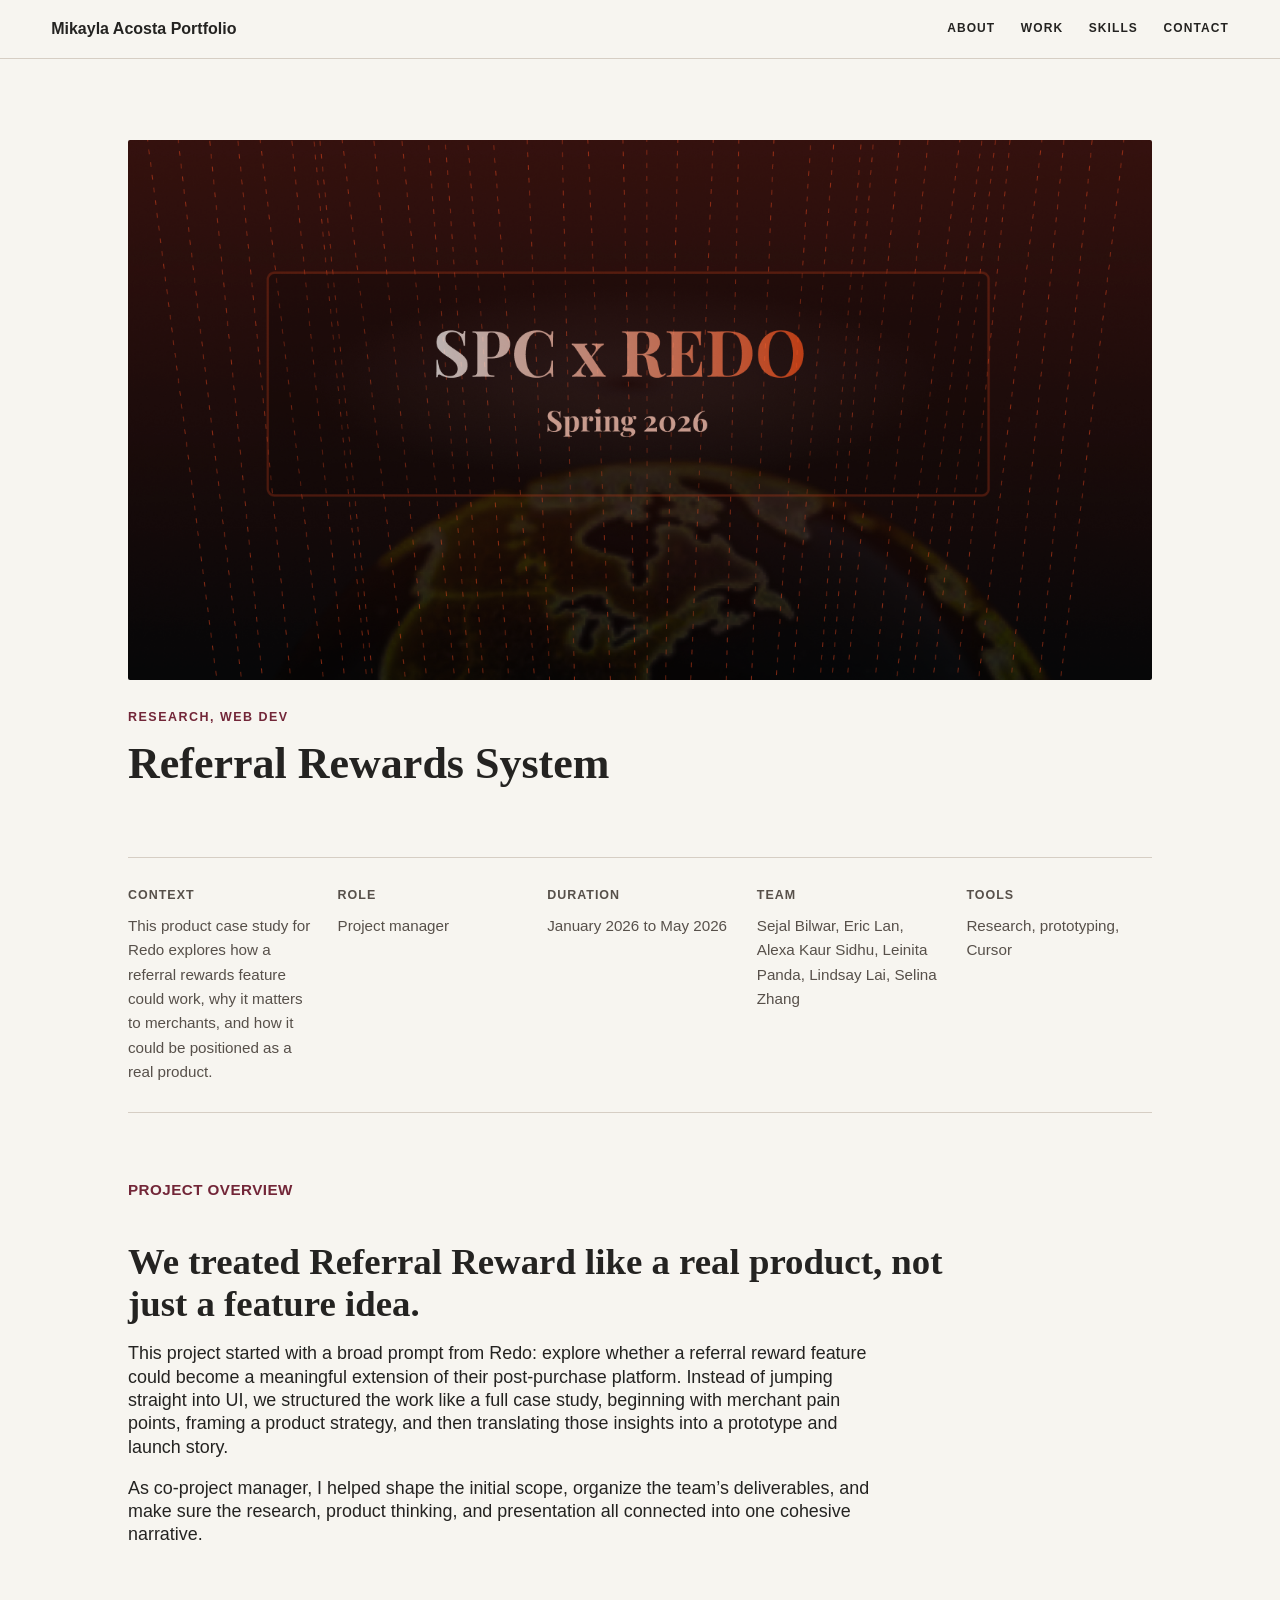
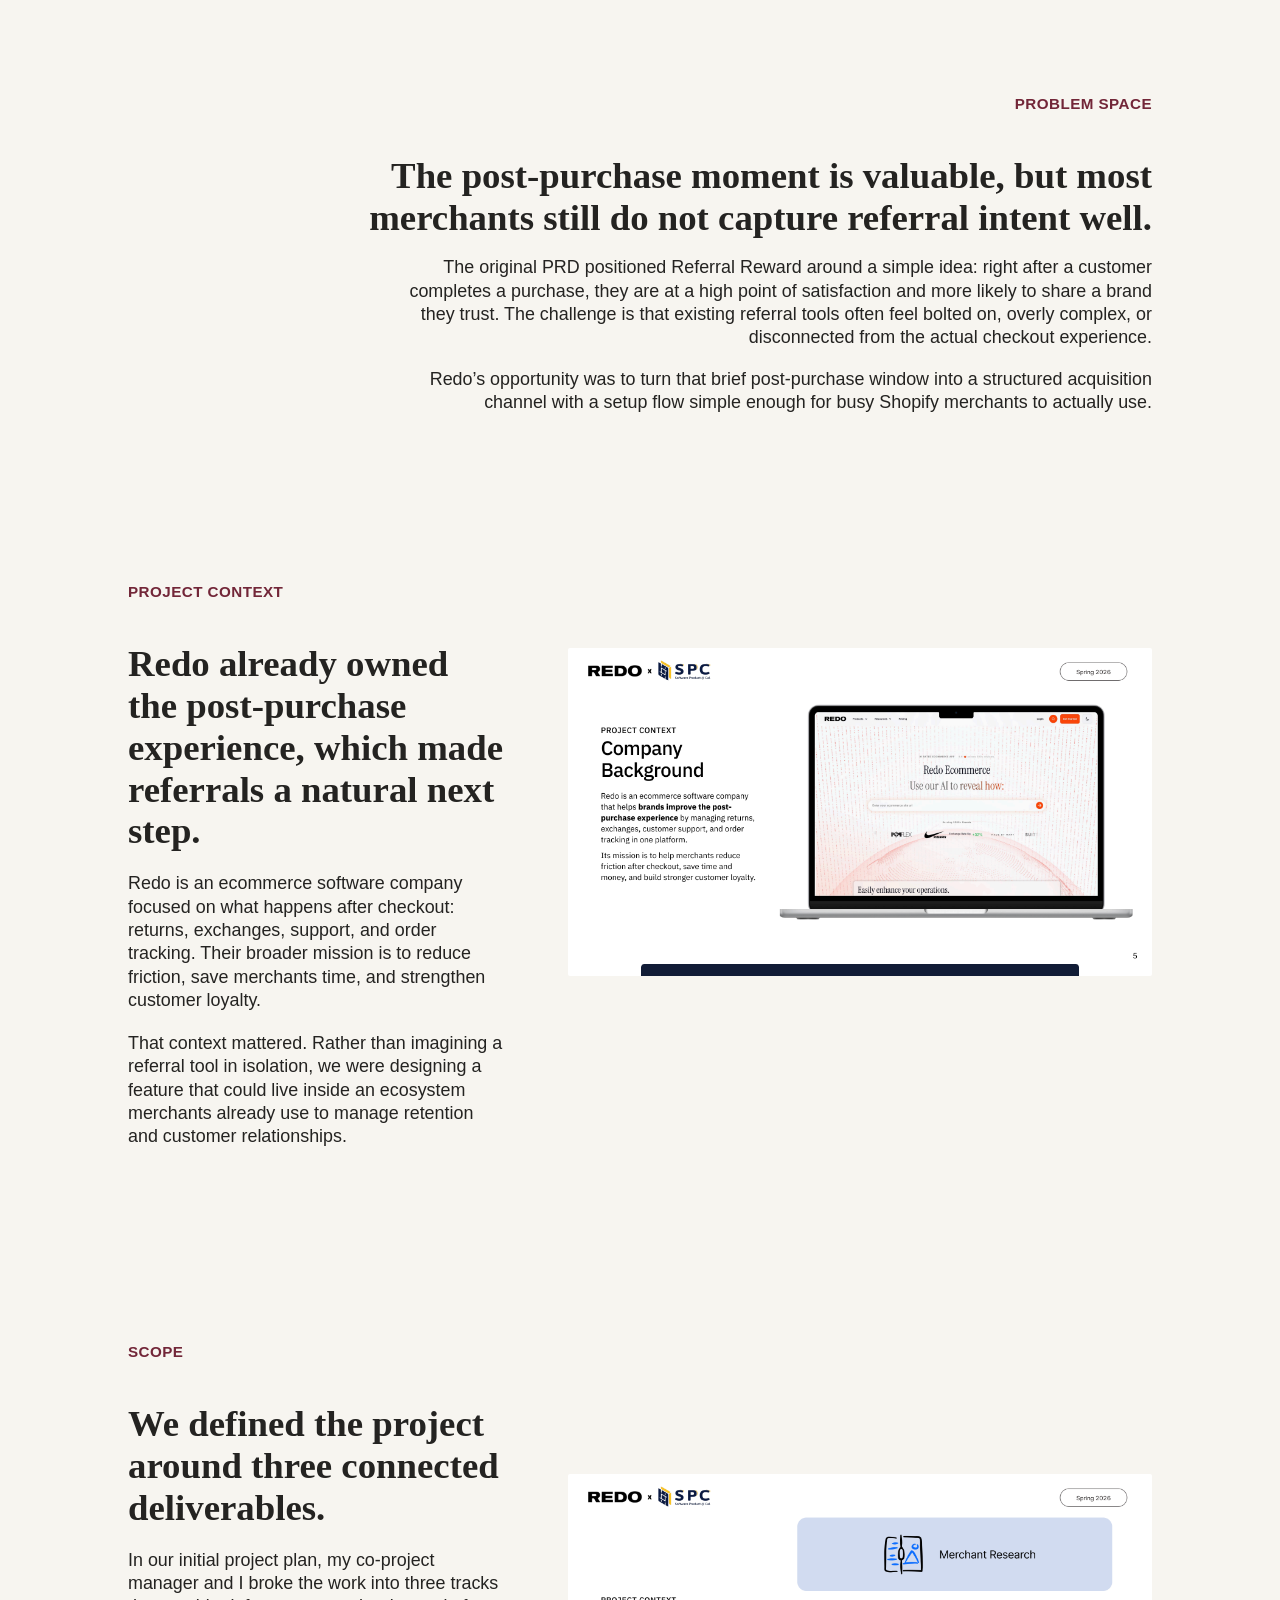
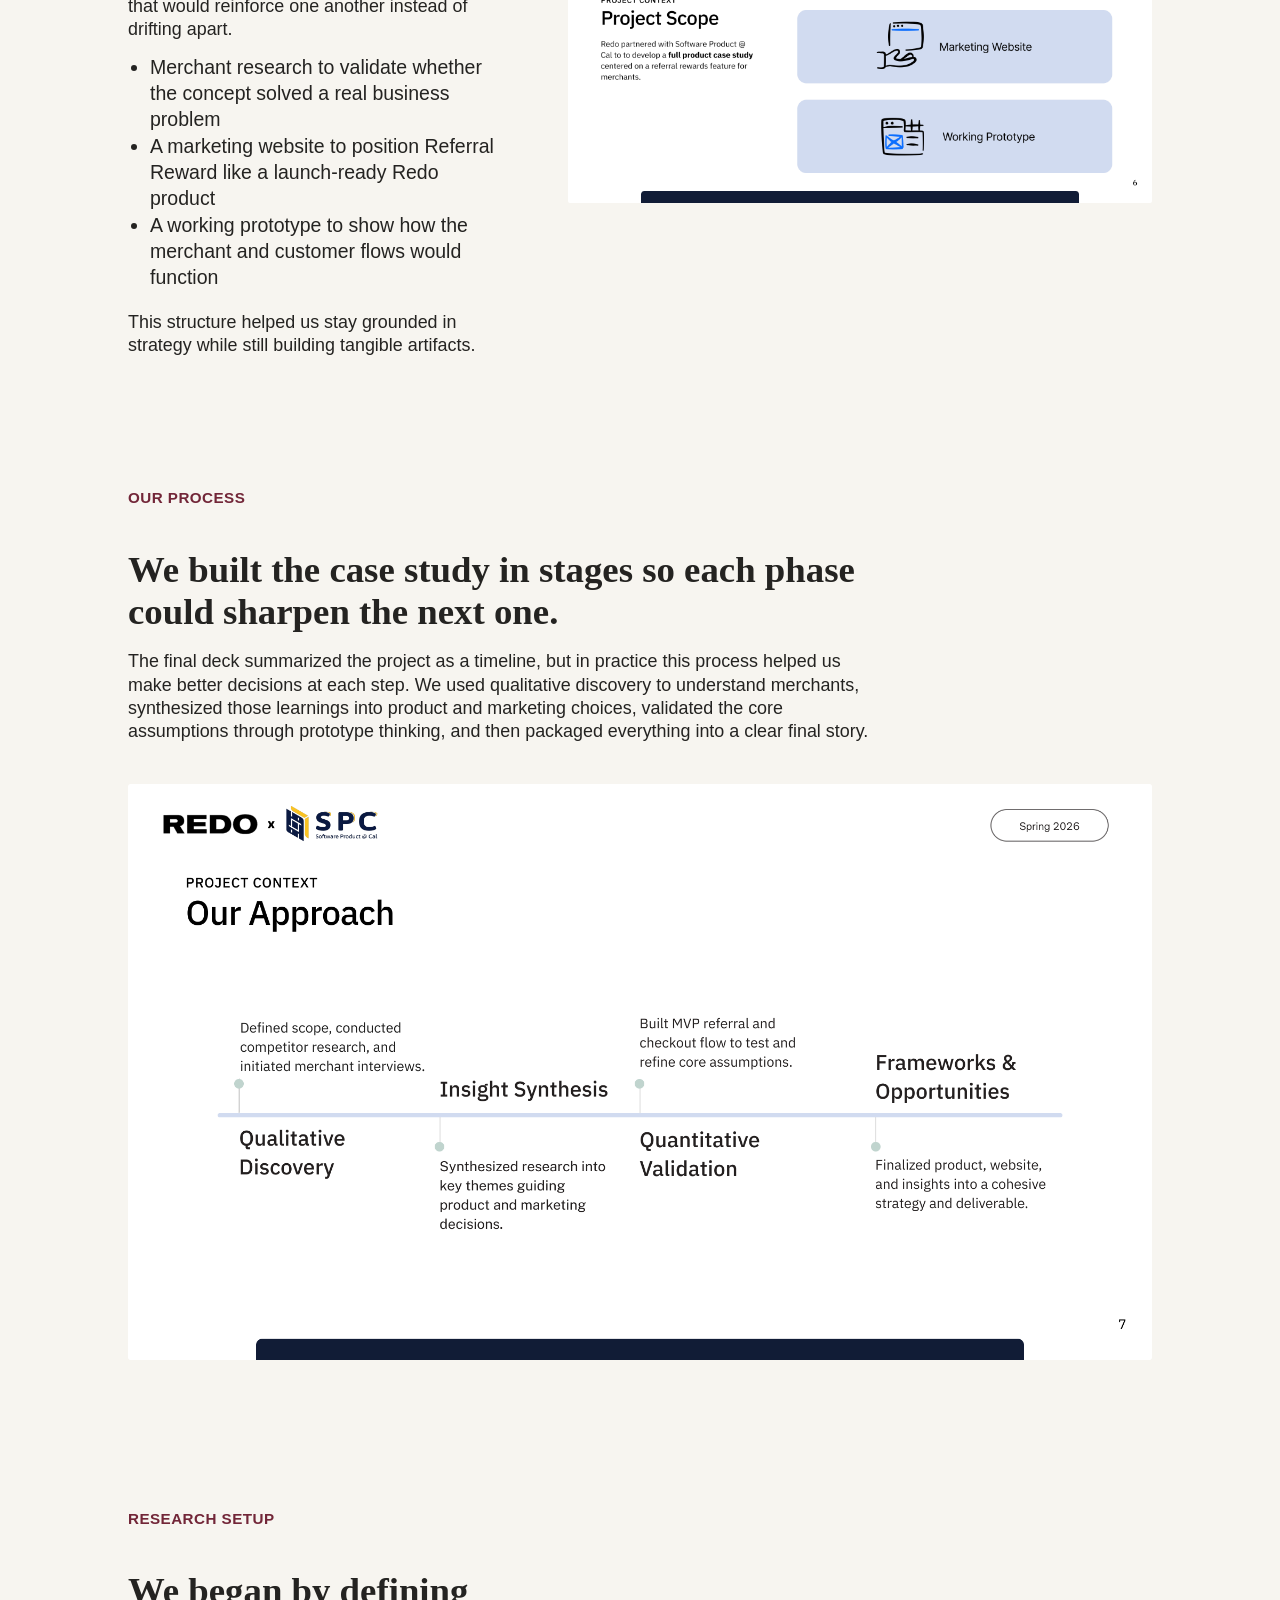
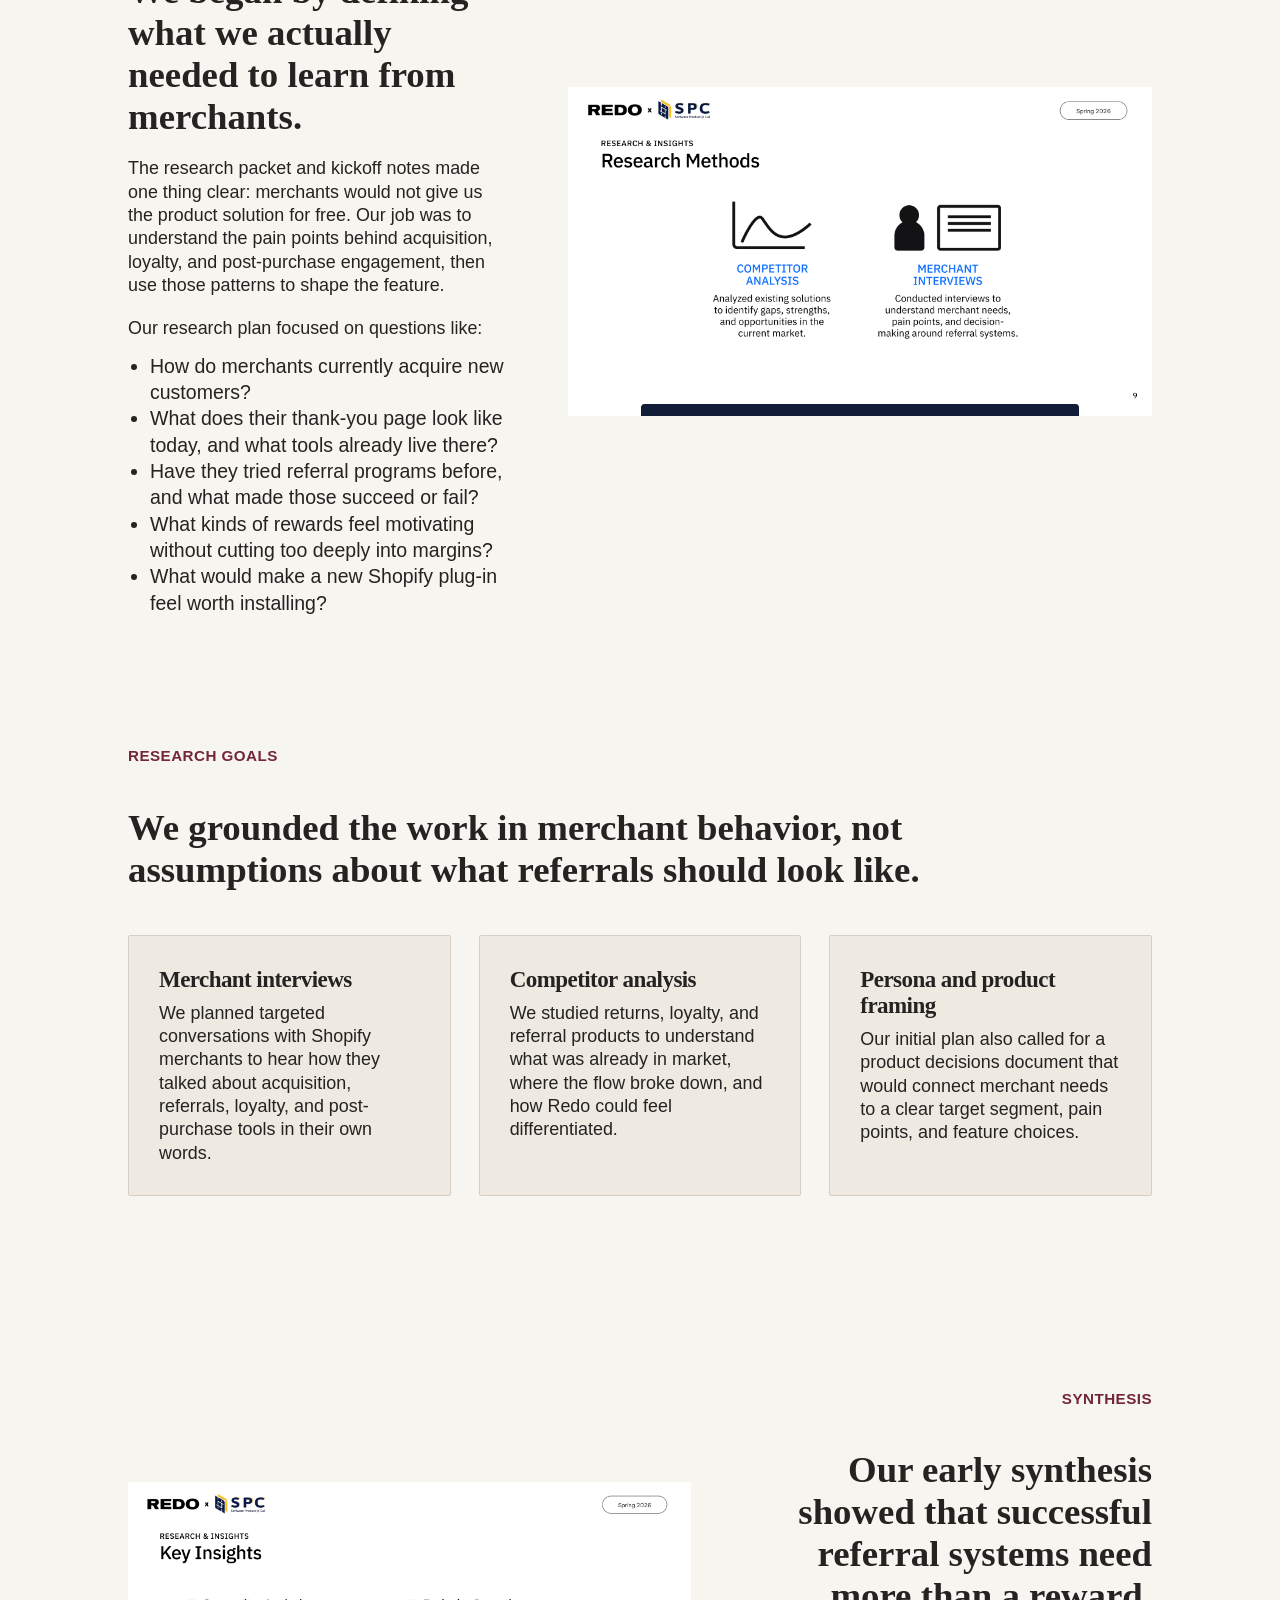
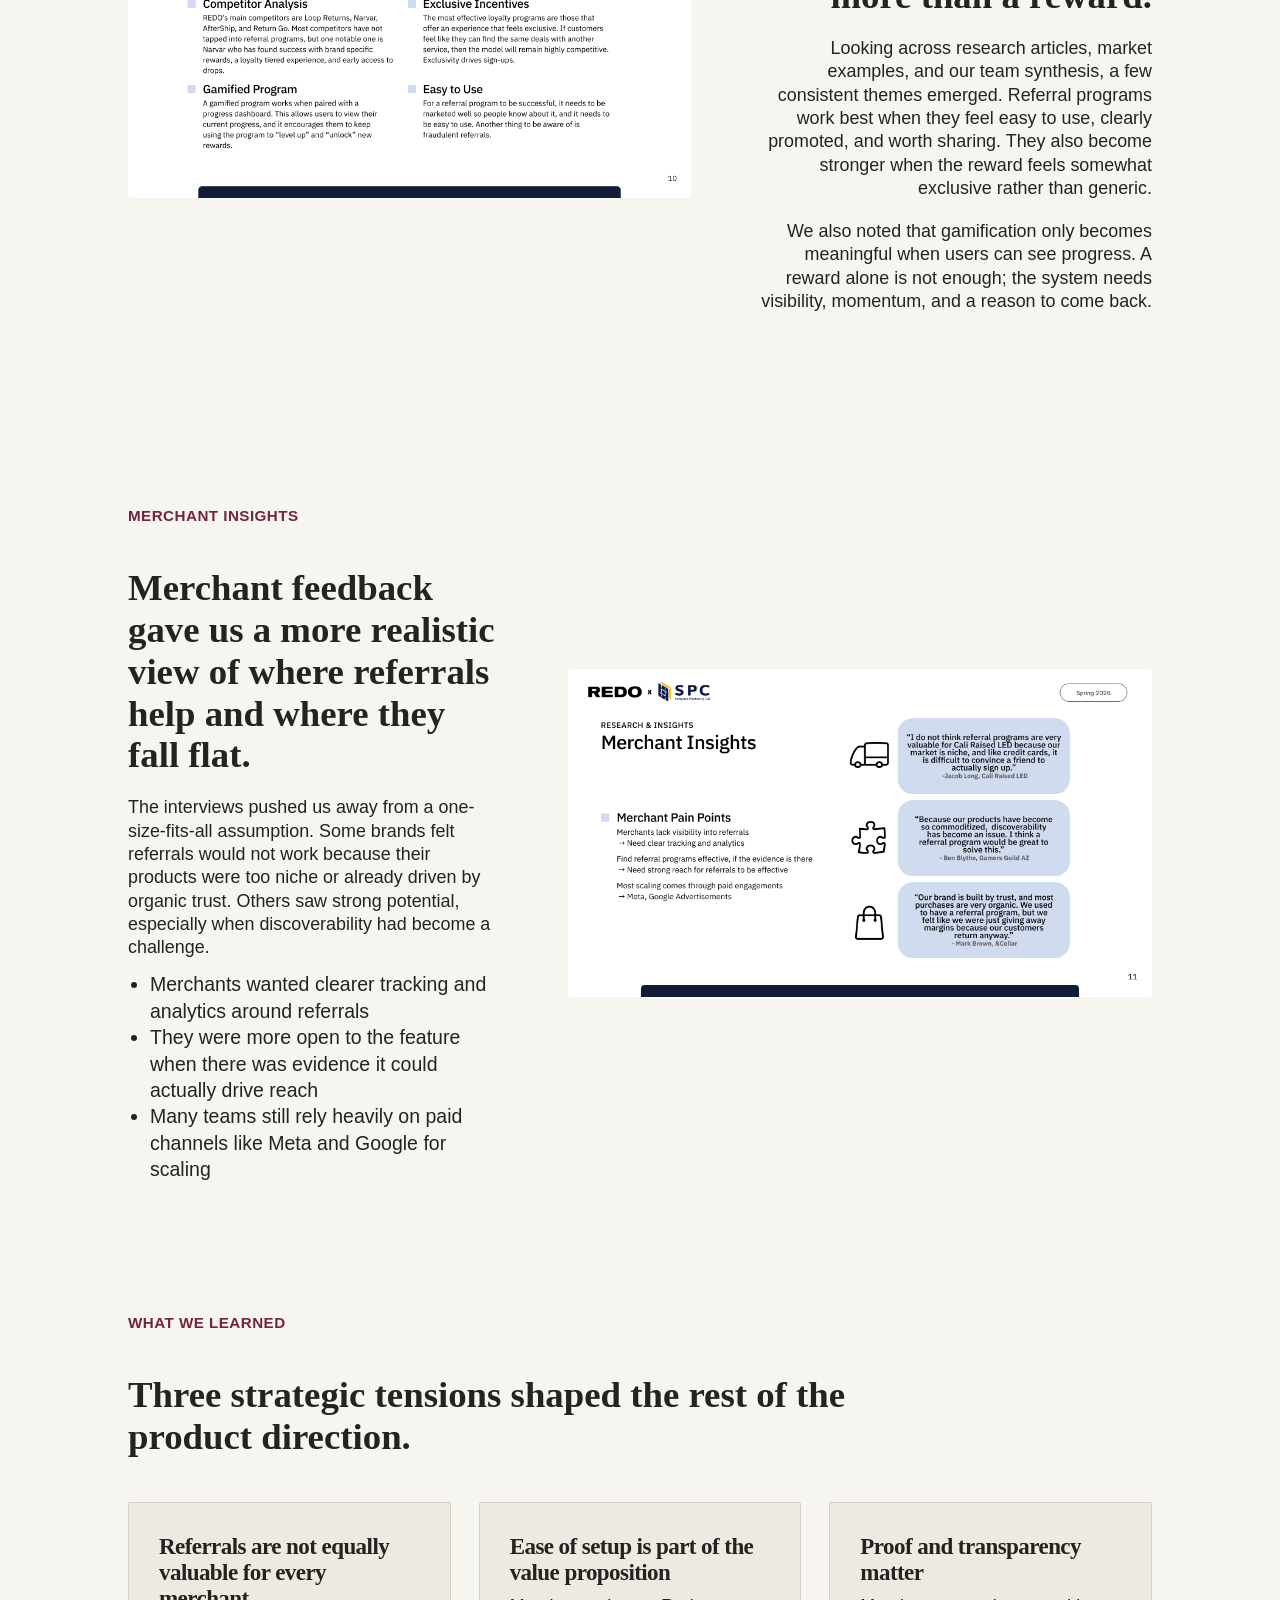
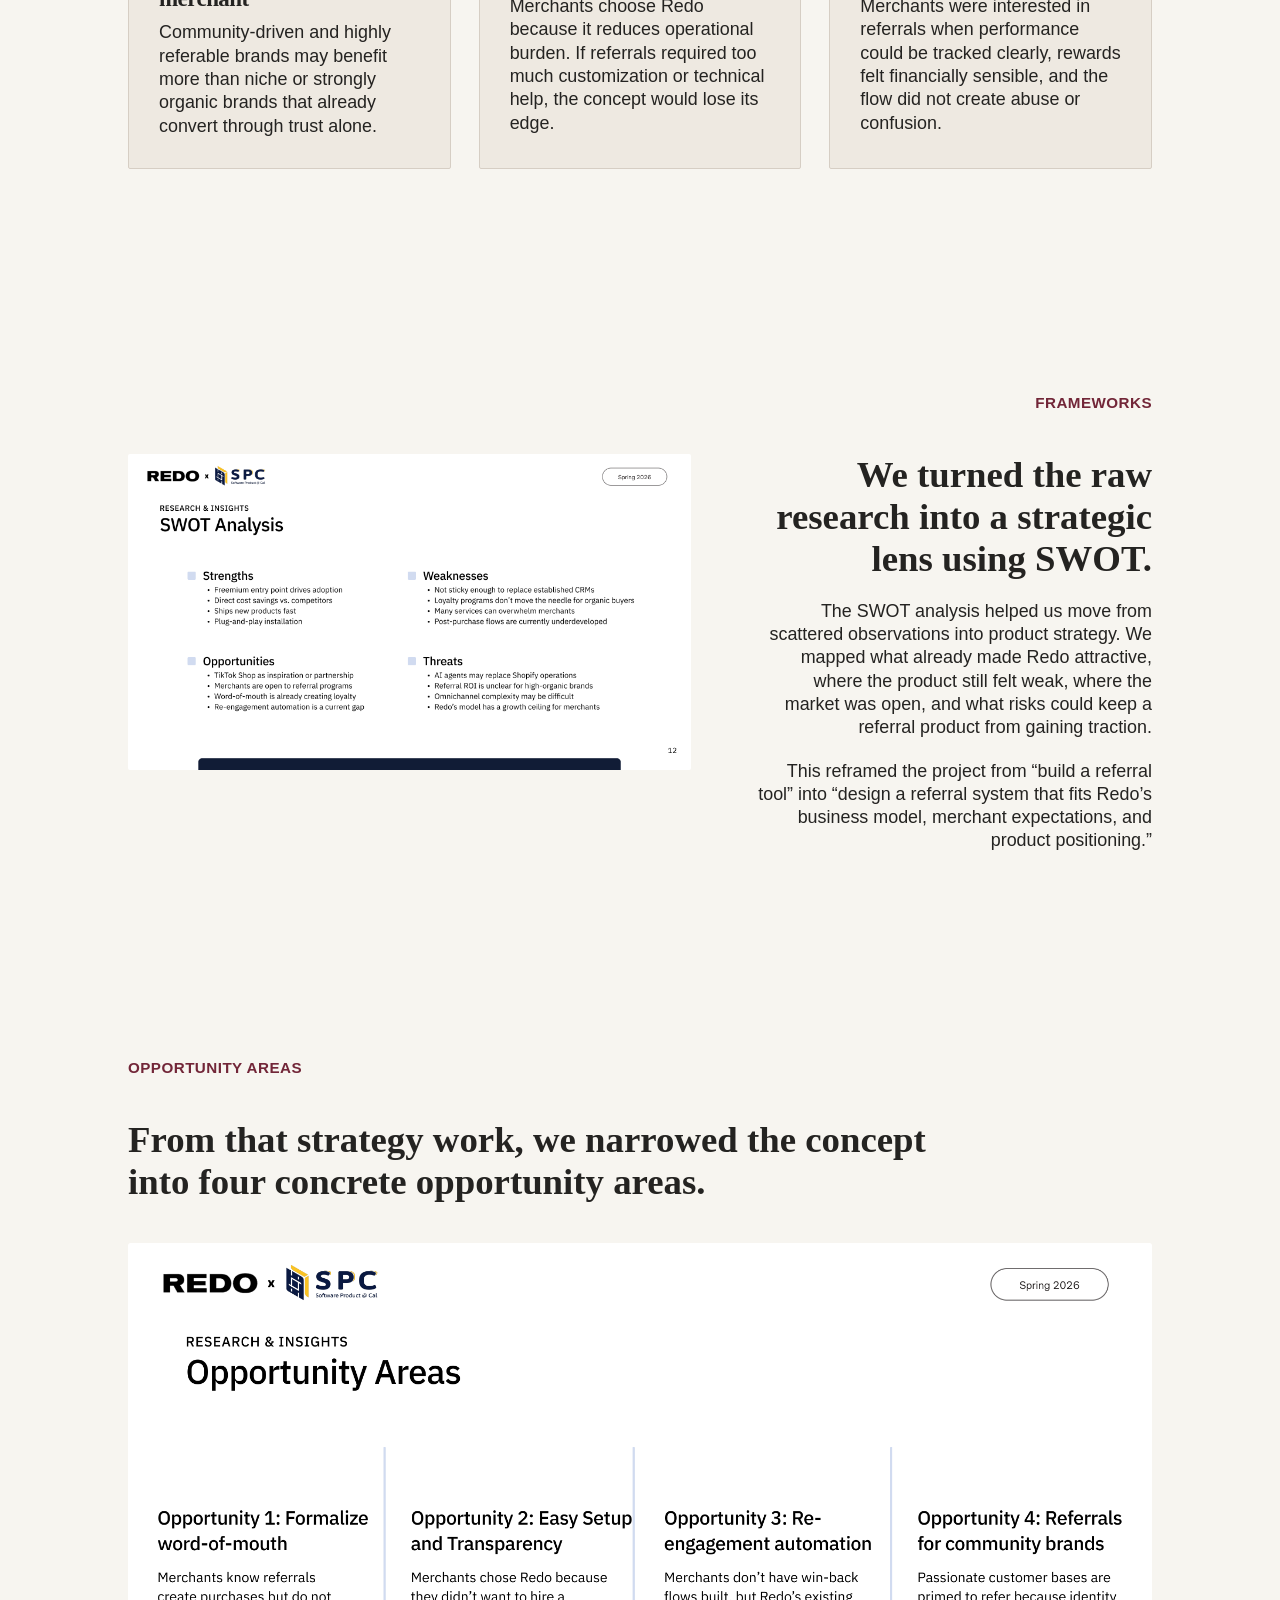
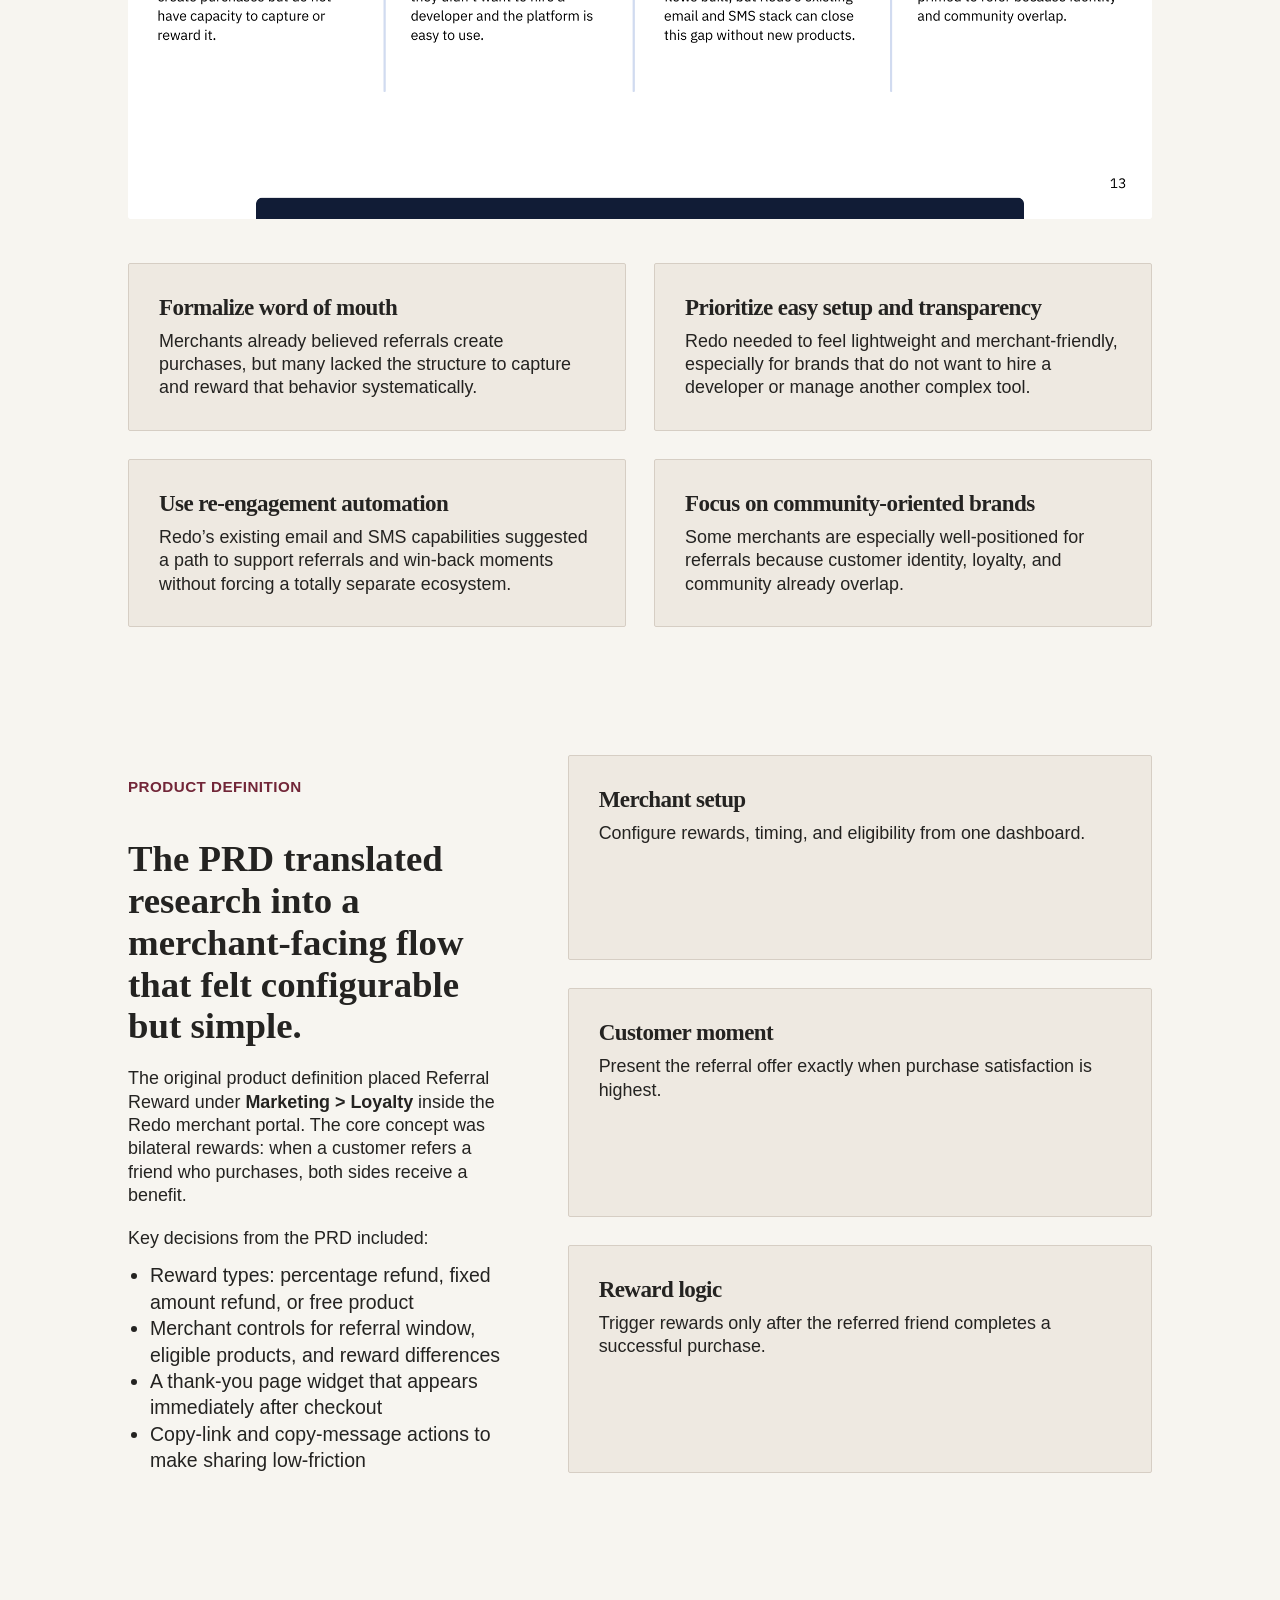
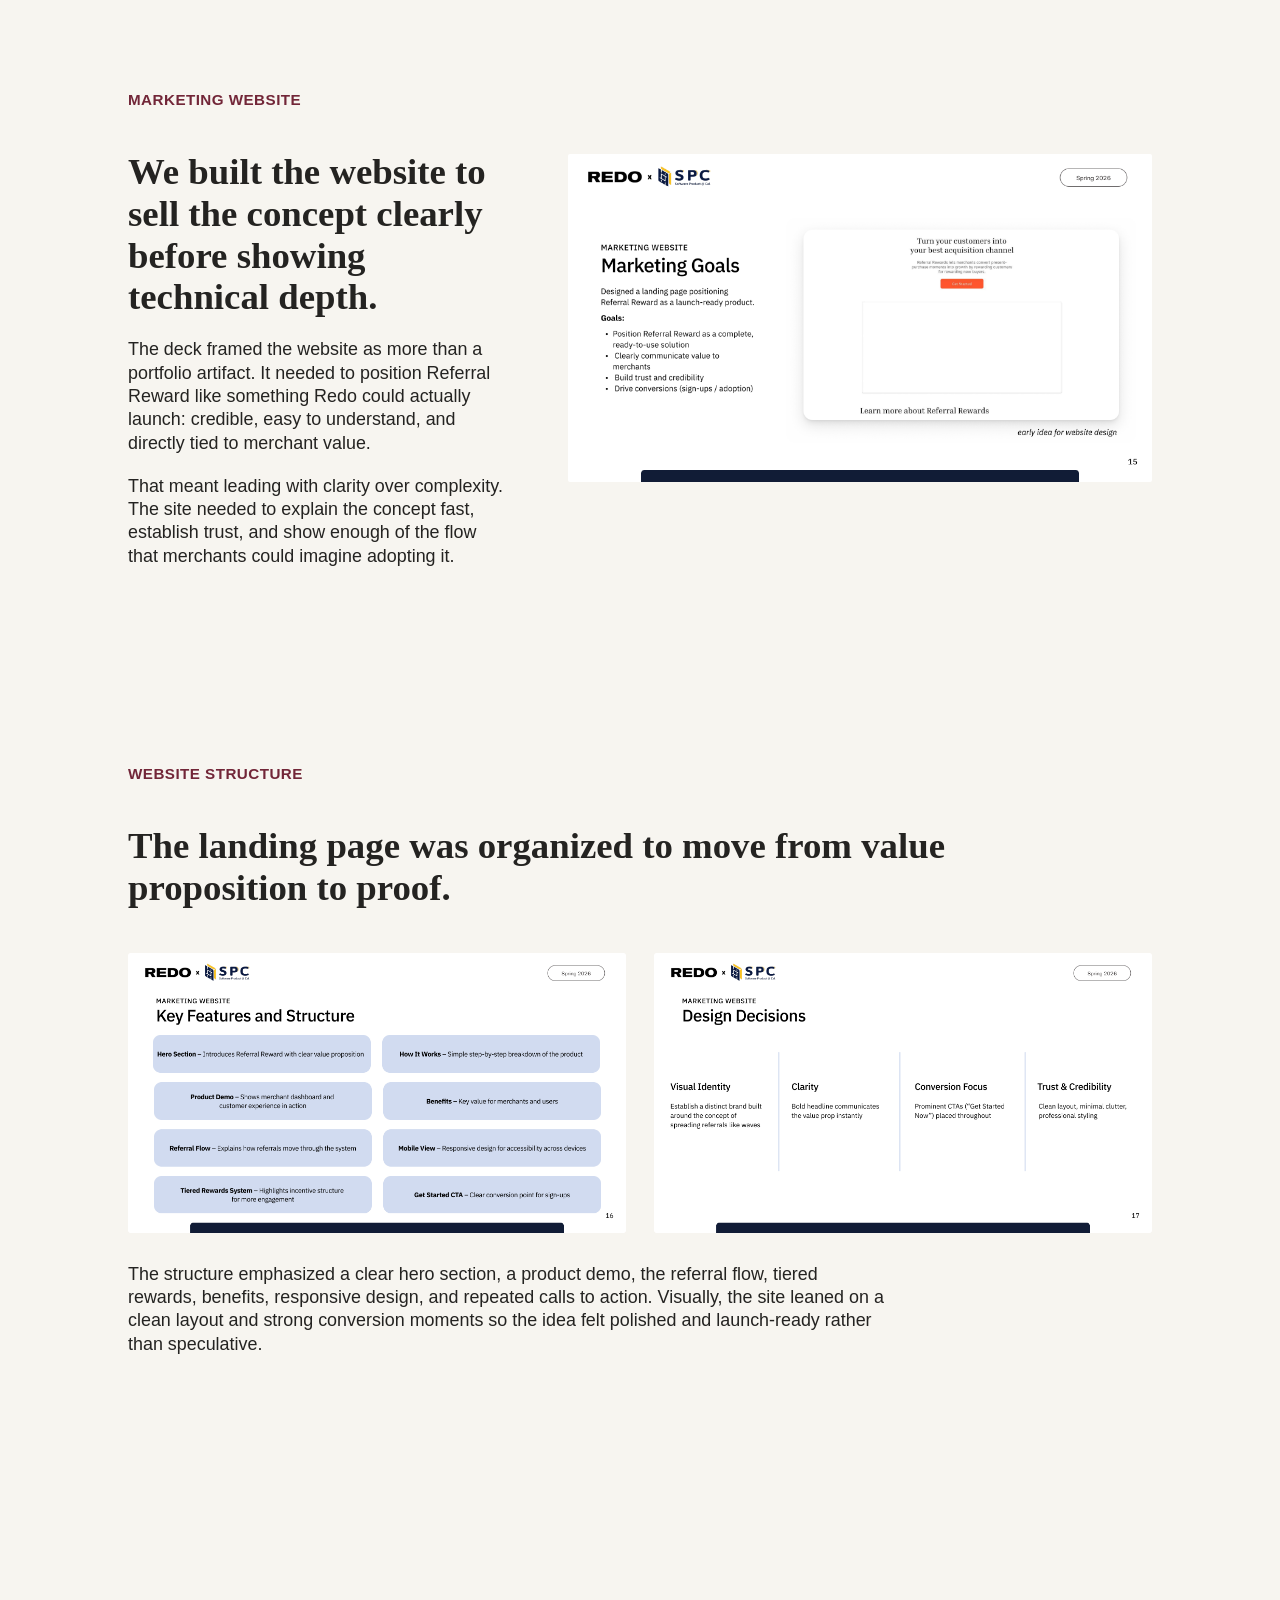
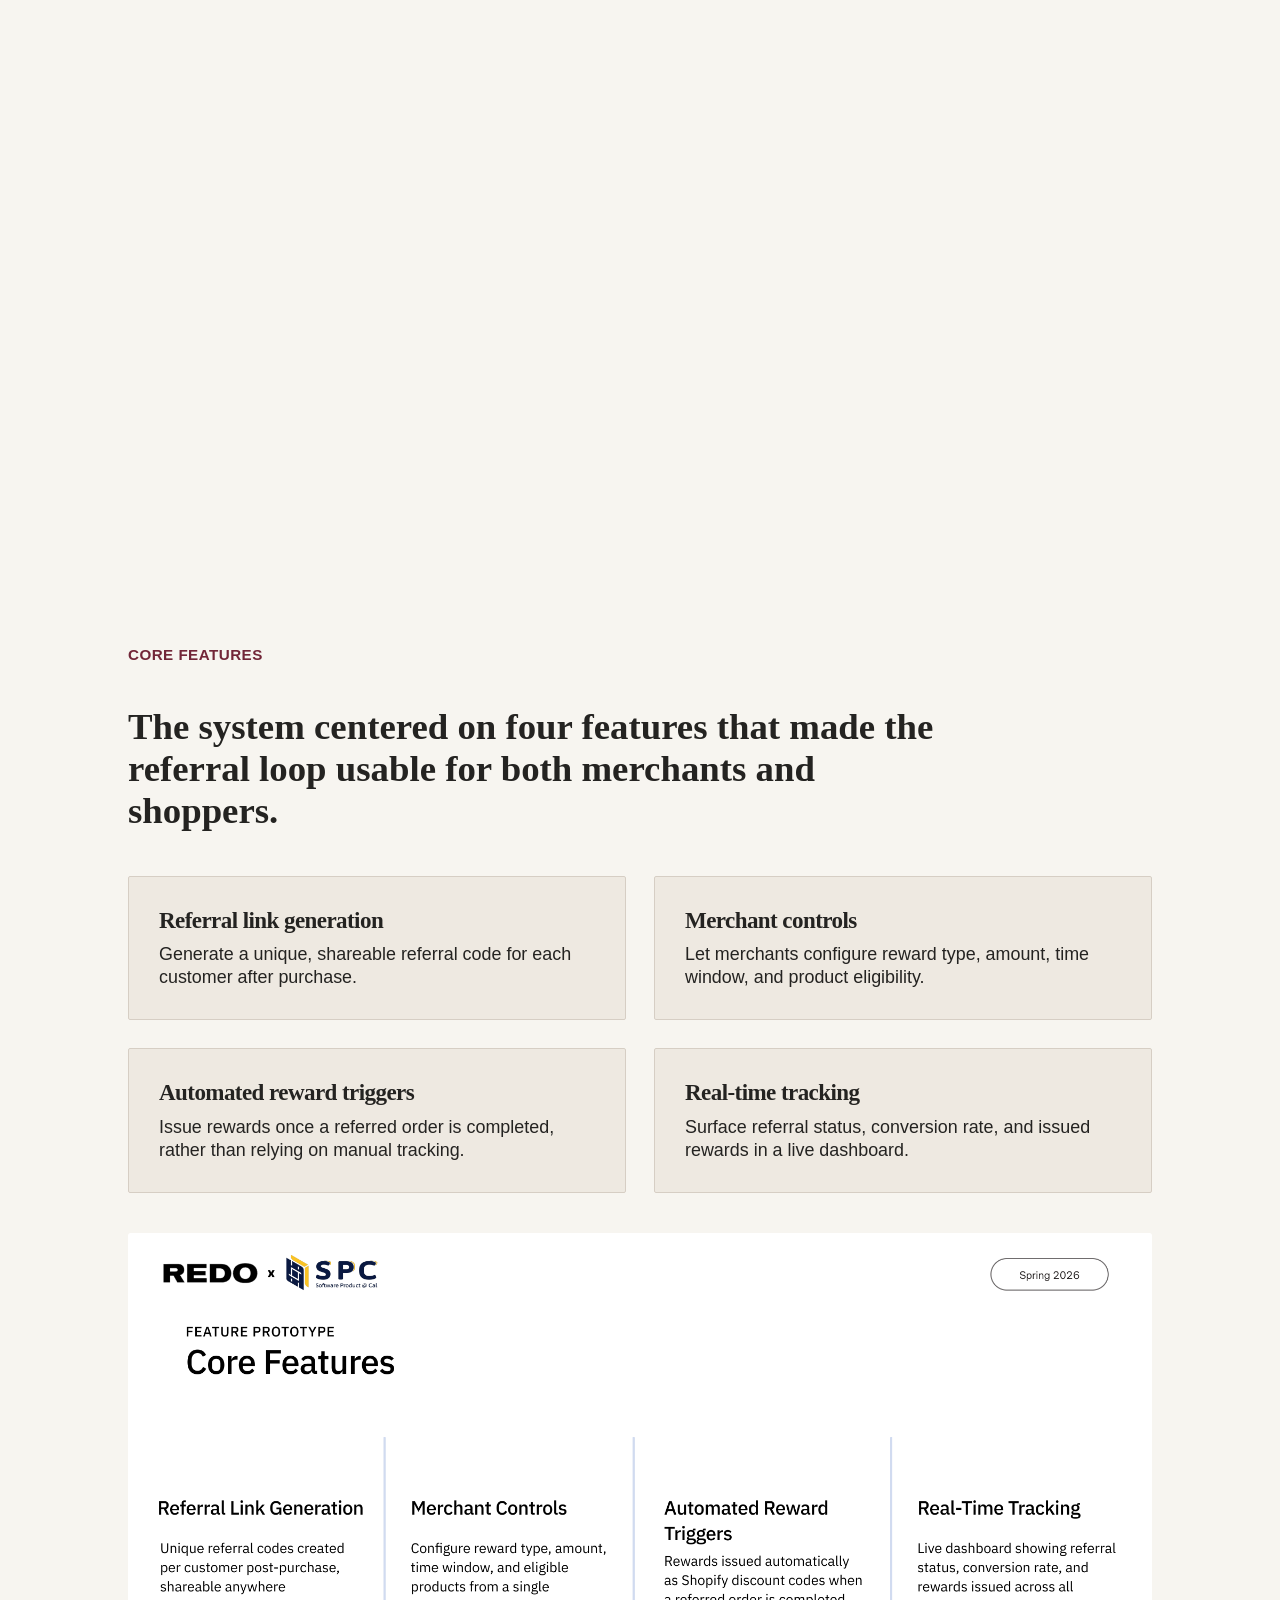
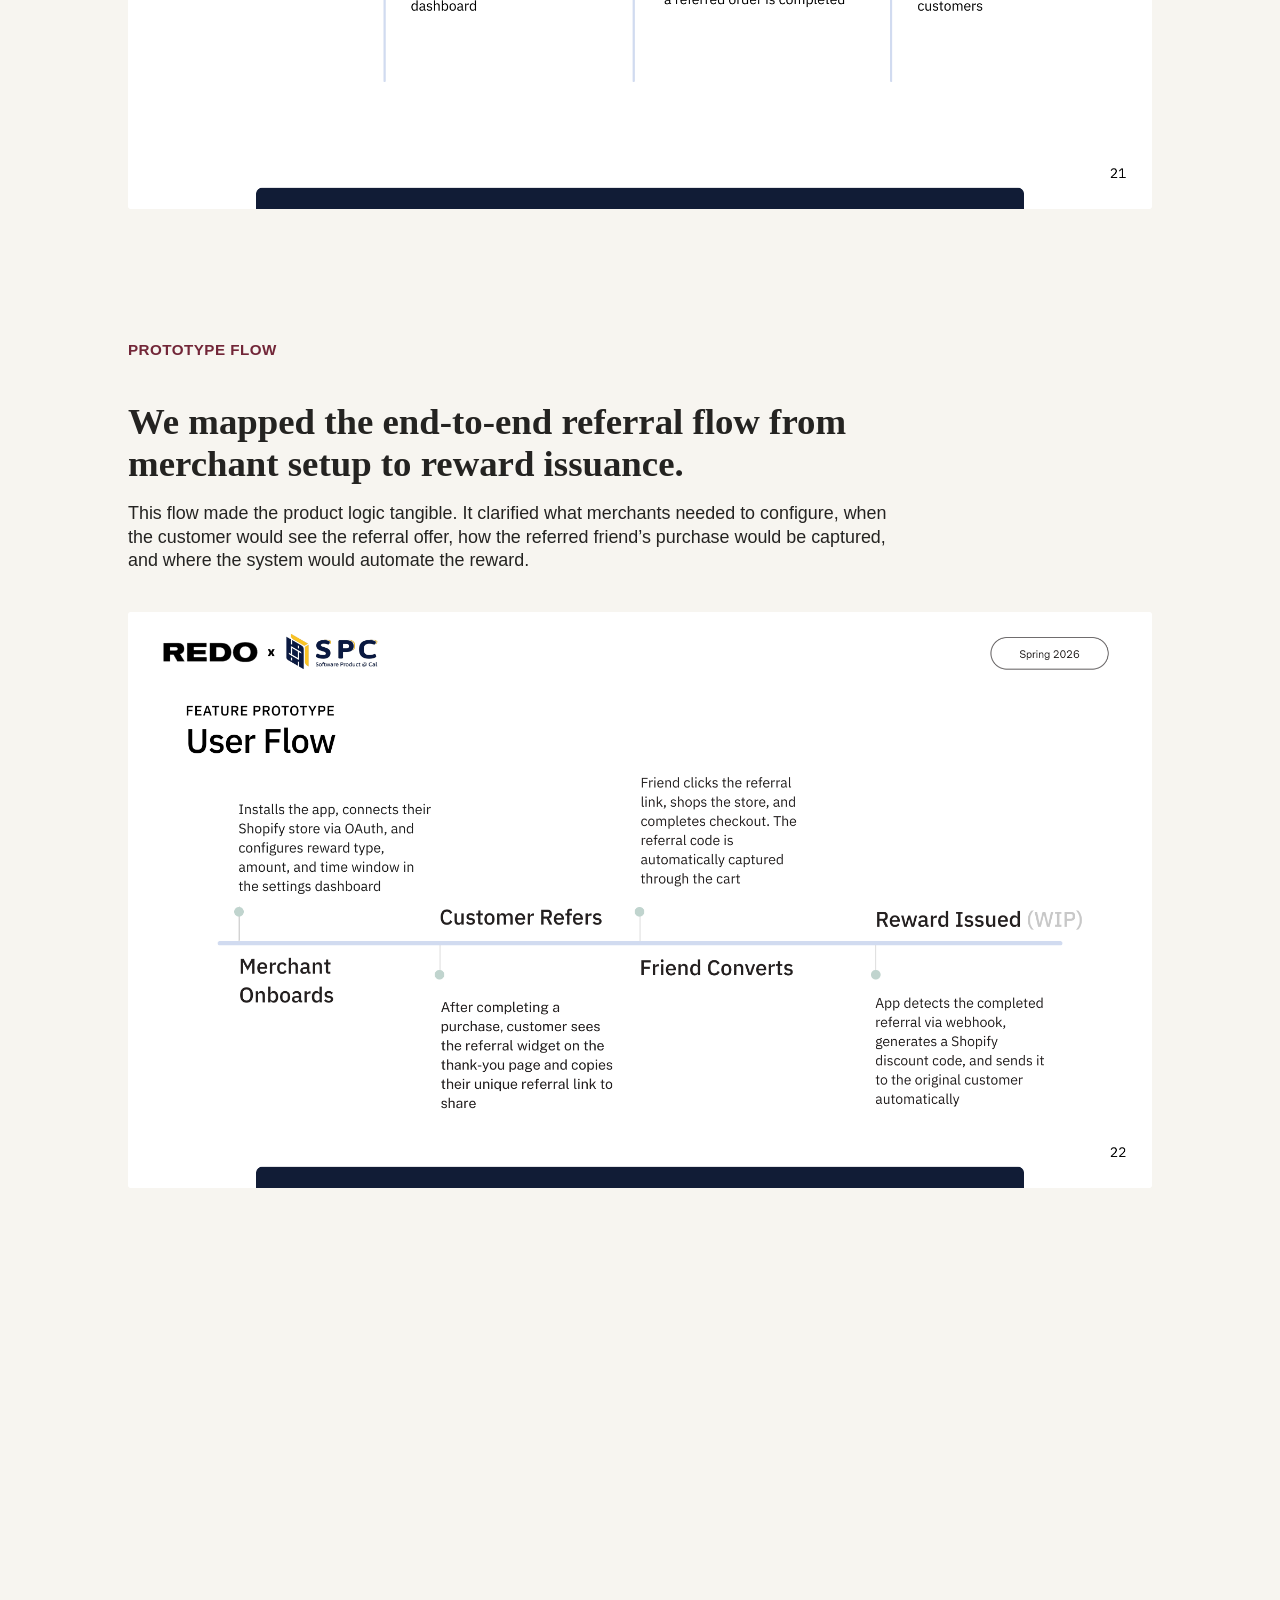
<file: projects/study-sprint.html>
<!doctype html>
<html lang="en">
  <head>
    <meta charset="UTF-8" />
    <meta name="viewport" content="width=device-width, initial-scale=1.0" />
    <title>Referral Rewards System | Mikayla Acosta</title>
    <link rel="stylesheet" href="../styles.css" />
  </head>
  <body>
    <header class="site-header" data-header>
      <a class="brand" href="../index.html#top">Mikayla Acosta Portfolio</a>
      <nav class="nav-links" aria-label="Primary navigation">
        <a href="../index.html#about">About</a>
        <a href="../index.html#work">Work</a>
        <a href="../index.html#skills">Skills</a>
        <a href="../index.html#contact">Contact</a>
      </nav>
    </header>

    <main class="case-study-page">
      <section class="case-hero" id="overview">
        <img
          class="case-hero-image"
          src="../assets/redo-spc-cover.png"
          alt="SPC x Redo project cover"
        />
        <p class="eyebrow">Research, Web Dev</p>
        <h1>Referral Rewards System</h1>
      </section>

      <section class="case-meta" aria-label="Project details">
        <div>
          <p class="case-label">Context</p>
          <p>
            This product case study for Redo explores how a referral rewards feature could work,
            why it matters to merchants, and how it could be positioned as a real product.
          </p>
        </div>
        <div>
          <p class="case-label">Role</p>
          <p>Project manager</p>
        </div>
        <div>
          <p class="case-label">Duration</p>
          <p>January 2026 to May 2026</p>
        </div>
        <div>
          <p class="case-label">Team</p>
          <p>Sejal Bilwar, Eric Lan, Alexa Kaur Sidhu, Leinita Panda, Lindsay Lai, Selina Zhang</p>
        </div>
        <div>
          <p class="case-label">Tools</p>
          <p>Research, prototyping, Cursor</p>
        </div>
      </section>

      <section class="case-section case-slide matched-section-label">
        <p class="eyebrow">Project Overview</p>
        <h2>We treated Referral Reward like a real product, not just a feature idea.</h2>
        <p>
          This project started with a broad prompt from Redo: explore whether a referral reward
          feature could become a meaningful extension of their post-purchase platform. Instead of
          jumping straight into UI, we structured the work like a full case study, beginning with
          merchant pain points, framing a product strategy, and then translating those insights
          into a prototype and launch story.
        </p>
        <p>
          As co-project manager, I helped shape the initial scope, organize the team’s deliverables,
          and make sure the research, product thinking, and presentation all connected into one
          cohesive narrative.
        </p>
      </section>

      <section class="case-section case-slide reality-section">
        <p class="eyebrow">Problem Space</p>
        <h2>The post-purchase moment is valuable, but most merchants still do not capture referral intent well.</h2>
        <p>
          The original PRD positioned Referral Reward around a simple idea: right after a customer
          completes a purchase, they are at a high point of satisfaction and more likely to share a
          brand they trust. The challenge is that existing referral tools often feel bolted on,
          overly complex, or disconnected from the actual checkout experience.
        </p>
        <p>
          Redo’s opportunity was to turn that brief post-purchase window into a structured
          acquisition channel with a setup flow simple enough for busy Shopify merchants to actually
          use.
        </p>
      </section>

      <section class="case-slide split-slide text-left company-background-slide">
        <div class="slide-copy">
          <p class="eyebrow">Project Context</p>
          <h2>Redo already owned the post-purchase experience, which made referrals a natural next step.</h2>
          <p>
            Redo is an ecommerce software company focused on what happens after checkout: returns,
            exchanges, support, and order tracking. Their broader mission is to reduce friction,
            save merchants time, and strengthen customer loyalty.
          </p>
          <p>
            That context mattered. Rather than imagining a referral tool in isolation, we were
            designing a feature that could live inside an ecosystem merchants already use to manage
            retention and customer relationships.
          </p>
        </div>
        <figure class="media-frame slide-media">
          <img src="../assets/redo-slide-05.png" alt="Redo company background slide from the final presentation" />
        </figure>
      </section>

      <section class="case-slide split-slide text-left">
        <div class="slide-copy">
          <p class="eyebrow">Scope</p>
          <h2>We defined the project around three connected deliverables.</h2>
          <p>
            In our initial project plan, my co-project manager and I broke the work into three
            tracks that would reinforce one another instead of drifting apart.
          </p>
          <ul class="case-bullets">
            <li>Merchant research to validate whether the concept solved a real business problem</li>
            <li>A marketing website to position Referral Reward like a launch-ready Redo product</li>
            <li>A working prototype to show how the merchant and customer flows would function</li>
          </ul>
          <p>
            This structure helped us stay grounded in strategy while still building tangible
            artifacts.
          </p>
        </div>
        <figure class="media-frame slide-media">
          <img src="../assets/redo-slide-06.png" alt="Redo project scope slide showing merchant research, marketing website, and working prototype" />
        </figure>
      </section>

      <section class="case-section case-slide redo-process-section matched-section-label">
        <p class="eyebrow">Our Process</p>
        <h2>We built the case study in stages so each phase could sharpen the next one.</h2>
        <p>
          The final deck summarized the project as a timeline, but in practice this process helped
          us make better decisions at each step. We used qualitative discovery to understand
          merchants, synthesized those learnings into product and marketing choices, validated the
          core assumptions through prototype thinking, and then packaged everything into a clear
          final story.
        </p>
        <figure class="media-frame wide-redo-media">
          <img src="../assets/redo-slide-07.png" alt="Redo project approach timeline showing discovery, synthesis, validation, and opportunities" />
        </figure>
      </section>

      <section class="case-slide split-slide text-left">
        <div class="slide-copy">
          <p class="eyebrow">Research Setup</p>
          <h2>We began by defining what we actually needed to learn from merchants.</h2>
          <p>
            The research packet and kickoff notes made one thing clear: merchants would not give us
            the product solution for free. Our job was to understand the pain points behind
            acquisition, loyalty, and post-purchase engagement, then use those patterns to shape
            the feature.
          </p>
          <p>Our research plan focused on questions like:</p>
          <ul class="case-bullets">
            <li>How do merchants currently acquire new customers?</li>
            <li>What does their thank-you page look like today, and what tools already live there?</li>
            <li>Have they tried referral programs before, and what made those succeed or fail?</li>
            <li>What kinds of rewards feel motivating without cutting too deeply into margins?</li>
            <li>What would make a new Shopify plug-in feel worth installing?</li>
          </ul>
        </div>
        <figure class="media-frame slide-media">
          <img src="../assets/redo-slide-09.png" alt="Redo research methods slide showing competitor analysis and merchant interviews" />
        </figure>
      </section>

      <section class="case-section case-slide">
        <p class="eyebrow">Research Goals</p>
        <h2>We grounded the work in merchant behavior, not assumptions about what referrals should look like.</h2>
        <div class="redo-method-grid">
          <article>
            <h3>Merchant interviews</h3>
            <p>
              We planned targeted conversations with Shopify merchants to hear how they talked about
              acquisition, referrals, loyalty, and post-purchase tools in their own words.
            </p>
          </article>
          <article>
            <h3>Competitor analysis</h3>
            <p>
              We studied returns, loyalty, and referral products to understand what was already in
              market, where the flow broke down, and how Redo could feel differentiated.
            </p>
          </article>
          <article>
            <h3>Persona and product framing</h3>
            <p>
              Our initial plan also called for a product decisions document that would connect
              merchant needs to a clear target segment, pain points, and feature choices.
            </p>
          </article>
        </div>
      </section>

      <section class="case-slide split-slide image-left">
        <figure class="media-frame slide-media">
          <img src="../assets/redo-slide-10.png" alt="Redo key insights slide covering competitors, gamification, exclusivity, and ease of use" />
        </figure>
        <div class="slide-copy align-right">
          <p class="eyebrow">Synthesis</p>
          <h2>Our early synthesis showed that successful referral systems need more than a reward.</h2>
          <p>
            Looking across research articles, market examples, and our team synthesis, a few
            consistent themes emerged. Referral programs work best when they feel easy to use,
            clearly promoted, and worth sharing. They also become stronger when the reward feels
            somewhat exclusive rather than generic.
          </p>
          <p>
            We also noted that gamification only becomes meaningful when users can see progress. A
            reward alone is not enough; the system needs visibility, momentum, and a reason to come
            back.
          </p>
        </div>
      </section>

      <section class="case-slide split-slide text-left">
        <div class="slide-copy">
          <p class="eyebrow">Merchant Insights</p>
          <h2>Merchant feedback gave us a more realistic view of where referrals help and where they fall flat.</h2>
          <p>
            The interviews pushed us away from a one-size-fits-all assumption. Some brands felt
            referrals would not work because their products were too niche or already driven by
            organic trust. Others saw strong potential, especially when discoverability had become a
            challenge.
          </p>
          <ul class="case-bullets">
            <li>Merchants wanted clearer tracking and analytics around referrals</li>
            <li>They were more open to the feature when there was evidence it could actually drive reach</li>
            <li>Many teams still rely heavily on paid channels like Meta and Google for scaling</li>
          </ul>
        </div>
        <figure class="media-frame slide-media">
          <img src="../assets/redo-slide-11.png" alt="Redo merchant insights slide with merchant pain points and interview quotes" />
        </figure>
      </section>

      <section class="case-section case-slide">
        <p class="eyebrow">What We Learned</p>
        <h2>Three strategic tensions shaped the rest of the product direction.</h2>
        <div class="redo-insight-grid">
          <article>
            <h3>Referrals are not equally valuable for every merchant</h3>
            <p>
              Community-driven and highly referable brands may benefit more than niche or strongly
              organic brands that already convert through trust alone.
            </p>
          </article>
          <article>
            <h3>Ease of setup is part of the value proposition</h3>
            <p>
              Merchants choose Redo because it reduces operational burden. If referrals required
              too much customization or technical help, the concept would lose its edge.
            </p>
          </article>
          <article>
            <h3>Proof and transparency matter</h3>
            <p>
              Merchants were interested in referrals when performance could be tracked clearly,
              rewards felt financially sensible, and the flow did not create abuse or confusion.
            </p>
          </article>
        </div>
      </section>

      <section class="case-slide split-slide image-left">
        <figure class="media-frame slide-media">
          <img src="../assets/redo-slide-12.png" alt="Redo SWOT analysis slide" />
        </figure>
        <div class="slide-copy align-right">
          <p class="eyebrow">Frameworks</p>
          <h2>We turned the raw research into a strategic lens using SWOT.</h2>
          <p>
            The SWOT analysis helped us move from scattered observations into product strategy. We
            mapped what already made Redo attractive, where the product still felt weak, where the
            market was open, and what risks could keep a referral product from gaining traction.
          </p>
          <p>
            This reframed the project from “build a referral tool” into “design a referral system
            that fits Redo’s business model, merchant expectations, and product positioning.”
          </p>
        </div>
      </section>

      <section class="case-section case-slide">
        <p class="eyebrow">Opportunity Areas</p>
        <h2>From that strategy work, we narrowed the concept into four concrete opportunity areas.</h2>
        <figure class="media-frame wide-redo-media">
          <img src="../assets/redo-slide-13.png" alt="Redo opportunity areas slide" />
        </figure>
        <div class="redo-opportunity-grid">
          <article>
            <h3>Formalize word of mouth</h3>
            <p>
              Merchants already believed referrals create purchases, but many lacked the structure
              to capture and reward that behavior systematically.
            </p>
          </article>
          <article>
            <h3>Prioritize easy setup and transparency</h3>
            <p>
              Redo needed to feel lightweight and merchant-friendly, especially for brands that do
              not want to hire a developer or manage another complex tool.
            </p>
          </article>
          <article>
            <h3>Use re-engagement automation</h3>
            <p>
              Redo’s existing email and SMS capabilities suggested a path to support referrals and
              win-back moments without forcing a totally separate ecosystem.
            </p>
          </article>
          <article>
            <h3>Focus on community-oriented brands</h3>
            <p>
              Some merchants are especially well-positioned for referrals because customer identity,
              loyalty, and community already overlap.
            </p>
          </article>
        </div>
      </section>

      <section class="case-slide split-slide text-left">
        <div class="slide-copy">
          <p class="eyebrow">Product Definition</p>
          <h2>The PRD translated research into a merchant-facing flow that felt configurable but simple.</h2>
          <p>
            The original product definition placed Referral Reward under
            <strong>Marketing &gt; Loyalty</strong> inside the Redo merchant portal. The core concept
            was bilateral rewards: when a customer refers a friend who purchases, both sides
            receive a benefit.
          </p>
          <p>Key decisions from the PRD included:</p>
          <ul class="case-bullets">
            <li>Reward types: percentage refund, fixed amount refund, or free product</li>
            <li>Merchant controls for referral window, eligible products, and reward differences</li>
            <li>A thank-you page widget that appears immediately after checkout</li>
            <li>Copy-link and copy-message actions to make sharing low-friction</li>
          </ul>
        </div>
        <div class="redo-summary-grid">
          <article>
            <h3>Merchant setup</h3>
            <p>Configure rewards, timing, and eligibility from one dashboard.</p>
          </article>
          <article>
            <h3>Customer moment</h3>
            <p>Present the referral offer exactly when purchase satisfaction is highest.</p>
          </article>
          <article>
            <h3>Reward logic</h3>
            <p>Trigger rewards only after the referred friend completes a successful purchase.</p>
          </article>
        </div>
      </section>

      <section class="case-slide split-slide text-left">
        <div class="slide-copy">
          <p class="eyebrow">Marketing Website</p>
          <h2>We built the website to sell the concept clearly before showing technical depth.</h2>
          <p>
            The deck framed the website as more than a portfolio artifact. It needed to position
            Referral Reward like something Redo could actually launch: credible, easy to understand,
            and directly tied to merchant value.
          </p>
          <p>
            That meant leading with clarity over complexity. The site needed to explain the concept
            fast, establish trust, and show enough of the flow that merchants could imagine adopting
            it.
          </p>
        </div>
        <figure class="media-frame slide-media">
          <img src="../assets/redo-slide-15.png" alt="Redo marketing goals slide" />
        </figure>
      </section>

      <section class="case-section case-slide">
        <p class="eyebrow">Website Structure</p>
        <h2>The landing page was organized to move from value proposition to proof.</h2>
        <div class="redo-gallery two-up">
          <figure class="media-frame">
            <img src="../assets/redo-slide-16.png" alt="Redo website structure slide" />
          </figure>
          <figure class="media-frame">
            <img src="../assets/redo-slide-17.png" alt="Redo website design decisions slide" />
          </figure>
        </div>
        <p class="redo-caption">
          The structure emphasized a clear hero section, a product demo, the referral flow, tiered
          rewards, benefits, responsive design, and repeated calls to action. Visually, the site
          leaned on a clean layout and strong conversion moments so the idea felt polished and
          launch-ready rather than speculative.
        </p>
      </section>

      <section class="case-slide split-slide text-left">
        <div class="slide-copy">
          <p class="eyebrow">Feature Prototype</p>
          <h2>In parallel, we built the concept into a working system architecture.</h2>
          <p>
            The prototype work focused on proving the core mechanics: merchant onboarding, customer
            sharing behavior, referral capture, and automated reward delivery. This was important
            because the website could sell the concept, but the prototype had to show that the flow
            actually made sense as a product.
          </p>
          <p>
            The final deck grouped the prototype into three parts: the merchant dashboard, the
            customer experience, and the referral engine connecting them.
          </p>
        </div>
        <figure class="media-frame slide-media">
          <img src="../assets/redo-slide-20.png" alt="Redo feature prototype overview slide" />
        </figure>
      </section>

      <section class="case-section case-slide">
        <p class="eyebrow">Core Features</p>
        <h2>The system centered on four features that made the referral loop usable for both merchants and shoppers.</h2>
        <div class="redo-feature-grid">
          <article>
            <h3>Referral link generation</h3>
            <p>Generate a unique, shareable referral code for each customer after purchase.</p>
          </article>
          <article>
            <h3>Merchant controls</h3>
            <p>Let merchants configure reward type, amount, time window, and product eligibility.</p>
          </article>
          <article>
            <h3>Automated reward triggers</h3>
            <p>Issue rewards once a referred order is completed, rather than relying on manual tracking.</p>
          </article>
          <article>
            <h3>Real-time tracking</h3>
            <p>Surface referral status, conversion rate, and issued rewards in a live dashboard.</p>
          </article>
        </div>
        <figure class="media-frame wide-redo-media">
          <img src="../assets/redo-slide-21.png" alt="Redo prototype core features slide" />
        </figure>
      </section>

      <section class="case-section case-slide redo-process-section matched-section-label">
        <p class="eyebrow">Prototype Flow</p>
        <h2>We mapped the end-to-end referral flow from merchant setup to reward issuance.</h2>
        <p>
          This flow made the product logic tangible. It clarified what merchants needed to
          configure, when the customer would see the referral offer, how the referred friend’s
          purchase would be captured, and where the system would automate the reward.
        </p>
        <figure class="media-frame wide-redo-media">
          <img src="../assets/redo-slide-22.png" alt="Redo referral reward user flow slide" />
        </figure>
      </section>

      <section class="case-section case-slide">
        <p class="eyebrow">Outcome</p>
        <h2>The final deliverable connected research, positioning, and product logic into one coherent story.</h2>
        <p>
          By the end of the project, we had not just proposed a feature. We had shown where the
          idea fit within Redo’s existing platform, why certain merchants would care, what the
          experience should look like, and how the concept could be communicated as a viable
          product.
        </p>
        <p>
          That process mattered as much as the final output. The strongest part of this project was
          the way research informed strategy, strategy shaped the prototype, and the prototype then
          strengthened the final narrative.
        </p>
      </section>

      <a class="back-link" href="../index.html#work">Back to projects</a>
    </main>

    <script src="../script.js"></script>
  </body>
</html>
</file>
<file: styles.css>
:root {
  --ink: #242321;
  --paper: #f7f5f0;
  --white: #fffdf8;
  --cloud: #c0cbd6;
  --wine: #722638;
  --wash: #eee9e1;
  --rule: #d6cec4;
  --text-muted: #57504a;
  --muted: var(--text-muted);
  --display-font: "Bodoni 72", "Bodoni MT", Didot, Georgia, serif;
  --body-font: "Avenir Next", "Gill Sans", "Trebuchet MS", sans-serif;
  --media-radius: 2px;
  --shadow: 0 5px 14px rgba(36, 35, 33, 0.08);
}

* {
  box-sizing: border-box;
}

html {
  scroll-behavior: smooth;
}

body {
  margin: 0;
  background: var(--paper);
  color: var(--ink);
  font-family: var(--body-font);
  line-height: 1.6;
}

body.js-motion-enabled .scroll-reveal {
  opacity: 0;
  transform: translateY(34px);
  transition:
    opacity 520ms ease,
    transform 520ms ease;
  will-change: opacity, transform;
}

body.js-motion-enabled .scroll-reveal.is-visible {
  opacity: 1;
  transform: translateY(0);
}

@media (prefers-reduced-motion: reduce) {
  body.js-motion-enabled .scroll-reveal,
  body.js-motion-enabled .scroll-reveal.is-visible {
    opacity: 1;
    transform: none;
    transition: none;
  }
}

img {
  display: block;
  max-width: 100%;
}

a {
  color: inherit;
}

.site-header {
  align-items: center;
  background: var(--paper);
  border-bottom: 1px solid var(--rule);
  display: flex;
  gap: 24px;
  justify-content: space-between;
  left: 0;
  padding: 16px clamp(18px, 4vw, 56px);
  position: fixed;
  right: 0;
  top: 0;
  transition:
    box-shadow 160ms ease,
    background 160ms ease;
  z-index: 10;
}

.site-header.is-scrolled {
  background: var(--paper);
  box-shadow: 0 3px 12px rgba(36, 35, 33, 0.06);
}

.brand {
  font-size: 1rem;
  font-weight: 800;
  letter-spacing: 0;
  text-decoration: none;
}

.nav-links {
  display: flex;
  flex-wrap: wrap;
  gap: clamp(12px, 2vw, 28px);
  justify-content: flex-end;
}

.nav-links a {
  color: var(--ink);
  font-size: 0.75rem;
  font-weight: 600;
  letter-spacing: 0.09em;
  text-transform: uppercase;
  text-decoration: none;
}

.nav-links a:hover,
.nav-links a:focus-visible {
  color: var(--wine);
}

.hero {
  align-items: center;
  color: var(--white);
  display: grid;
  min-height: 84vh;
  overflow: hidden;
  padding: 120px clamp(20px, 7vw, 96px) 72px;
  position: relative;
}

.hero-image,
.hero-scrim {
  inset: 0;
  position: absolute;
}

.hero-image {
  height: 100%;
  object-fit: cover;
  width: 100%;
}

.hero-scrim {
  background:
    linear-gradient(100deg, rgba(36, 22, 25, 0.88), rgba(36, 22, 25, 0.66) 48%, rgba(36, 22, 25, 0.15)),
    rgba(114, 38, 56, 0.14);
}

.hero-content {
  max-width: 760px;
  position: relative;
  z-index: 1;
}

.eyebrow {
  color: var(--wine);
  font-size: 0.78rem;
  font-weight: 800;
  letter-spacing: 0.12em;
  margin: 0 0 12px;
  text-transform: uppercase;
}

.hero .eyebrow {
  color: var(--cloud);
}

h1,
h2,
h3,
p {
  overflow-wrap: anywhere;
}

h1,
h2,
h3,
.project-title {
  font-family: var(--display-font);
  font-weight: 600;
  letter-spacing: -0.025em;
}

h1 {
  font-size: clamp(2.8rem, 8vw, 6.7rem);
  letter-spacing: 0;
  line-height: 0.95;
  margin: 0;
  max-width: 10ch;
}

h2 {
  font-size: clamp(2rem, 5vw, 4.25rem);
  letter-spacing: 0;
  line-height: 1;
  margin: 0;
}

.no-wrap {
  white-space: nowrap;
}

h3 {
  font-size: 1.35rem;
  line-height: 1.15;
  margin: 8px 0 10px;
}

.hero-copy {
  font-size: clamp(1.05rem, 2vw, 1.25rem);
  margin: 24px 0 0;
  max-width: 680px;
}

.hero-actions,
.contact-actions {
  align-items: flex-start;
  display: flex;
  flex-wrap: wrap;
  gap: 12px;
  margin-top: 28px;
}

.button {
  align-items: center;
  border: 1px solid transparent;
  border-radius: var(--media-radius);
  cursor: pointer;
  display: inline-flex;
  font: inherit;
  font-size: 0.78rem;
  font-weight: 700;
  letter-spacing: 0.08em;
  text-transform: uppercase;
  justify-content: center;
  min-height: 48px;
  padding: 12px 18px;
  text-decoration: none;
  transition:
    transform 160ms ease,
    border-color 160ms ease,
    background 160ms ease;
}

.button:hover,
.button:focus-visible {
  transform: translateY(-2px);
}

.button.primary {
  background: var(--wine);
  color: var(--white);
}

.hero .button.primary {
  background: var(--paper);
  color: var(--wine);
}

.button.secondary {
  background: transparent;
  border-color: currentColor;
  color: inherit;
}

.band {
  background: var(--ink);
  color: var(--white);
}

.section,
.band {
  padding: clamp(64px, 10vw, 116px) clamp(20px, 5vw, 64px);
}

.section-inner {
  margin: 0 auto;
  max-width: 1180px;
}

.intro {
  padding-bottom: 34px;
  padding-top: 34px;
}

.intro-grid {
  align-items: center;
  display: grid;
  gap: 28px;
  grid-template-columns: 1.2fr 1fr;
}

.intro p {
  font-size: clamp(1.2rem, 2vw, 1.55rem);
  margin: 0;
}

.stat-row {
  display: grid;
  gap: 10px;
  grid-template-columns: repeat(3, minmax(0, 1fr));
}

.stat-row span {
  border-left: 1px solid var(--cloud);
  color: rgba(255, 255, 255, 0.82);
  padding-left: 12px;
}

.stat-row strong {
  color: var(--white);
  display: block;
  font-size: 1.75rem;
  line-height: 1;
}

.section-heading {
  align-items: end;
  display: grid;
  gap: 24px;
  grid-template-columns: minmax(0, 0.8fr) minmax(0, 1.2fr);
  margin-bottom: clamp(56px, 7vw, 96px);
}

#work {
  padding-top: clamp(32px, 5vw, 64px);
}

#work .section-heading {
  margin-bottom: clamp(64px, 8vw, 110px);
}

.project-groups {
  display: grid;
  gap: clamp(38px, 6vw, 70px);
}

.project-category {
  display: grid;
  gap: 18px;
}

.category-title {
  border-top: 1px solid var(--rule);
  color: var(--ink);
  font-size: clamp(1.4rem, 3vw, 2rem);
  margin: 0;
  padding-top: 14px;
}

.project-grid {
  display: grid;
  gap: 22px;
  grid-template-columns: repeat(3, minmax(0, 1fr));
}

.current-project-grid {
  grid-template-columns: repeat(2, minmax(0, 1fr));
  max-width: 780px;
}

.project-card {
  color: inherit;
  display: block;
  min-height: 470px;
  min-width: 0;
  perspective: 1200px;
  text-decoration: none;
}

.project-card-inner {
  display: grid;
  height: 100%;
  min-height: 470px;
  position: relative;
  transform-style: preserve-3d;
  transition: transform 520ms ease;
}

.project-card:hover .project-card-inner,
.project-card:focus-visible .project-card-inner {
  transform: rotateY(180deg);
}

.project-card:focus-visible {
  outline: 3px solid var(--wine);
  outline-offset: 5px;
}

.project-face {
  backface-visibility: hidden;
  background: var(--white);
  border: 1px solid var(--rule);
  border-radius: var(--media-radius);
  box-shadow: var(--shadow);
  display: grid;
  inset: 0;
  overflow: hidden;
  position: absolute;
}

.project-front {
  grid-template-rows: 170px 1fr;
}

.project-back {
  align-content: center;
  background: linear-gradient(150deg, var(--wine), #4c1926);
  border-color: var(--wine);
  color: var(--white);
  gap: 16px;
  padding: 24px;
  transform: rotateY(180deg);
}

.project-front img {
  border-bottom: 1px solid var(--rule);
  height: 100%;
  object-fit: cover;
  width: 100%;
}

.project-front img.redo-card-image {
  object-position: center 34%;
}

.project-front img.berkeley-card-image {
  object-position: center 36%;
}

.project-media-placeholder {
  align-items: center;
  background:
    radial-gradient(circle at 58% 35%, rgba(255, 255, 255, 0.72) 0 32%, transparent 33%),
    linear-gradient(135deg, var(--cloud), var(--paper));
  color: var(--text-muted);
  display: flex;
  font-size: 0.8rem;
  font-weight: 900;
  justify-content: center;
  min-height: 170px;
  padding: 18px;
  text-align: center;
  text-transform: uppercase;
}

.project-body {
  display: flex;
  flex-direction: column;
  padding: 22px;
}

.project-type {
  color: var(--wine);
  font-size: 0.78rem;
  font-weight: 900;
  margin: 0;
  text-transform: uppercase;
}

.project-back .project-type {
  color: var(--cloud);
}

.project-title {
  display: block;
  font-size: 1.35rem;
  font-weight: 600;
  line-height: 1.15;
  margin: 8px 0 10px;
}

.project-summary {
  color: var(--text-muted);
  display: block;
  font-size: 1rem;
  line-height: 1.55;
}

.project-back .project-summary {
  color: var(--paper);
}

.project-back .project-hint {
  color: var(--white);
}

.project-hint {
  color: var(--wine);
  display: block;
  font-size: 0.95rem;
  font-weight: 900;
  margin-top: 8px;
}

.split-section {
  background: var(--wash);
}

.split-section .eyebrow {
  color: var(--wine);
}

.split-grid,
.about-grid,
.contact-grid {
  align-items: center;
  display: grid;
  gap: clamp(30px, 6vw, 80px);
  grid-template-columns: minmax(0, 1fr) minmax(0, 1fr);
}

.split-grid p,
.about-grid p,
.contact-grid p {
  color: var(--text-muted);
  font-size: 1.08rem;
  margin: 22px 0 0;
}

.skill-list {
  display: grid;
  gap: 12px;
  list-style: none;
  margin: 0;
  padding: 0;
}

.skill-list li {
  background: var(--white);
  border-left: 2px solid var(--wine);
  border-radius: var(--media-radius);
  font-weight: 800;
  padding: 18px 20px;
}

.about-section {
  background: var(--paper);
}

.about-grid img {
  aspect-ratio: 4 / 5;
  border-radius: var(--media-radius);
  box-shadow: var(--shadow);
  height: auto;
  object-fit: cover;
  object-position: 44% center;
  width: 100%;
}

.contact .eyebrow {
  color: var(--wine);
}

.project-page {
  padding: 130px clamp(20px, 5vw, 64px) 72px;
}

.case-study-page {
  background: var(--paper);
  padding: 86px clamp(56px, 10vw, 190px) 72px;
}

.project-hero-detail,
.project-detail-grid,
.back-link,
.case-hero,
.case-meta,
.case-section,
.case-callout,
.case-image-section,
.case-slide {
  margin-left: auto;
  margin-right: auto;
  max-width: 1500px;
}

.case-hero {
  padding: clamp(26px, 5vw, 54px) 0 clamp(34px, 6vw, 70px);
}

.case-hero img,
.case-image-section img {
  border-radius: var(--media-radius);
  margin-bottom: 28px;
  width: 100%;
}

.case-hero-image {
  height: min(52vw, 540px);
  max-height: calc(100vh - 260px);
  object-fit: cover;
}

.media-placeholder {
  align-items: center;
  background:
    radial-gradient(circle at 62% 35%, rgba(255, 255, 255, 0.78) 0 28%, transparent 29%),
    linear-gradient(135deg, var(--cloud), var(--paper));
  border: 1px dashed var(--text-muted);
  color: var(--text-muted);
  display: flex;
  justify-content: center;
  min-height: 280px;
  padding: 28px;
  text-align: center;
}

.media-placeholder span {
  background: rgba(255, 255, 255, 0.72);
  border: 1px solid var(--rule);
  border-radius: var(--media-radius);
  font-weight: 900;
  padding: 12px 16px;
}

.media-frame {
  align-items: center;
  border-radius: var(--media-radius);
  display: flex;
  justify-content: center;
  margin: 0;
  overflow: hidden;
  padding: 0;
}

.media-frame img,
.media-frame video {
  border-radius: inherit;
  display: block;
  height: auto;
  max-height: 100%;
  object-fit: contain;
  width: 100%;
}

.demo-video-frame {
  padding-bottom: 0;
}

.demo-video-frame video {
  height: auto;
  max-height: 100%;
  object-fit: contain;
  object-position: center top;
  transform: none;
}

.hero-placeholder {
  min-height: clamp(320px, 48vw, 560px);
}

.wide-placeholder {
  min-height: clamp(260px, 36vw, 430px);
}

.small-placeholder {
  min-height: 210px;
}

.case-hero h1 {
  color: var(--ink);
  font-family: var(--display-font);
  font-size: 2.75rem;
  font-weight: 600;
  line-height: 1.08;
  max-width: 900px;
}

.case-meta {
  border-bottom: 1px solid var(--rule);
  border-top: 1px solid var(--rule);
  display: grid;
  gap: 24px;
  grid-template-columns: repeat(5, minmax(0, 1fr));
  padding: 28px 0;
}

.case-label {
  color: var(--text-muted);
  font-size: 0.78rem;
  font-weight: 900;
  letter-spacing: 0.08em;
  margin: 0 0 8px;
  text-transform: uppercase;
}

.case-meta p:last-child,
.case-section p,
.case-callout h2,
.case-grid p,
.solution-grid p,
.insight-list p {
  color: var(--text-muted);
}

.case-meta p:last-child {
  font-size: 0.95rem;
  margin: 0;
}

.case-section,
.case-callout,
.case-image-section,
.case-slide {
  padding: clamp(34px, 5vw, 70px) 0;
}

.case-section h2,
.case-callout h2,
.case-slide h2 {
  font-family: var(--display-font);
  font-size: 2.3rem;
  font-weight: 600;
  letter-spacing: 0;
  line-height: 1.14;
  max-width: 820px;
}

.case-section > p:not(.eyebrow),
.case-slide p:not(.eyebrow):not(.case-label) {
  color: var(--ink);
  font-size: 1.12rem;
  line-height: 1.3;
  max-width: 760px;
}

.reality-section,
.reality-section h2,
.reality-section p {
  text-align: right;
}

.reality-section h2,
.reality-section > p {
  margin-left: auto;
  margin-right: 0;
}

.project-overview-section,
.project-overview-section h2,
.project-overview-section p {
  text-align: right;
}

.project-overview-section h2,
.project-overview-section > p {
  margin-left: auto;
  margin-right: 0;
}

.case-callout {
  background: var(--wash);
  margin-top: clamp(54px, 8vw, 96px);
  max-width: none;
  padding: clamp(44px, 7vw, 76px) clamp(20px, 6vw, 92px);
}

.case-callout .case-label,
.case-callout h2 {
  margin-left: auto;
  margin-right: auto;
  max-width: 1100px;
}

.case-slide > .eyebrow,
.case-slide > .case-label,
.split-slide .eyebrow,
.centered-slide .eyebrow,
.media-slide .eyebrow,
.research-slide .eyebrow,
.synthesis-slide .eyebrow,
.takeaway-slide .eyebrow {
  color: var(--wine);
  font-size: 0.95rem;
  letter-spacing: 0.03em;
  margin-bottom: clamp(20px, 3vw, 44px);
}

.matched-section-label > .eyebrow,
.matched-section-label .prototype-flow-copy > .eyebrow {
  color: var(--wine);
  font-size: 0.95rem;
  letter-spacing: 0.03em;
  margin-bottom: clamp(20px, 3vw, 44px);
}

.split-slide {
  align-items: center;
  display: grid;
  gap: clamp(28px, 5vw, 78px);
  grid-template-columns: minmax(280px, 0.9fr) minmax(420px, 1.4fr);
  min-height: min(760px, calc(100vh - 88px));
}

.split-slide.image-left {
  grid-template-columns: minmax(420px, 1.35fr) minmax(280px, 0.95fr);
}

.project-scope-slide {
  align-items: center;
}

.company-background-slide {
  align-items: start;
}

.company-background-slide .slide-copy,
.company-background-slide .zocdoc-background-media {
  align-self: start;
}

.zocdoc-background-media {
  margin: 0;
  width: 100%;
}

.zocdoc-background-media img {
  border-radius: var(--media-radius);
  display: block;
  width: 100%;
}

.scope-image-stack {
  display: grid;
  gap: clamp(14px, 2vw, 22px);
  width: 100%;
}

.scope-image-stack img {
  border-radius: var(--media-radius);
  box-shadow: var(--shadow);
  display: block;
  width: 100%;
}

.why-students-section {
  min-height: min(680px, calc(100vh - 88px));
}

.why-students-section .eyebrow {
  margin-bottom: clamp(10px, 1.5vw, 16px);
}

.why-students-section h2 {
  font-size: clamp(2.3rem, 5vw, 4rem);
  max-width: none;
}

.why-grid {
  display: grid;
  gap: clamp(54px, 8vw, 112px) clamp(48px, 8vw, 126px);
  grid-template-columns: repeat(2, minmax(0, 1fr));
  margin-top: clamp(44px, 7vw, 88px);
}

.why-grid article {
  padding-left: 34px;
  position: relative;
}

.why-grid article::before {
  background: var(--wine);
  border-radius: 3px;
  content: "";
  height: 16px;
  left: 0;
  position: absolute;
  top: 4px;
  width: 16px;
}

.why-grid h3 {
  font-size: clamp(1.35rem, 2.4vw, 2rem);
  line-height: 1.1;
  margin: 0 0 8px;
}

.why-grid p {
  color: var(--ink);
  font-size: clamp(1rem, 1.6vw, 1.25rem);
  line-height: 1.32;
  margin: 0;
}

.approach-section {
  min-height: min(600px, calc(100vh - 88px));
}

.approach-section .eyebrow {
  margin-bottom: clamp(10px, 1.5vw, 16px);
}

.approach-section h2 {
  font-size: clamp(2.3rem, 5vw, 4rem);
  max-width: none;
}

.user-interviews-slide {
  align-items: center;
}

.affinity-mapping-slide {
  align-items: center;
  display: grid;
  gap: clamp(28px, 5vw, 64px);
  grid-template-columns: minmax(420px, 1.35fr) minmax(280px, 0.95fr);
  min-height: auto;
}

.affinity-mapping-slide .slide-copy {
  max-width: none;
  padding-top: 0;
  text-align: left;
}

.affinity-mapping-slide .slide-copy .eyebrow {
  color: var(--wine);
  font-size: 0.95rem;
  letter-spacing: 0.03em;
  margin-bottom: clamp(18px, 2.8vw, 36px);
}

.affinity-mapping-slide .slide-copy h2 {
  margin-bottom: clamp(18px, 2.5vw, 32px);
}

.affinity-caption {
  color: var(--ink);
  font-size: clamp(1.05rem, 1.9vw, 1.45rem);
  line-height: 1.38;
  margin: 0;
  max-width: 32rem;
  text-align: left;
}

.case-bullets {
  color: var(--ink);
  font-size: clamp(1rem, 1.8vw, 1.22rem);
  line-height: 1.35;
  margin: 12px 0 0;
  padding-left: 22px;
}

.interview-notes-media,
.affinity-map-media {
  margin: 0;
  width: 100%;
}

.interview-notes-media img,
.affinity-map-media img {
  border-radius: var(--media-radius);
  box-shadow: var(--shadow);
  display: block;
  width: 100%;
}

.journey-map-caption {
  color: var(--muted);
  font-size: clamp(0.95rem, 1.35vw, 1.08rem);
  line-height: 1.45;
  margin: clamp(16px, 2.4vw, 28px) 0 0;
  max-width: 34rem;
  text-align: left;
}

.journey-map-slide {
  align-items: center;
}

.journey-map-media {
  margin: 0;
  width: 100%;
}

.journey-map-media img {
  border-radius: var(--media-radius);
  display: block;
  width: 100%;
}

.redo-method-grid,
.redo-insight-grid,
.redo-opportunity-grid,
.redo-feature-grid,
.redo-summary-grid {
  display: grid;
  gap: clamp(18px, 2.4vw, 28px);
  grid-template-columns: repeat(3, minmax(0, 1fr));
  margin-top: clamp(28px, 4vw, 44px);
}

.redo-opportunity-grid,
.redo-feature-grid {
  grid-template-columns: repeat(2, minmax(0, 1fr));
}

.redo-summary-grid {
  align-self: stretch;
  grid-template-columns: 1fr;
  margin-top: 0;
}

.redo-method-grid article,
.redo-insight-grid article,
.redo-opportunity-grid article,
.redo-feature-grid article,
.redo-summary-grid article {
  background: var(--wash);
  border: 1px solid var(--rule);
  border-radius: var(--media-radius);
  padding: clamp(20px, 2.6vw, 30px);
}

.redo-method-grid h3,
.redo-insight-grid h3,
.redo-opportunity-grid h3,
.redo-feature-grid h3,
.redo-summary-grid h3 {
  font-size: clamp(1.2rem, 1.8vw, 1.5rem);
  line-height: 1.14;
  margin: 0 0 10px;
}

.redo-method-grid p,
.redo-insight-grid p,
.redo-opportunity-grid p,
.redo-feature-grid p,
.redo-summary-grid p {
  color: var(--ink);
  font-size: 1rem;
  line-height: 1.45;
  margin: 0;
  max-width: none;
}

.wide-redo-media {
  margin-top: clamp(26px, 4vw, 40px);
}

.wide-redo-media img {
  box-shadow: var(--shadow);
}

.redo-gallery {
  display: grid;
  gap: clamp(18px, 2.4vw, 28px);
  margin-top: clamp(28px, 4vw, 44px);
}

.redo-gallery.two-up {
  grid-template-columns: repeat(2, minmax(0, 1fr));
}

.redo-gallery .media-frame img {
  box-shadow: var(--shadow);
}

.redo-caption {
  color: var(--ink);
  font-size: clamp(1rem, 1.45vw, 1.08rem);
  line-height: 1.55;
  margin: clamp(18px, 2.5vw, 30px) 0 0;
  max-width: 60rem;
}

.bac-grid {
  display: grid;
  gap: clamp(18px, 2.4vw, 28px);
  grid-template-columns: repeat(3, minmax(0, 1fr));
  margin-top: clamp(28px, 4vw, 44px);
}

.bac-grid article {
  background: var(--white);
  border: 1px solid var(--rule);
  border-radius: var(--media-radius);
  padding: clamp(20px, 2.6vw, 30px);
}

.bac-grid h3 {
  font-size: clamp(1.2rem, 1.8vw, 1.5rem);
  line-height: 1.14;
  margin: 0 0 10px;
}

.bac-grid p {
  color: var(--ink);
  font-size: 1rem;
  line-height: 1.45;
  margin: 0;
  max-width: none;
}

.bac-gallery {
  display: grid;
  gap: clamp(18px, 2.4vw, 28px);
  margin-top: clamp(18px, 2.6vw, 28px);
}

.bac-gallery.two-up {
  grid-template-columns: repeat(2, minmax(0, 1fr));
}

.bac-gallery.three-up {
  grid-template-columns: repeat(3, minmax(0, 1fr));
}

.bac-gallery .media-frame img {
  box-shadow: var(--shadow);
}

.initial-takeaways-section {
  align-content: center;
  min-height: min(760px, calc(100vh - 88px));
}

.initial-takeaways-section .eyebrow {
  margin-bottom: clamp(10px, 1.6vw, 18px);
}

.initial-takeaways-section h2 {
  font-size: clamp(2.3rem, 5vw, 4rem);
  margin-bottom: clamp(36px, 6vw, 72px);
}

.numbered-takeaway-grid {
  display: grid;
  gap: 0;
  grid-template-columns: repeat(3, minmax(0, 1fr));
  width: 100%;
}

.numbered-takeaway-grid article {
  display: grid;
  gap: clamp(12px, 1.6vw, 18px);
  padding: clamp(20px, 3vw, 36px) clamp(22px, 4vw, 50px);
  position: relative;
}

.numbered-takeaway-grid article::before {
  background: var(--wine);
  content: "";
  height: 100%;
  left: 0;
  position: absolute;
  top: 0;
  width: 3px;
}

.numbered-takeaway-grid article:last-child::after {
  background: var(--wine);
  content: "";
  height: 100%;
  position: absolute;
  right: 0;
  top: 0;
  width: 3px;
}

.takeaway-number {
  color: var(--ink);
  font-size: clamp(3.8rem, 8vw, 7rem);
  font-weight: 800;
  line-height: 1;
  margin: 0;
}

.numbered-takeaway-grid h3 {
  font-size: clamp(1.25rem, 2.2vw, 2rem);
  line-height: 1.12;
  margin: 0;
}

.numbered-takeaway-grid article > p:not(.takeaway-number) {
  color: var(--muted);
  font-size: clamp(1rem, 1.45vw, 1.22rem);
  line-height: 1.35;
  margin: 0;
}

.initial-takeaways-section .takeaway-note {
  color: var(--ink);
  display: block;
  font-size: clamp(1.12rem, 1.7vw, 1.34rem);
  justify-self: center;
  line-height: 1.95;
  margin: clamp(44px, 7vw, 82px) auto 0;
  max-width: 1440px;
  text-align: center;
  width: min(100%, 1440px);
}

.approach-timeline {
  display: grid;
  grid-template-columns: repeat(4, minmax(0, 1fr));
  margin-top: clamp(36px, 7vw, 88px);
  position: relative;
}

.approach-timeline::before {
  background: var(--wine);
  content: "";
  height: 4px;
  left: 0;
  position: absolute;
  right: 0;
  top: 50%;
  transform: translateY(-50%);
}

.timeline-item {
  display: grid;
  grid-template-rows: minmax(0, 1fr) minmax(0, 1fr);
  min-height: clamp(340px, 34vw, 430px);
  padding: 0 clamp(16px, 2vw, 30px);
  position: relative;
}

.timeline-item::before {
  background: var(--wine);
  border-radius: 50%;
  content: "";
  height: 14px;
  left: clamp(16px, 2vw, 30px);
  position: absolute;
  top: 50%;
  transform: translateY(-50%);
  width: 14px;
  z-index: 1;
}

.timeline-item::after {
  background: var(--wine);
  content: "";
  height: 56px;
  left: calc(clamp(16px, 2vw, 30px) + 6px);
  position: absolute;
  width: 2px;
}

.timeline-top::after {
  bottom: 50%;
}

.timeline-bottom::after {
  top: 50%;
}

.timeline-item h3 {
  color: var(--ink);
  font-size: clamp(1rem, 1.6vw, 1.32rem);
  font-weight: 800;
  letter-spacing: 0.01em;
  line-height: 1.16;
  margin: 0;
}

.timeline-item p {
  color: var(--ink);
  font-size: clamp(0.98rem, 1.5vw, 1.18rem);
  line-height: 1.32;
  margin: 0;
}

.timeline-top p {
  align-self: end;
  grid-row: 1;
  margin-bottom: 62px;
}

.timeline-top h3 {
  align-self: start;
  grid-row: 2;
  margin-top: 34px;
}

.timeline-bottom h3 {
  align-self: end;
  grid-row: 1;
  margin-bottom: 34px;
}

.timeline-bottom p {
  align-self: start;
  grid-row: 2;
  margin-top: 62px;
}

.solution-slide {
  align-content: center;
  align-items: start;
}

.solution-slide > .eyebrow {
  grid-column: 1 / -1;
  margin-bottom: 0;
}

.solution-slide .slide-copy {
  align-self: center;
}

.components-slide {
  align-content: center;
  align-items: start;
}

.components-slide > .eyebrow {
  grid-column: 1 / -1;
  margin-bottom: 0;
}

.components-slide .slide-copy,
.components-slide .slide-media {
  align-self: center;
}

.ideation-slide {
  align-content: center;
  align-items: start;
}

.ideation-slide > .eyebrow {
  grid-column: 1 / -1;
  margin-bottom: 0;
}

.ideation-slide .slide-copy,
.ideation-slide .slide-media {
  align-self: center;
}

.core-flow-slide {
  min-height: min(760px, calc(100vh - 88px));
}

.core-flow-grid {
  align-items: center;
  display: grid;
  gap: clamp(34px, 5vw, 86px);
  grid-template-columns: minmax(460px, 1.35fr) minmax(340px, 0.95fr);
}

.core-flow-grid.text-first {
  grid-template-columns: minmax(340px, 0.95fr) minmax(460px, 1.35fr);
}

.flow-media {
  min-height: min(600px, 62vh);
}

.slide-copy {
  max-width: 640px;
}

.slide-copy p {
  margin: 20px 0 0;
}

.align-right {
  justify-self: end;
  text-align: right;
}

.slide-media {
  min-height: min(560px, 56vh);
  width: 100%;
}

@media (width > 860px) {
  .asus-background-media {
    transform: translateY(24px);
  }
}

.narrow-media {
  max-width: 720px;
}

.centered-slide {
  display: grid;
  justify-items: center;
  min-height: min(760px, calc(100vh - 88px));
  text-align: center;
}

.centered-slide h2 {
  margin-bottom: clamp(24px, 4vw, 48px);
  max-width: 1180px;
}

.prototyping-slide > .eyebrow {
  justify-self: start;
  text-align: left;
}

.hmw-slide {
  align-content: center;
  display: grid;
  min-height: min(520px, calc(100vh - 88px));
  text-align: center;
}

.hmw-slide .eyebrow {
  justify-self: start;
  text-align: left;
}

.hmw-slide h2 {
  justify-self: center;
  max-width: 1120px;
}

.full-slide-media {
  min-height: min(590px, 62vh);
  width: min(1200px, 100%);
}

.study-session-media {
  aspect-ratio: 16 / 9;
  min-height: 0;
  width: min(980px, 100%);
}

.media-slide {
  min-height: min(680px, calc(100vh - 88px));
}

.media-slide h2 {
  margin-left: auto;
  margin-right: auto;
  max-width: 980px;
  text-align: center;
}

.component-row .media-placeholder {
  min-height: min(420px, 46vh);
}

.component-image-frame {
  min-height: min(420px, 46vh);
}

.component-image-frame img {
  height: 100%;
  object-fit: contain;
}

.research-slide,
.synthesis-slide {
  align-content: center;
  display: grid;
  min-height: min(700px, calc(100vh - 88px));
}

.research-slide h2,
.synthesis-slide h2 {
  margin-left: auto;
  margin-right: auto;
  max-width: 980px;
  text-align: center;
}

.synthesis-slide {
  gap: clamp(10px, 1.6vw, 18px);
}

.synthesis-slide h2 {
  margin-bottom: 0;
}

.synthesis-image-frame {
  justify-self: center;
  max-height: min(320px, 34vh);
  width: min(1220px, 100%);
}

.synthesis-image-frame img {
  height: 100%;
  object-fit: contain;
}

.case-grid,
.method-grid,
.solution-grid,
.media-row,
.takeaway-grid {
  display: grid;
  gap: 18px;
  grid-template-columns: repeat(2, minmax(0, 1fr));
  margin-top: 30px;
}

.solution-grid {
  grid-template-columns: repeat(3, minmax(0, 1fr));
}

.media-row {
  grid-template-columns: repeat(auto-fit, minmax(220px, 1fr));
}

.persona-row {
  gap: clamp(28px, 5vw, 56px);
  grid-template-columns: 1fr;
  margin-left: auto;
  margin-right: auto;
  max-width: 920px;
}

.persona-figure {
  margin: 0;
}

.persona-figure img {
  border-radius: var(--media-radius);
  display: block;
  width: 100%;
}

.persona-figure .media-placeholder {
  min-height: clamp(260px, 36vw, 430px);
  width: 100%;
}

.persona-figure figcaption {
  color: var(--text-muted);
  font-size: 0.95rem;
  font-weight: 700;
  margin-top: 14px;
  text-align: center;
}

.lofi-prototype-row {
  gap: clamp(18px, 3vw, 30px);
  grid-template-columns: repeat(3, minmax(0, 1fr));
}

.prototype-figure {
  margin: 0;
}

.prototype-figure img {
  border-radius: var(--media-radius);
  box-shadow: var(--shadow);
  display: block;
  width: 100%;
}

.prototype-flow-row {
  gap: clamp(18px, 3vw, 30px);
  grid-template-columns: repeat(2, minmax(0, 1fr));
}

.prototype-video-figure {
  margin: 0;
}

.prototype-video-figure video {
  border-radius: var(--media-radius);
  box-shadow: var(--shadow);
  display: block;
  width: 100%;
}

.prototype-flow-top {
  align-items: start;
  display: grid;
  gap: clamp(24px, 4vw, 42px);
  grid-template-columns: minmax(0, 1.05fr) minmax(340px, 0.95fr);
  margin-bottom: clamp(28px, 4vw, 40px);
}

.prototype-flow-copy {
  max-width: none;
}

.prototype-flow-copy h2 {
  max-width: 16ch;
}

.prototype-flow-copy p {
  max-width: 34rem;
}

.prototype-video-feature {
  align-self: start;
  width: 100%;
}

.team-section .eyebrow {
  margin-bottom: 6px;
}

.team-section {
  padding-top: clamp(14px, 2vw, 28px);
}

.team-section h2 {
  margin-top: 0;
}

.team-photo-row {
  align-items: center;
  grid-template-columns: repeat(2, minmax(260px, 1fr));
  justify-content: center;
  margin-left: auto;
  margin-right: auto;
  max-width: 1320px;
}

.team-photo {
  border-radius: var(--media-radius);
  margin: 0;
  overflow: hidden;
}

.team-photo img {
  border-radius: inherit;
  display: block;
  height: clamp(280px, 34vw, 460px);
  object-fit: cover;
  object-position: center;
  width: 100%;
}

.method-grid,
.takeaway-grid {
  grid-template-columns: repeat(3, minmax(0, 1fr));
}

.numbered-list {
  color: var(--ink);
  display: grid;
  gap: clamp(18px, 3vw, 32px);
  font-size: 1.45rem;
  list-style-position: inside;
  line-height: 1.22;
  margin: clamp(28px, 5vw, 62px) auto 0;
  max-width: 980px;
  padding-left: 0;
  text-align: center;
}

.case-grid article,
.method-grid article,
.solution-grid article,
.takeaway-grid article,
.insight-list p {
  background: transparent;
  border: 0;
  border-radius: 0;
  padding: 0;
}

.case-grid h3,
.method-grid h3,
.solution-grid h3,
.takeaway-grid h3 {
  font-size: 1.35rem;
  line-height: 1.1;
  margin-top: 0;
}

.method-grid {
  gap: clamp(32px, 5vw, 76px);
}

.method-grid p,
.takeaway-grid p {
  color: var(--ink);
  font-size: 1rem;
  line-height: 1.25;
  margin: 8px 0 0;
  max-width: none;
}

.takeaway-grid ul {
  color: var(--ink);
  display: grid;
  font-size: 1rem;
  gap: 8px;
  line-height: 1.25;
  margin: 10px 0 0;
  max-width: none;
  padding-left: 1.1em;
}

.takeaway-grid li {
  padding-left: 0.2em;
}

.insight-list {
  display: grid;
  gap: clamp(10px, 1.6vw, 18px);
  margin: 0 auto;
  max-width: 1180px;
  text-align: center;
}

.insight-list p {
  border-left: 0;
  color: var(--ink);
  font-size: 1.12rem;
  line-height: 1.25;
  margin: 0 auto;
  max-width: 1080px;
}

.media-slide .media-row .media-placeholder {
  min-height: min(420px, 45vh);
}

.takeaway-slide {
  padding-bottom: clamp(20px, 3vw, 42px);
}

.takeaway-grid {
  grid-template-columns: 1fr;
}

.takeaway-grid article + article {
  margin-top: clamp(18px, 3vw, 38px);
}

.project-hero-detail {
  padding: clamp(40px, 8vw, 92px) 0;
}

.project-hero-detail h1 {
  color: var(--ink);
  max-width: 12ch;
}

.project-hero-detail p {
  color: var(--text-muted);
  font-size: clamp(1.1rem, 2vw, 1.35rem);
  margin: 24px 0 0;
  max-width: 760px;
}

.project-detail-grid {
  display: grid;
  gap: 24px;
  grid-template-columns: repeat(2, minmax(0, 1fr));
}

.project-detail-grid div {
  background: var(--white);
  border: 1px solid var(--rule);
  border-radius: var(--media-radius);
  padding: clamp(24px, 4vw, 42px);
}

.project-detail-grid h2 {
  font-size: clamp(1.7rem, 3vw, 2.4rem);
}

.project-detail-grid p {
  color: var(--text-muted);
  margin-bottom: 0;
}

.back-link {
  color: var(--wine);
  display: block;
  font-weight: 900;
  margin-top: 34px;
  text-decoration-thickness: 2px;
  text-underline-offset: 4px;
}

.contact.band {
  background: var(--cloud);
  border-top: solid var(--paper);
  border-top-width: clamp(42px, 6vw, 76px);
  color: var(--ink);
}

.contact .button.primary {
  background: var(--wine);
  color: var(--white);
}

.contact .button.secondary {
  border-color: var(--wine);
  color: var(--wine);
}

.contact-grid p {
  color: var(--ink);
}

.contact-action-row {
  display: flex;
  flex-basis: 100%;
  flex-wrap: wrap;
  gap: 12px;
}

.copy-status {
  flex-basis: 100%;
  font-size: 0.95rem;
  margin: 0;
  min-height: 1.5em;
}

.contact-link-actions {
  display: flex;
  flex-basis: 100%;
  flex-wrap: wrap;
  gap: 12px;
}

.site-footer {
  align-items: center;
  background: var(--paper);
  border-top: 1px solid var(--rule);
  display: flex;
  gap: 16px;
  justify-content: space-between;
  padding: 24px clamp(20px, 5vw, 64px);
}

.site-footer p {
  margin: 0;
}

.site-footer a {
  color: var(--wine);
  font-weight: 900;
  text-decoration-thickness: 2px;
  text-underline-offset: 4px;
}

@media (max-width: 860px) {
  .site-header {
    align-items: flex-start;
    flex-direction: column;
    gap: 10px;
  }

  .hero {
    min-height: 82vh;
    padding-top: 150px;
  }

  h1 {
    max-width: 11ch;
  }

  .intro-grid,
  .section-heading,
  .project-grid,
  .split-grid,
  .about-grid,
  .contact-grid {
    grid-template-columns: 1fr;
  }

  .stat-row {
    grid-template-columns: 1fr;
  }

  .project-grid,
  .current-project-grid {
    grid-template-columns: repeat(2, minmax(0, 1fr));
    max-width: none;
  }

  .project-detail-grid {
    grid-template-columns: 1fr;
  }

  .case-meta,
  .case-grid,
  .method-grid,
  .why-grid,
  .approach-timeline,
  .redo-method-grid,
  .redo-insight-grid,
  .redo-opportunity-grid,
  .redo-feature-grid,
  .bac-grid,
  .bac-gallery.two-up,
  .bac-gallery.three-up,
  .redo-gallery.two-up,
  .prototype-flow-top,
  .solution-grid,
  .media-row,
  .takeaway-grid {
    grid-template-columns: 1fr;
  }

  .approach-timeline {
    gap: 28px;
    margin-top: 42px;
  }

  .approach-timeline::before {
    bottom: 0;
    height: auto;
    left: 7px;
    right: auto;
    top: 0;
    transform: none;
    width: 4px;
  }

  .timeline-item,
  .timeline-top,
  .timeline-bottom {
    align-content: start;
    gap: 8px;
    min-height: auto;
    padding: 0 0 0 34px;
  }

  .timeline-item::before {
    left: 0;
    top: 6px;
    transform: none;
  }

  .timeline-item::after {
    display: none;
  }

  .split-slide,
  .split-slide.image-left,
  .affinity-mapping-slide,
  .core-flow-grid,
  .core-flow-grid.text-first {
    grid-template-columns: 1fr;
    min-height: auto;
  }

  .case-study-page {
    padding-left: clamp(28px, 8vw, 64px);
    padding-right: clamp(28px, 8vw, 64px);
  }

  .align-right {
    justify-self: start;
    text-align: left;
  }

  .case-hero h1,
  .case-section h2,
  .case-callout h2,
  .case-slide h2 {
    font-size: 1.8rem;
  }

  .case-section > p:not(.eyebrow),
  .case-slide p:not(.eyebrow):not(.case-label),
  .method-grid p,
  .takeaway-grid p {
    font-size: 0.98rem;
  }

  .numbered-list,
  .insight-list p {
    font-size: 1.1rem;
  }

  .slide-media,
  .full-slide-media {
    min-height: 320px;
  }
}

@media (max-width: 520px) {
  .nav-links {
    justify-content: flex-start;
  }

  .hero {
    min-height: 86vh;
  }

  h1 {
    font-size: 2.7rem;
  }

  .button {
    width: 100%;
  }

  .project-grid,
  .current-project-grid {
    grid-template-columns: 1fr;
  }

  .site-footer {
    align-items: flex-start;
    flex-direction: column;
  }
}
</file>
<file: home.css>
.editorial-home {
  --home-gutter: clamp(22px, 5vw, 76px);
  --home-width: 1320px;
}

.editorial-home .site-header {
  position: sticky;
  padding-block: 2px;
  padding-inline: max(var(--home-gutter), calc((100% - var(--home-width)) / 2));
}

.editorial-home .site-header,
.editorial-home .site-header.is-scrolled {
  background: var(--wine);
  color: var(--paper);
}

.editorial-home .site-header .nav-links a {
  color: inherit;
  font-weight: 400;
}

.editorial-home .site-header a:hover,
.editorial-home .site-header a:focus-visible {
  text-decoration: underline;
  text-underline-offset: 0.25em;
}

.editorial-home .brand {
  font-family: var(--display-font);
  font-size: 1.15rem;
  font-weight: 600;
}

.editorial-home section[id] {
  scroll-margin-top: 100px;
}

.editorial-home .hero {
  grid-template-columns: minmax(0, 0.95fr) minmax(0, 1.05fr);
  gap: clamp(24px, 5vw, 84px);
  max-width: calc(var(--home-width) + 2 * var(--home-gutter));
  min-height: 0;
  margin-inline: auto;
  padding: clamp(34px, 6vw, 90px) var(--home-gutter);
  color: var(--ink);
}

.editorial-home .hero-content {
  grid-column: 1;
  grid-row: 1;
}

.editorial-home .hero-image {
  position: static;
  grid-column: 2;
  grid-row: 1;
  aspect-ratio: 5 / 4;
  height: auto;
  object-position: 66% center;
}

.editorial-home .hero .eyebrow {
  color: var(--wine);
  border-top: 1px solid var(--rule);
  padding-top: 14px;
}

.editorial-home .hero h1 {
  font-size: clamp(3.8rem, 8vw, 8.5rem);
  max-width: none;
}

.editorial-home .hero h1,
#notes-template-title {
  line-height: 0.88;
  letter-spacing: -0.055em;
  overflow-wrap: normal;
}

.editorial-home .hero h1 em {
  display: block;
}

.editorial-home .hero h1 em,
#notes-template-title em {
  color: var(--wine);
  font-weight: inherit;
}

.editorial-home .hero-copy {
  max-width: 40ch;
  line-height: 1.55;
}

.editorial-home .hero-actions .button.primary {
  background: var(--wine);
  color: var(--paper);
}

.editorial-home .section,
.editorial-home .band {
  padding-inline: var(--home-gutter);
}

.editorial-home .section-inner {
  max-width: var(--home-width);
}

.editorial-home #work {
  padding-top: clamp(32px, 5vw, 66px);
}

.editorial-home #work .section-heading {
  display: block;
  padding-top: clamp(24px, 4vw, 48px);
  margin-bottom: clamp(24px, 4vw, 48px);
}

.editorial-home #work h2 {
  font-family: var(--body-font);
  font-size: clamp(2.5rem, 5vw, 5.1rem);
  font-weight: 700;
  letter-spacing: -0.055em;
}

.editorial-home .category-title {
  border-top: 0;
  padding-top: 0;
  font-family: var(--body-font);
  font-size: 0.8rem;
  font-weight: 700;
  letter-spacing: 0.13em;
  text-transform: uppercase;
  color: var(--wine);
}

.editorial-home .project-grid {
  grid-template-columns: repeat(2, minmax(0, 1fr));
  grid-auto-rows: 1fr;
  gap: clamp(32px, 4vw, 56px) clamp(6px, 0.75vw, 12px);
}

.editorial-home .project-card,
.editorial-home .project-card-inner {
  min-height: 0;
}

.editorial-home .project-face {
  position: relative;
  grid-area: 1 / 1;
  border: 1px solid var(--rule);
  border-radius: 0;
  box-shadow: none;
}

.editorial-home .project-front {
  grid-template-rows: auto 1fr;
  background: var(--paper);
}

.editorial-home .project-front img {
  aspect-ratio: 16 / 9;
  height: auto;
  object-fit: cover;
  object-position: center;
  border: 0;
}

.editorial-home .project-front img.redo-card-image {
  object-position: center 40%;
}

.editorial-home .project-front img.berkeley-card-image {
  object-position: center;
}

.editorial-home .project-body {
  padding: 12px;
}

.editorial-home .project-front .project-title {
  order: -1;
  font-family: var(--body-font);
  font-size: clamp(1.15rem, 1.65vw, 1.6rem);
  font-weight: 700;
  letter-spacing: -0.025em;
  margin: 0 0 4px;
}

.editorial-home .project-front .project-type {
  color: #c2cbd5;
  font-size: 0.7rem;
  font-weight: 600;
  letter-spacing: 0.08em;
}

.editorial-home .project-title {
  font-size: clamp(1.5rem, 2.8vw, 2.55rem);
}

.editorial-home .project-front .project-summary {
  font-size: 0.9rem;
  margin-top: 6px;
}

.editorial-home .project-back {
  padding: clamp(24px, 5vw, 72px);
}

.editorial-home #skills {
  position: relative;
}

.editorial-home #skills::before {
  content: "";
  position: absolute;
  inset-inline: max(var(--home-gutter), calc((100% - var(--home-width)) / 2));
  top: 0;
  border-top: 1px solid var(--rule);
}

.editorial-home .about-grid {
  grid-template-columns: minmax(0, 1.15fr) minmax(0, 0.85fr);
}

.editorial-home .about-grid img {
  grid-column: 2;
  grid-row: 1;
  aspect-ratio: 1;
  box-shadow: none;
}

.editorial-home .about-grid > div {
  grid-column: 1;
  grid-row: 1;
}

.editorial-home .split-section {
  background: var(--paper);
}

.editorial-home .skill-list {
  gap: 0;
  border-top: 1px solid var(--rule);
}

.editorial-home .skill-list li {
  background: none;
  border: 0;
  border-bottom: 1px solid var(--rule);
  font-weight: 400;
  padding-inline: 0;
}

.editorial-home .contact.band {
  border-top: 0;
}

.editorial-spreads {
  width: min(var(--home-width), calc(100% - 2 * var(--home-gutter)));
  margin: 0 auto;
  border-bottom: 1px solid var(--rule);
}

.editorial-spread {
  display: grid;
  align-items: center;
  gap: clamp(16px, 3vw, 44px);
  padding-block: clamp(44px, 7vw, 96px);
}

.editorial-spread + .editorial-spread {
  border-top: 1px solid var(--rule);
}

.editorial-spread--notes {
  grid-template-columns: minmax(0, 1.4fr) minmax(0, 1fr);
}

.editorial-spread--notes .editorial-spread-lead {
  container-type: inline-size;
  display: grid;
  justify-self: center;
  justify-items: center;
  width: min(85%, 360px);
  gap: clamp(20px, 3vw, 36px);
}

.editorial-spread--notes .editorial-image--arch {
  max-width: none;
  padding: 0;
  object-fit: cover;
  object-position: center 42%;
}

@media (width > 720px) {
  .editorial-notes {
    max-width: 38ch;
  }
}

#notes-template-title {
  font-size: 18cqi;
  max-width: none;
  white-space: nowrap;
  word-spacing: 0.16em;
}

.editorial-nameplate {
  width: max-content;
}

.editorial-spread .editorial-nameplate p {
  width: 0;
  min-width: 100%;
  margin: 0.8em 0 0;
  color: var(--ink);
  font-size: 4.6cqi;
  font-weight: 200;
  letter-spacing: 0.17em;
  text-align: center;
  white-space: nowrap;
}

.editorial-spread--banner {
  padding-block: clamp(16px, 3vw, 36px);
}

.editorial-mosaic {
  display: grid;
  grid-template-columns: repeat(4, minmax(0, 1fr));
  gap: 6px;
  background: var(--paper);
}

.editorial-banner-tile {
  display: grid;
  place-items: center;
  position: relative;
}

.editorial-banner-tile img {
  display: block;
  width: 100%;
  height: clamp(42px, 8vw, 105px);
  object-fit: cover;
  opacity: 0.45;
}

.editorial-banner-tile .banner-image-bottom {
  object-position: center bottom;
}

.editorial-banner-tile span {
  position: absolute;
  color: var(--paper);
  opacity: 0.95;
  font: 600 clamp(0.65rem, 3.15vw, 3rem) / 1 var(--display-font);
  letter-spacing: -0.02em;
  text-transform: uppercase;
  text-shadow: 0 1px 3px rgb(36 35 33 / 50%);
}

.editorial-image {
  display: grid;
  place-items: center;
  aspect-ratio: 4 / 3;
  padding: 10px;
  background: var(--wash);
  color: var(--text-muted);
  border: 1px solid var(--rule);
  font-size: 0.7rem;
  letter-spacing: 0.1em;
  text-align: center;
  text-transform: uppercase;
}

.editorial-image--arch {
  aspect-ratio: 4 / 5;
  width: 100%;
  max-width: 240px;
  border-radius: 50% 50% 0 0 / 38% 38% 0 0;
  background: var(--cloud);
}

.editorial-notes p {
  margin: 0;
}

.editorial-notes p + p {
  margin-top: 1em;
}

.editorial-spread p {
  color: var(--text-muted);
}

@media (max-width: 720px) {
  .editorial-home .project-grid {
    row-gap: 36px;
  }

  .editorial-home .project-card-inner,
  .editorial-home .project-front {
    grid-template-columns: minmax(0, 1fr);
  }

  .editorial-home .project-body {
    padding: 16px;
  }

  .editorial-home .project-face {
    overflow-wrap: anywhere;
  }

  .editorial-spread--notes {
    grid-template-columns: minmax(0, 1fr);
  }

  .editorial-home .hero,
  .editorial-home .project-grid,
  .editorial-home .about-grid {
    grid-template-columns: minmax(0, 1fr);
  }

  .editorial-home .hero-image,
  .editorial-home .about-grid img {
    grid-column: 1;
    grid-row: 2;
  }

  .editorial-home .hero-image {
    aspect-ratio: 4 / 3;
  }
}
</file>
